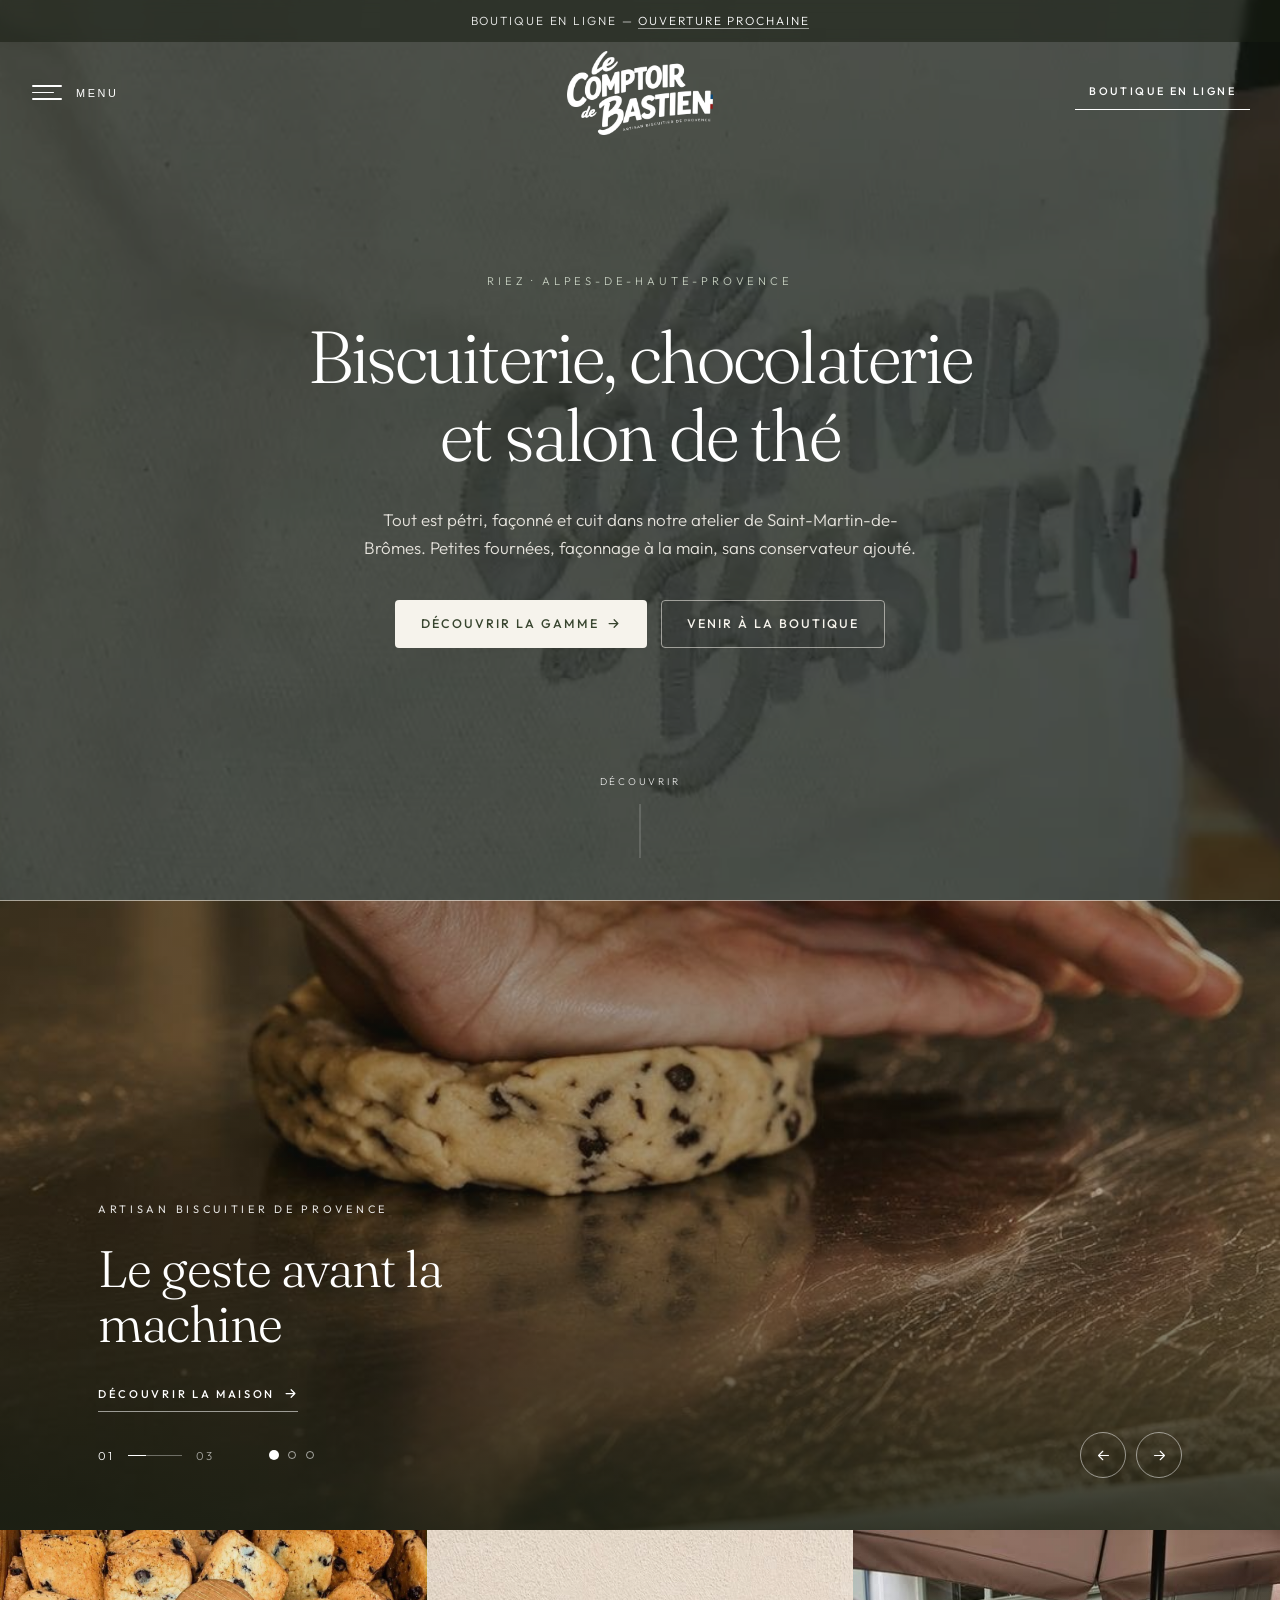
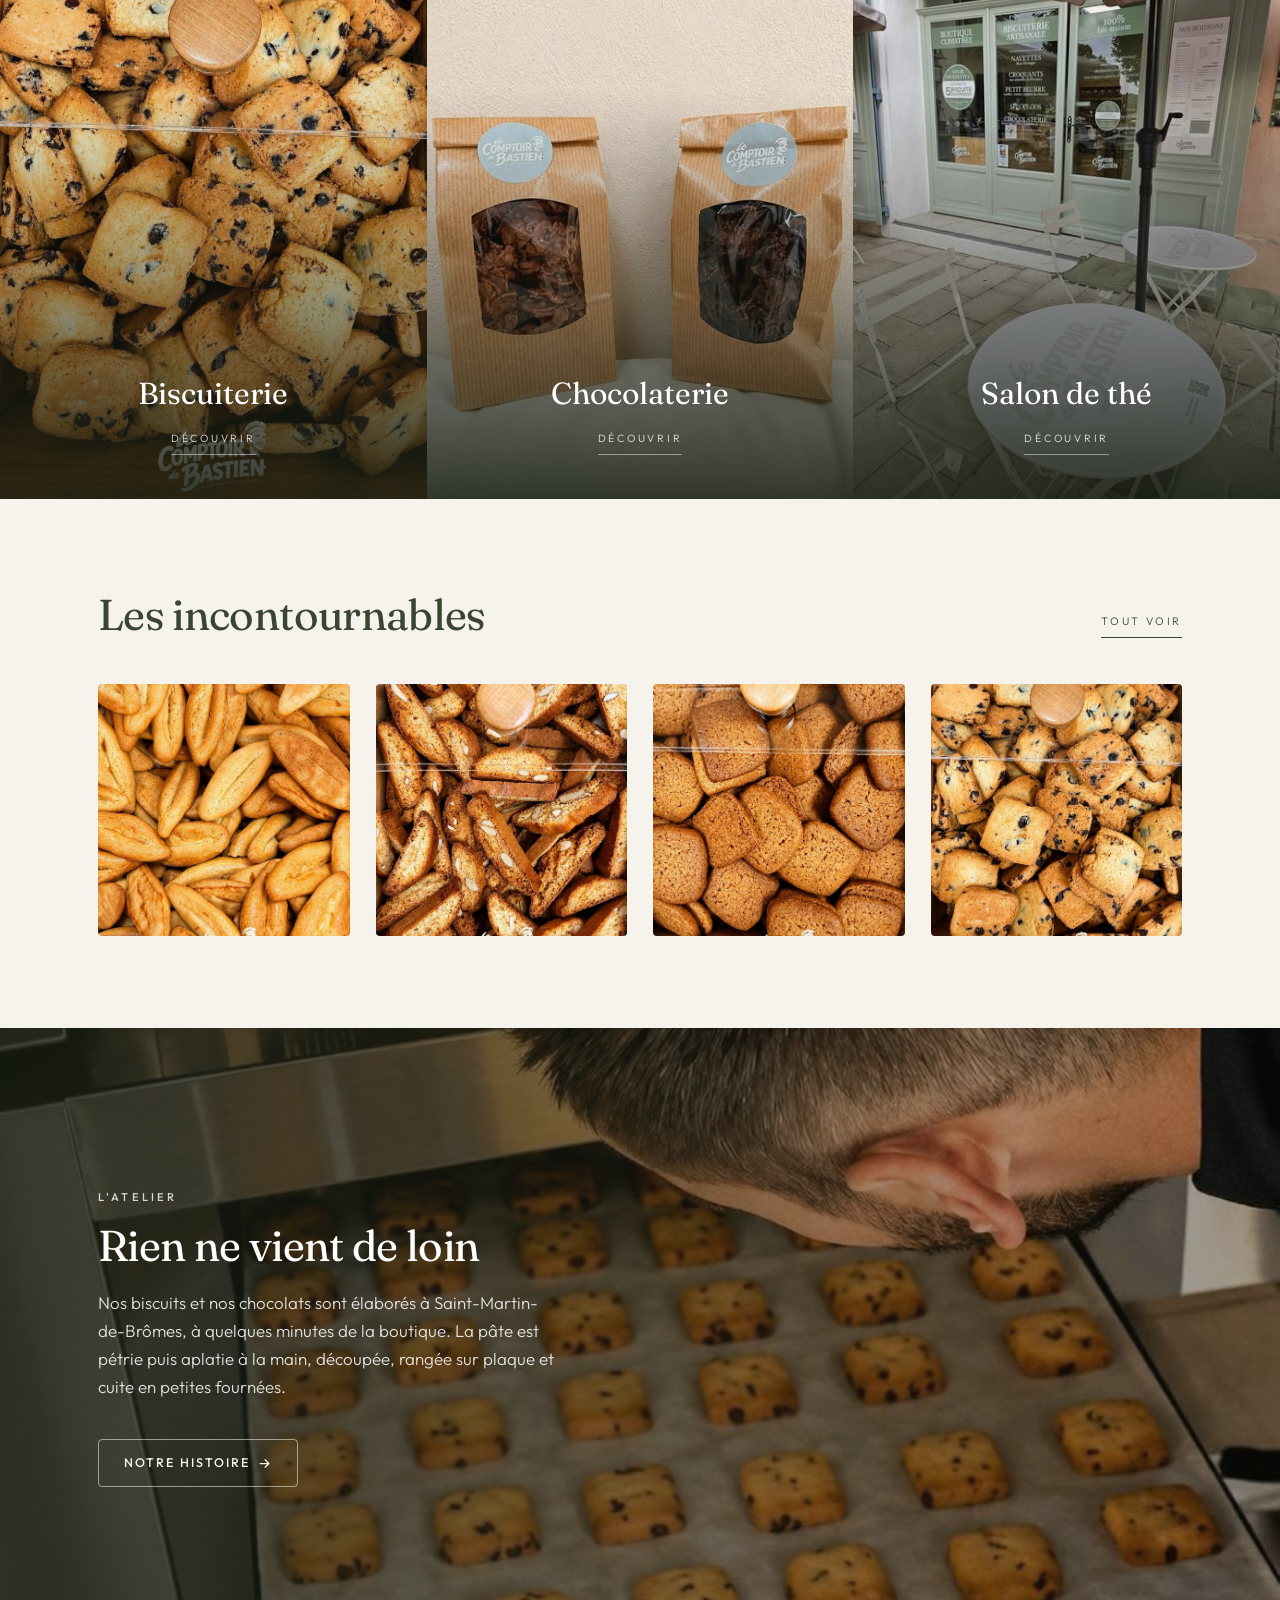
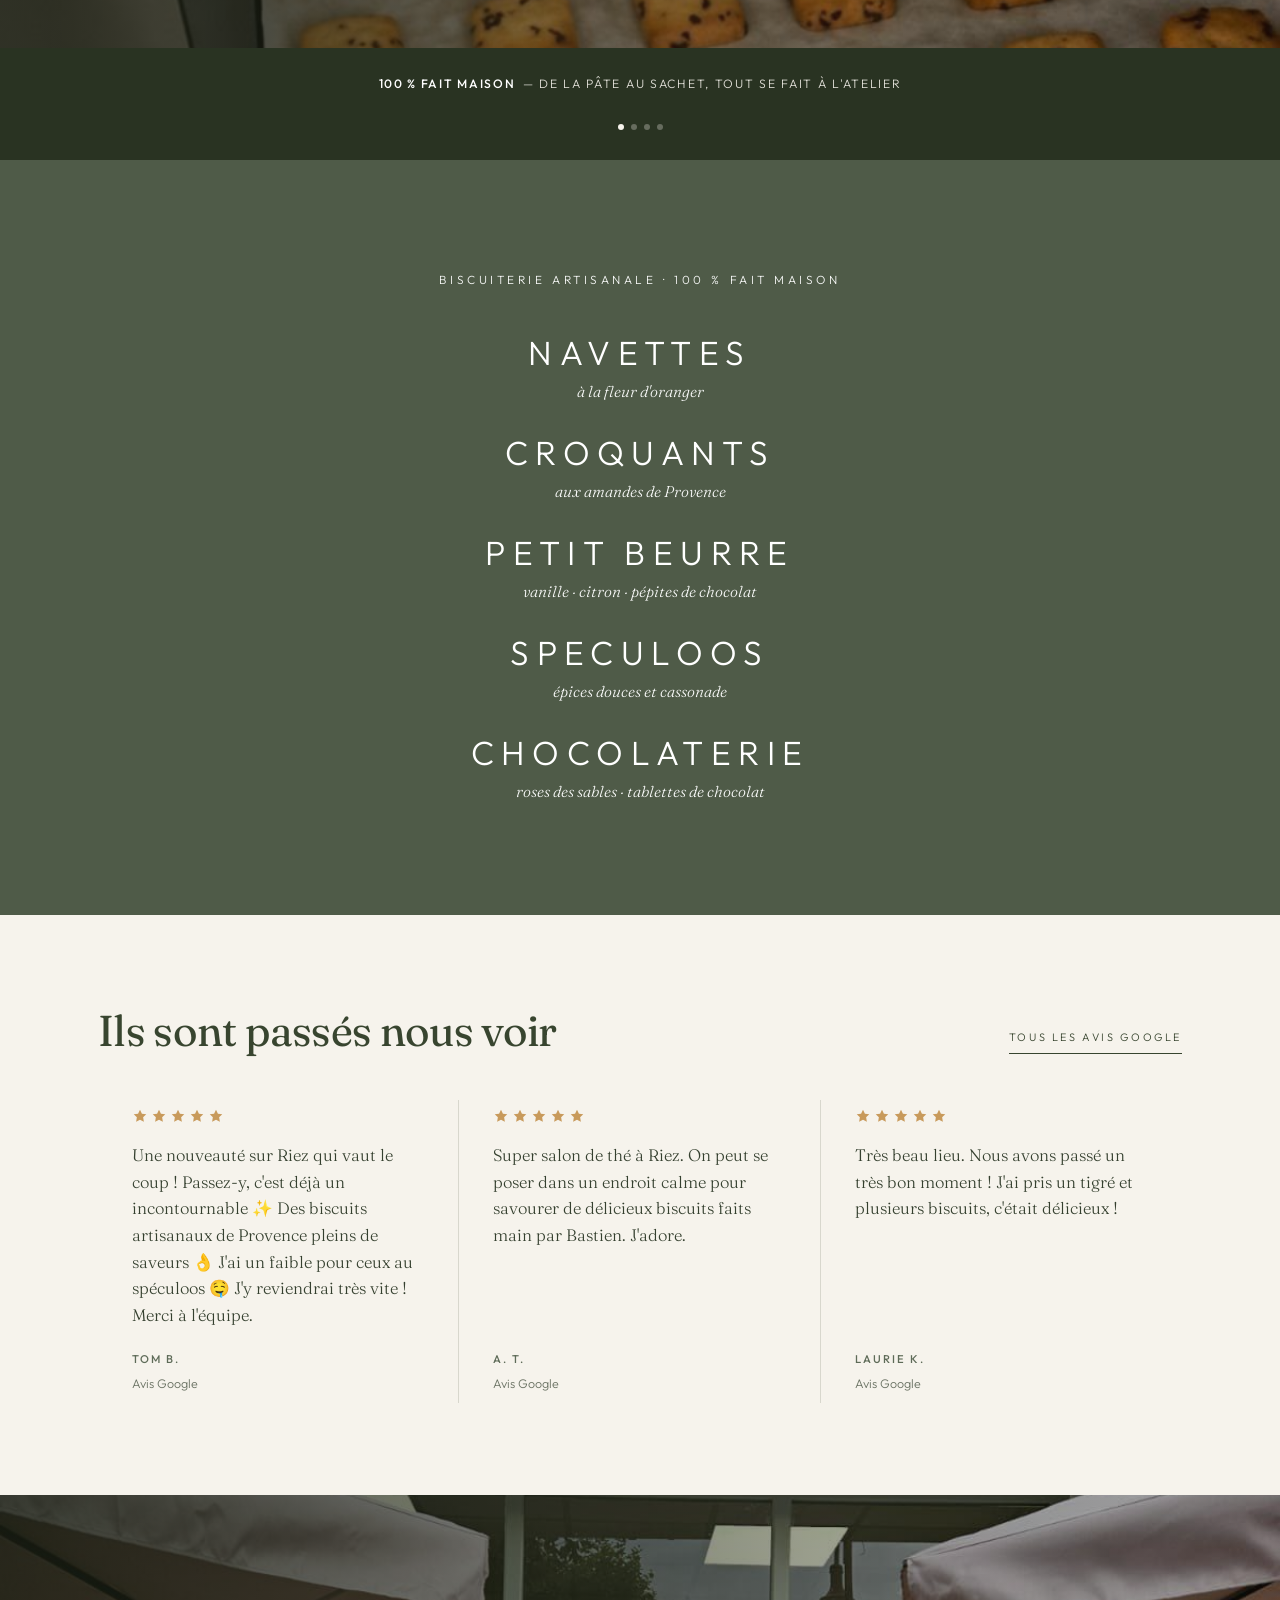
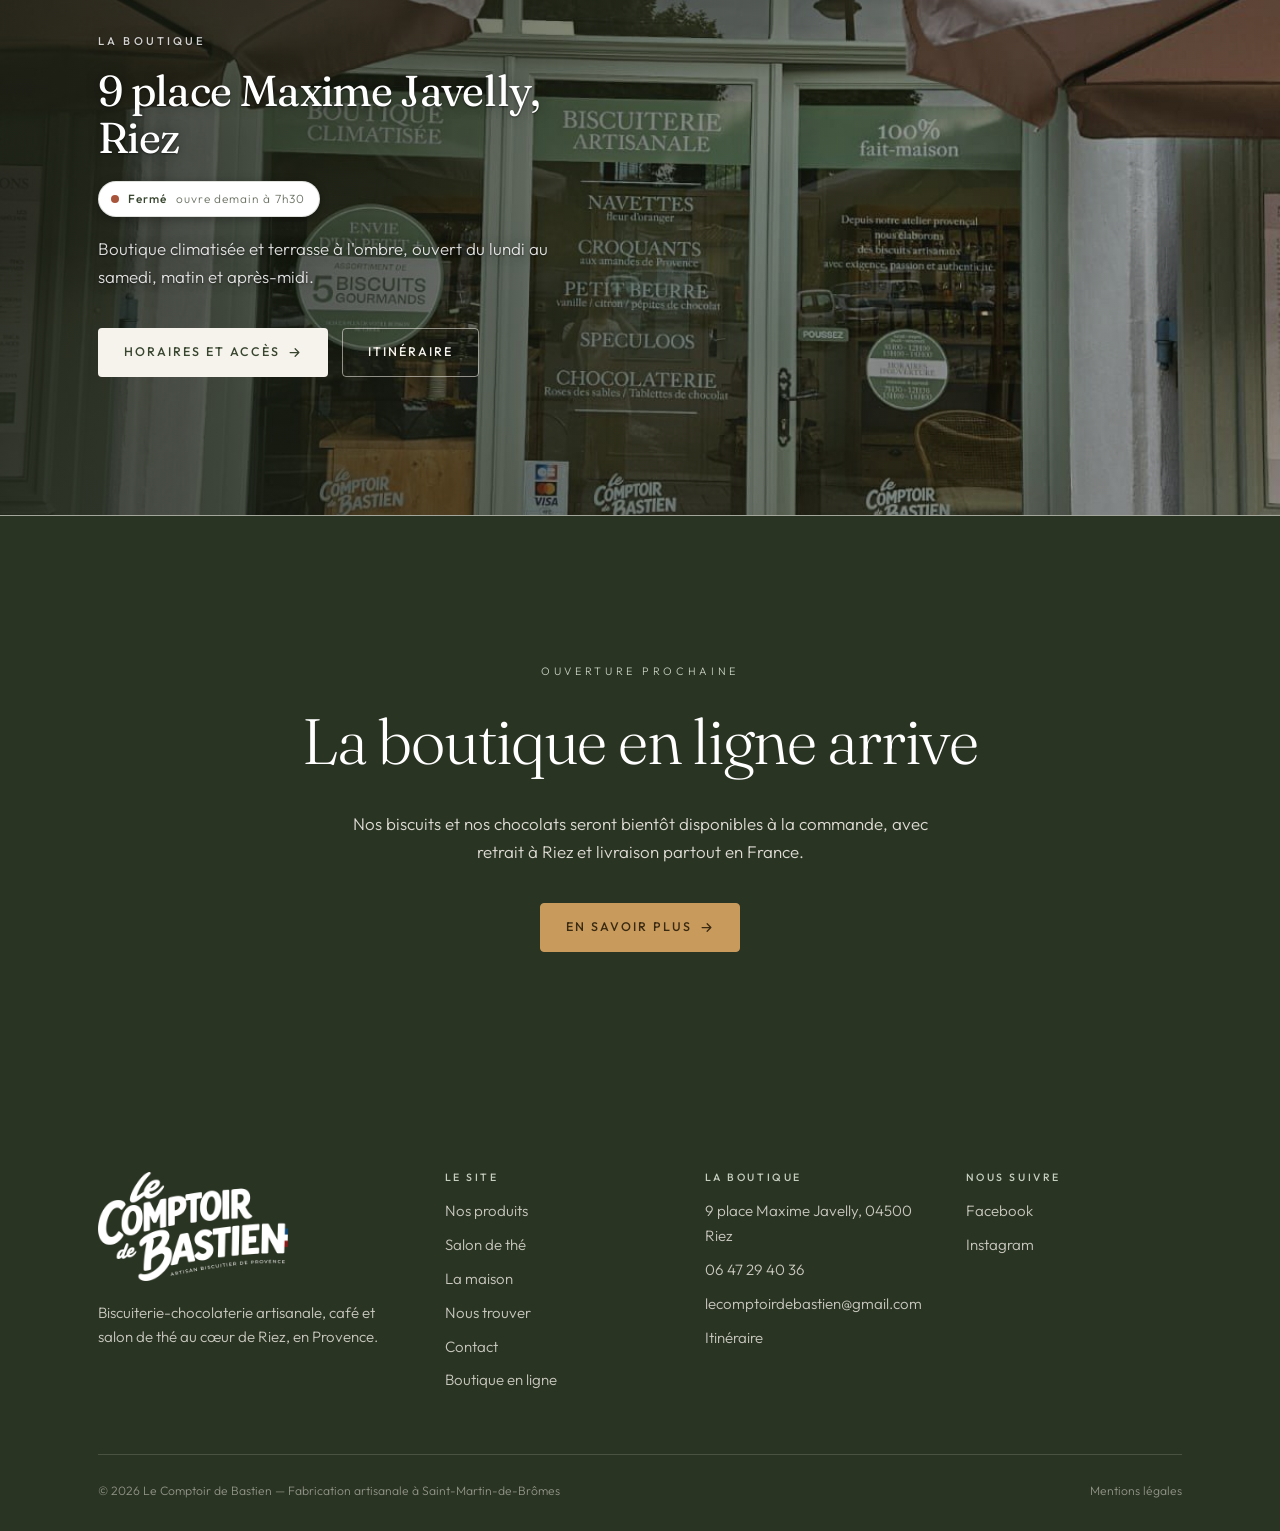
<file: index.html>
<!DOCTYPE html>
<html lang="fr">
<head>
<meta charset="utf-8">
<meta name="viewport" content="width=device-width, initial-scale=1">
<title>Le Comptoir de Bastien — Artisan biscuitier de Provence à Riez</title>
<meta name="description" content="Biscuiterie-chocolaterie artisanale, café et salon de thé à Riez. Navettes, croquants aux amandes, petits beurre, speculoos et chocolats faits maison en Provence.">
<meta name="author" content="Le Comptoir de Bastien">
<meta name="theme-color" content="#ADB8A7">

<!-- Partage sur les réseaux sociaux -->
<meta property="og:type" content="website">
<meta property="og:site_name" content="Le Comptoir de Bastien">
<meta property="og:title" content="Le Comptoir de Bastien — Artisan biscuitier de Provence à Riez">
<meta property="og:description" content="Biscuiterie-chocolaterie artisanale, café et salon de thé à Riez. Navettes, croquants aux amandes, petits beurre, speculoos et chocolats faits maison en Provence.">
<meta property="og:image" content="img/banniere-atelier.jpg">
<meta property="og:locale" content="fr_FR">
<meta name="twitter:card" content="summary_large_image">

<link rel="canonical" href="https://www.lecomptoirdebastien.fr/">
<meta name="robots" content="index, follow, max-image-preview:large, max-snippet:-1">
<meta property="og:url" content="https://www.lecomptoirdebastien.fr/">
<meta name="geo.region" content="FR-04">
<meta name="geo.placename" content="Riez">
<meta name="geo.position" content="43.8158;6.0928">
<meta name="ICBM" content="43.8158, 6.0928">
<script type="application/ld+json">{"@context": "https://schema.org", "@type": "Bakery", "@id": "https://www.lecomptoirdebastien.fr/#boutique", "name": "Le Comptoir de Bastien", "alternateName": "Le Comptoir de Bastien — Artisan biscuitier de Provence", "description": "Biscuiterie et chocolaterie artisanale, café et salon de thé à Riez, dans les Alpes-de-Haute-Provence. Navettes à la fleur d'oranger, croquants aux amandes, petits beurre, speculoos, roses des sables et pâtes à tartiner, fabriqués à la main dans l'atelier de Saint-Martin-de-Brômes.", "url": "https://www.lecomptoirdebastien.fr/", "logo": "https://www.lecomptoirdebastien.fr/img/logo-blanc.png", "image": ["https://www.lecomptoirdebastien.fr/img/devanture.jpg", "https://www.lecomptoirdebastien.fr/img/faconnage-pate.jpg", "https://www.lecomptoirdebastien.fr/img/navettes.jpg"], "telephone": "+33647294036", "email": "lecomptoirdebastien@gmail.com", "founder": {"@type": "Person", "name": "Bastien Burle", "jobTitle": "Artisan biscuitier-chocolatier"}, "foundingDate": "2026-04-01", "vatID": "FR88103855565", "address": {"@type": "PostalAddress", "streetAddress": "9 place Maxime Javelly", "addressLocality": "Riez", "postalCode": "04500", "addressRegion": "Provence-Alpes-Côte d'Azur", "addressCountry": "FR"}, "geo": {"@type": "GeoCoordinates", "latitude": 43.8158, "longitude": 6.0928}, "areaServed": [{"@type": "City", "name": "Riez"}, {"@type": "City", "name": "Moustiers-Sainte-Marie"}, {"@type": "City", "name": "Gréoux-les-Bains"}, {"@type": "City", "name": "Valensole"}, {"@type": "City", "name": "Manosque"}], "servesCuisine": "Biscuiterie, chocolaterie, salon de thé", "priceRange": "€", "currenciesAccepted": "EUR", "paymentAccepted": "Espèces, Carte bancaire", "amenityFeature": [{"@type": "LocationFeatureSpecification", "name": "Boutique climatisée", "value": true}, {"@type": "LocationFeatureSpecification", "name": "Terrasse", "value": true}], "sameAs": ["https://www.facebook.com/people/Le-Comptoir-de-Bastien/61591417957600/", "https://www.instagram.com/le_comptoir_de_bastien/"], "openingHoursSpecification": [{"@type": "OpeningHoursSpecification", "dayOfWeek": ["Monday", "Tuesday", "Thursday", "Friday"], "opens": "08:00", "closes": "12:00"}, {"@type": "OpeningHoursSpecification", "dayOfWeek": ["Monday", "Tuesday", "Thursday", "Friday"], "opens": "15:00", "closes": "18:00"}, {"@type": "OpeningHoursSpecification", "dayOfWeek": ["Wednesday", "Saturday"], "opens": "07:30", "closes": "12:30"}, {"@type": "OpeningHoursSpecification", "dayOfWeek": ["Wednesday", "Saturday"], "opens": "15:00", "closes": "18:00"}, {"@type": "OpeningHoursSpecification", "dayOfWeek": "Sunday", "opens": "00:00", "closes": "00:00"}], "aggregateRating": {"@type": "AggregateRating", "ratingValue": "5", "reviewCount": "9", "bestRating": "5", "worstRating": "1"}, "parentOrganization": {"@type": "Organization", "name": "LE COMPTOIR DE BASTIEN", "legalName": "LE COMPTOIR DE BASTIEN SARL", "taxID": "10385556500018", "vatID": "FR88103855565", "address": {"@type": "PostalAddress", "streetAddress": "15 chemin de la Combe", "addressLocality": "Saint-Martin-de-Brômes", "postalCode": "04800", "addressCountry": "FR"}}}</script>
<script type="application/ld+json">{"@context": "https://schema.org", "@type": "BreadcrumbList", "itemListElement": [{"@type": "ListItem", "position": 1, "name": "Accueil", "item": "https://www.lecomptoirdebastien.fr/"}]}</script>
<script type="application/ld+json">{"@context": "https://schema.org", "@type": "FAQPage", "mainEntity": [{"@type": "Question", "name": "Où se trouve Le Comptoir de Bastien ?", "acceptedAnswer": {"@type": "Answer", "text": "La boutique se trouve 9 place Maxime Javelly, 04500 Riez, dans les Alpes-de-Haute-Provence. Les biscuits et les chocolats sont fabriqués dans l'atelier de Saint-Martin-de-Brômes, qui n'est pas ouvert au public."}}, {"@type": "Question", "name": "Quels sont les horaires d'ouverture ?", "acceptedAnswer": {"@type": "Answer", "text": "La boutique est ouverte du lundi au samedi. Les lundi, mardi, jeudi et vendredi de 8h00 à 12h00 et de 15h00 à 18h00 ; les mercredi et samedi de 7h30 à 12h30 et de 15h00 à 18h00. Fermé le dimanche."}}, {"@type": "Question", "name": "Quels biscuits propose Le Comptoir de Bastien ?", "acceptedAnswer": {"@type": "Answer", "text": "Des navettes à la fleur d'oranger, des croquants aux amandes et au miel de Provence, des petits beurre vanille, citron ou pépites de chocolat, et des speculoos. Côté chocolaterie : roses des sables, amandes caramélisées et pâtes à tartiner aux noisettes."}}, {"@type": "Question", "name": "Peut-on s'asseoir pour consommer sur place ?", "acceptedAnswer": {"@type": "Answer", "text": "Oui. Le Comptoir de Bastien est aussi un café et salon de thé, avec une boutique climatisée et une terrasse à l'ombre. La carte propose des cafés, des thés, des infusions, des jus de fruits et des kombuchas, à accompagner des gourmandises préparées le matin même."}}, {"@type": "Question", "name": "Les biscuits sont-ils faits maison ?", "acceptedAnswer": {"@type": "Answer", "text": "Oui, tout est fabriqué artisanalement dans l'atelier de Saint-Martin-de-Brômes par Bastien Burle : pâte pétrie, découpée, rangée sur plaque et cuite en petites fournées, sans conservateur ajouté."}}, {"@type": "Question", "name": "Peut-on commander en ligne ?", "acceptedAnswer": {"@type": "Answer", "text": "La boutique en ligne n'est pas encore ouverte. En attendant, les commandes se font par téléphone au 06 47 29 40 36 ou par e-mail à lecomptoirdebastien@gmail.com, avec retrait à la boutique de Riez. Pour un coffret ou une grande quantité, prévenir quelques jours à l'avance."}}, {"@type": "Question", "name": "Proposez-vous des coffrets cadeaux ?", "acceptedAnswer": {"@type": "Answer", "text": "Oui. Des boîtes métal collector illustrées Provence, Riez et Pétanque, garnies de biscuits, ainsi qu'un assortiment de cinq biscuits gourmands. Des coffrets sur mesure sont réalisables pour les entreprises et les événements."}}]}</script>

<link rel="icon" href="img/favicon.png" type="image/png">
<link rel="apple-touch-icon" href="img/favicon.png">

<link rel="preconnect" href="https://fonts.googleapis.com">
<link rel="preconnect" href="https://fonts.gstatic.com" crossorigin>
<link href="https://fonts.googleapis.com/css2?family=Fraunces:ital,opsz,wght@0,9..144,400..700;1,9..144,400..600&family=Outfit:wght@200;300;400;500;700&display=swap" rel="stylesheet">
<link rel="stylesheet" href="css/style.css?v=20260925c">
</head>
<body class="has-overlay-header">

<!-- Vidéo d'atelier, fixée derrière tout le site -->
<div class="site-video" aria-hidden="true">
  <img class="poster" src="media/atelier-poster.jpg" alt="" width="1280" height="722">
  <video autoplay muted loop playsinline preload="auto" poster="media/atelier-poster.jpg">
    <source src="media/atelier.mp4" type="video/mp4">
  </video>
</div>
<div class="site-veil" aria-hidden="true"></div>

<div class="topbar is-overlay">
<div class="announce">
  Boutique en ligne — <a href="boutique-en-ligne.html">ouverture prochaine</a>
</div>

<header class="site-header is-overlay">
  <div class="nav-wrap">

    <div class="nav-lead">
      <button class="nav-toggle" type="button" aria-expanded="false" aria-controls="nav-drawer" aria-label="Ouvrir le menu">
        <span class="burger" aria-hidden="true"><span></span><span></span><span></span></span>
        <span class="toggle-word">Menu</span>
      </button>
    </div>

    <a class="brand" href="index.html" aria-label="Le Comptoir de Bastien — retour à l'accueil">
      <img src="img/logo-blanc.png" alt="Le Comptoir de Bastien, Artisan biscuitier de Provence" width="900" height="516">
    </a>

    <div class="nav-right">
      <a class="nav-cta" href="boutique-en-ligne.html">Boutique en ligne</a>
    </div>

  </div>
</header>
</div>

<!-- Tiroir de navigation -->
<div class="drawer-veil" hidden></div>

<aside class="drawer" id="nav-drawer" aria-label="Navigation principale" aria-hidden="true">
  <div class="drawer-inner">

    <button class="drawer-close" type="button" aria-label="Fermer le menu">
      <span class="x" aria-hidden="true"><span></span><span></span></span>
      <span class="word">Fermer</span>
    </button>

    <nav class="drawer-main" aria-label="Rubriques principales">
      <ul>
          <li><a href="produits.html">Nos produits</a></li>
          <li><a href="salon-de-the.html">Salon de thé</a></li>
          <li><a href="boutique-en-ligne.html">Boutique en ligne</a></li>
          <li><a href="la-maison.html">La maison</a></li>
      </ul>
    </nav>

    <nav class="drawer-second" aria-label="Liens secondaires">
      <ul>
          <li><a href="index.html" aria-current="page">Accueil</a></li>
          <li><a href="nous-trouver.html">Nous trouver</a></li>
          <li><a href="contact.html">Contact</a></li>
          <li><a href="mentions-legales.html">Mentions légales</a></li>
      </ul>
      <div class="drawer-social">
        <a href="https://www.instagram.com/le_comptoir_de_bastien/" target="_blank" rel="noopener">Instagram</a>
        <a href="https://www.facebook.com/people/Le-Comptoir-de-Bastien/61591417957600/" target="_blank" rel="noopener">Facebook</a>
      </div>
    </nav>

  </div>
</aside>

<main id="contenu">

<!-- Première zone : la vidéo de l'atelier, plein écran -->
<section class="hero-video on-video">
  <div class="container">
    <span class="s-kicker">Riez · Alpes-de-Haute-Provence</span>
    <h1 class="s-title">Biscuiterie, chocolaterie<br>et salon de thé</h1>
    <p class="s-text">Tout est pétri, façonné et cuit dans notre atelier de Saint-Martin-de-Brômes.
    Petites fournées, façonnage à la main, sans conservateur ajouté.</p>
    <div class="btn-row hero-actions">
      <a class="btn btn-light" href="produits.html">Découvrir la gamme <svg viewBox="0 0 24 24" fill="none" stroke="currentColor" stroke-width="2" stroke-linecap="round" stroke-linejoin="round" aria-hidden="true"><path d="M5 12h14M13 6l6 6-6 6"/></svg></a>
      <a class="btn btn-outline-light" href="nous-trouver.html">Venir à la boutique</a>
    </div>
  </div>
  <a class="scroll-cue" href="#suite" aria-label="Faire défiler vers la suite">
    <span class="cue-word">Découvrir</span>
    <span class="cue-line" aria-hidden="true"></span>
  </a>
</section>

<!-- Deuxième zone : le carrousel -->
<section class="slider is-second" id="suite" tabindex="0" aria-roledescription="carrousel" aria-label="Mises en avant">

  <article class="slide is-active" aria-hidden="false">
    <div class="slide-media">
      <img src="img/faconnage-pate.jpg" alt="Façonnage à la main d'une pâte à biscuits aux pépites de chocolat" width="1068" height="1472" fetchpriority="high">
    </div>
    <div class="slide-content">
      <div class="container">
        <span class="slide-kicker">Artisan biscuitier de Provence</span>
        <p class="slide-title">Le geste avant la machine</p>
        <a class="slide-link" href="la-maison.html">Découvrir la maison <svg viewBox="0 0 24 24" fill="none" stroke="currentColor" stroke-width="2" stroke-linecap="round" stroke-linejoin="round" aria-hidden="true"><path d="M5 12h14M13 6l6 6-6 6"/></svg></a>
      </div>
    </div>
  </article>

  <article class="slide" aria-hidden="true">
    <div class="slide-media">
      <img src="img/croquants-amandes.jpg" alt="Croquants aux amandes de Provence dans un plateau en bois" width="1100" height="1466" loading="lazy">
    </div>
    <div class="slide-content">
      <div class="container">
        <span class="slide-kicker">Navettes &amp; croquants</span>
        <p class="slide-title">Les recettes d'ici, sans raccourci</p>
        <a class="slide-link" href="produits.html">Voir la gamme <svg viewBox="0 0 24 24" fill="none" stroke="currentColor" stroke-width="2" stroke-linecap="round" stroke-linejoin="round" aria-hidden="true"><path d="M5 12h14M13 6l6 6-6 6"/></svg></a>
      </div>
    </div>
  </article>

  <article class="slide" aria-hidden="true">
    <div class="slide-media">
      <img src="img/cafe-rose-des-sables.jpg" alt="Un expresso et une assiette de roses des sables sur une table du salon de thé" width="526" height="715" loading="lazy">
    </div>
    <div class="slide-content">
      <div class="container">
        <span class="slide-kicker">Café &amp; salon de thé</span>
        <p class="slide-title">S'asseoir, place Maxime Javelly</p>
        <a class="slide-link" href="salon-de-the.html">Consulter la carte <svg viewBox="0 0 24 24" fill="none" stroke="currentColor" stroke-width="2" stroke-linecap="round" stroke-linejoin="round" aria-hidden="true"><path d="M5 12h14M13 6l6 6-6 6"/></svg></a>
      </div>
    </div>
  </article>

  <div class="slider-nav">
    <div class="container">
      <div class="slider-count">
        <span class="cur">01</span>
        <span class="bar"><span></span></span>
        <span class="tot">03</span>
      </div>
      <div class="slider-dots" role="tablist" aria-label="Choisir un visuel">
        <button type="button" role="tab" aria-label="Visuel 1" aria-selected="true"></button>
        <button type="button" role="tab" aria-label="Visuel 2" aria-selected="false"></button>
        <button type="button" role="tab" aria-label="Visuel 3" aria-selected="false"></button>
      </div>
      <div class="slider-btns">
        <button class="slider-btn prev" type="button" aria-label="Visuel précédent"><svg viewBox="0 0 24 24" fill="none" stroke="currentColor" stroke-width="1.6" stroke-linecap="round" stroke-linejoin="round" aria-hidden="true"><path d="M19 12H5M11 6l-6 6 6 6"/></svg></button>
        <button class="slider-btn next" type="button" aria-label="Visuel suivant"><svg viewBox="0 0 24 24" fill="none" stroke="currentColor" stroke-width="1.6" stroke-linecap="round" stroke-linejoin="round" aria-hidden="true"><path d="M5 12h14M13 6l6 6-6 6"/></svg></button>
      </div>
    </div>
  </div>

</section>

<!-- Trois collections, images pleine largeur -->
<section style="padding:0">
  <div class="collections">

    <a class="collection" href="produits.html">
      <img src="img/biscuit-pepites.jpg" alt="Petits beurre aux pépites de chocolat en vrac" width="1086" height="1448" loading="lazy">
      <span class="collection-label">
        <span class="c-name">Biscuiterie</span>
        <span class="c-more">Découvrir</span>
      </span>
    </a>

    <a class="collection" href="produits.html">
      <img src="img/sachets-chocolat.jpg" alt="Sachets de chocolats maison à fenêtre transparente" width="526" height="701" loading="lazy">
      <span class="collection-label">
        <span class="c-name">Chocolaterie</span>
        <span class="c-more">Découvrir</span>
      </span>
    </a>

    <a class="collection" href="salon-de-the.html">
      <img src="img/terrasse.jpg" alt="Tables et chaises en terrasse devant la boutique" width="443" height="590" loading="lazy">
      <span class="collection-label">
        <span class="c-name">Salon de thé</span>
        <span class="c-more">Découvrir</span>
      </span>
    </a>

  </div>
</section>

<!-- Sélection de produits -->
<section>
  <div class="container">
    <div class="section-head">
      <h2>Les incontournables</h2>
      <a class="see-all" href="produits.html">Tout voir</a>
    </div>
    <div class="shop-grid planche reveal">

      <a class="shop-item" href="produits.html">
        <span class="thumb"><img src="img/navettes.jpg" alt="Navettes à la fleur d'oranger" width="1086" height="1448" loading="lazy">
          <span class="s-overlay"><span class="s-name">Navettes</span><span class="s-meta">Fleur d'oranger</span></span>
        </span>
      </a>

      <a class="shop-item" href="produits.html">
        <span class="thumb"><img src="img/croquants-boite.jpg" alt="Croquants aux amandes de Provence" width="1086" height="1448" loading="lazy">
          <span class="s-overlay"><span class="s-name">Croquants aux amandes</span><span class="s-meta">Amandes de Provence</span></span>
        </span>
      </a>

      <a class="shop-item" href="produits.html">
        <span class="thumb"><img src="img/biscuit-speculoos.jpg" alt="Biscuits speculoos" width="1086" height="1448" loading="lazy">
          <span class="s-overlay"><span class="s-name">Speculoos</span><span class="s-meta">Cassonade et épices</span></span>
        </span>
      </a>

      <a class="shop-item" href="produits.html">
        <span class="thumb"><img src="img/biscuit-pepites.jpg" alt="Petits beurre aux pépites de chocolat" width="1086" height="1448" loading="lazy">
          <span class="s-overlay"><span class="s-name">Petit beurre pépites</span><span class="s-meta">Chocolat noir</span></span>
        </span>
      </a>

    </div>
  </div>
</section>

<!-- Bande image pleine largeur : l'atelier -->
<section class="fullbleed" style="padding:0">
  <div class="fullbleed-media">
    <img src="img/cuisson-four.jpg" alt="Sortie du four d'une plaque de petits beurre aux pépites de chocolat" width="998" height="1575" loading="lazy">
  </div>
  <div class="container">
    <div class="fullbleed-text">
      <span class="eyebrow">L'atelier</span>
      <h2>Rien ne vient de loin</h2>
      <p>Nos biscuits et nos chocolats sont élaborés à Saint-Martin-de-Brômes, à quelques minutes
      de la boutique. La pâte est pétrie puis aplatie à la main, découpée, rangée sur plaque
      et cuite en petites fournées.</p>
      <div class="btn-row">
        <a class="btn btn-outline-light" href="la-maison.html">Notre histoire <svg viewBox="0 0 24 24" fill="none" stroke="currentColor" stroke-width="2" stroke-linecap="round" stroke-linejoin="round" aria-hidden="true"><path d="M5 12h14M13 6l6 6-6 6"/></svg></a>
      </div>
    </div>
  </div>
</section>

<!-- Bandeau de réassurance rotatif -->
<section class="reassure" style="padding:30px 0" aria-label="Nos engagements">
  <div class="container">
    <div class="reassure-track">
      <p class="reassure-item is-active"><strong>100 % fait maison</strong> — de la pâte au sachet, tout se fait à l'atelier</p>
      <p class="reassure-item"><strong>Cuit en petites fournées</strong> — des quantités volontairement limitées</p>
      <p class="reassure-item"><strong>Boutique climatisée</strong> — et terrasse à l'ombre, place Maxime Javelly</p>
      <p class="reassure-item"><strong>Recettes de Provence</strong> — navettes, croquants et spécialités d'ici</p>
    </div>
    <div class="reassure-dots">
      <button type="button" class="is-active" aria-label="Engagement 1"></button>
      <button type="button" aria-label="Engagement 2"></button>
      <button type="button" aria-label="Engagement 3"></button>
      <button type="button" aria-label="Engagement 4"></button>
    </div>
  </div>
</section>

<!-- Bandeau vitrine : la typographie de la boutique -->
<section class="vitrine">
  <div class="container vitrine-inner">
    <p class="vitrine-title">Biscuiterie artisanale · 100 % fait maison</p>
    <ul class="vitrine-list reveal">
      <li><span class="name">Navettes</span><span class="sub">à la fleur d'oranger</span></li>
      <li><span class="name">Croquants</span><span class="sub">aux amandes de Provence</span></li>
      <li><span class="name">Petit beurre</span><span class="sub">vanille · citron · pépites de chocolat</span></li>
      <li><span class="name">Speculoos</span><span class="sub">épices douces et cassonade</span></li>
      <li><span class="name">Chocolaterie</span><span class="sub">roses des sables · tablettes de chocolat</span></li>
    </ul>
  </div>
</section>

<!-- ============================================================
     AVIS CLIENTS — repris des avis Google publiés par les clients.
     Seuls le prénom et l'initiale du nom sont affichés.
     Pour en ajouter un : dupliquez un bloc <article class="review">.
     ============================================================ -->
<section>
  <div class="container">
    <div class="section-head">
      <h2>Ils sont passés nous voir</h2>
      <a class="see-all" href="https://maps.app.goo.gl/71JwFmcoFoeho4XAA" target="_blank" rel="noopener">Tous les avis Google</a>
    </div>
    <div class="reviews reveal">

      <article class="review">
        <div class="stars" aria-label="Note de 5 sur 5"><svg viewBox="0 0 24 24" fill="currentColor" aria-hidden="true"><path d="m12 2.6 2.9 5.9 6.5.95-4.7 4.58 1.1 6.47L12 17.45 6.2 20.5l1.1-6.47L2.6 9.45l6.5-.95L12 2.6Z"/></svg><svg viewBox="0 0 24 24" fill="currentColor" aria-hidden="true"><path d="m12 2.6 2.9 5.9 6.5.95-4.7 4.58 1.1 6.47L12 17.45 6.2 20.5l1.1-6.47L2.6 9.45l6.5-.95L12 2.6Z"/></svg><svg viewBox="0 0 24 24" fill="currentColor" aria-hidden="true"><path d="m12 2.6 2.9 5.9 6.5.95-4.7 4.58 1.1 6.47L12 17.45 6.2 20.5l1.1-6.47L2.6 9.45l6.5-.95L12 2.6Z"/></svg><svg viewBox="0 0 24 24" fill="currentColor" aria-hidden="true"><path d="m12 2.6 2.9 5.9 6.5.95-4.7 4.58 1.1 6.47L12 17.45 6.2 20.5l1.1-6.47L2.6 9.45l6.5-.95L12 2.6Z"/></svg><svg viewBox="0 0 24 24" fill="currentColor" aria-hidden="true"><path d="m12 2.6 2.9 5.9 6.5.95-4.7 4.58 1.1 6.47L12 17.45 6.2 20.5l1.1-6.47L2.6 9.45l6.5-.95L12 2.6Z"/></svg></div>
        <blockquote>Une nouveauté sur Riez qui vaut le coup ! Passez-y, c'est déjà un incontournable ✨
        Des biscuits artisanaux de Provence pleins de saveurs 👌 J'ai un faible pour ceux au spéculoos 🤤
        J'y reviendrai très vite ! Merci à l'équipe.</blockquote>
        <p class="who">Tom B.<span class="source">Avis Google</span></p>
      </article>

      <article class="review">
        <div class="stars" aria-label="Note de 5 sur 5"><svg viewBox="0 0 24 24" fill="currentColor" aria-hidden="true"><path d="m12 2.6 2.9 5.9 6.5.95-4.7 4.58 1.1 6.47L12 17.45 6.2 20.5l1.1-6.47L2.6 9.45l6.5-.95L12 2.6Z"/></svg><svg viewBox="0 0 24 24" fill="currentColor" aria-hidden="true"><path d="m12 2.6 2.9 5.9 6.5.95-4.7 4.58 1.1 6.47L12 17.45 6.2 20.5l1.1-6.47L2.6 9.45l6.5-.95L12 2.6Z"/></svg><svg viewBox="0 0 24 24" fill="currentColor" aria-hidden="true"><path d="m12 2.6 2.9 5.9 6.5.95-4.7 4.58 1.1 6.47L12 17.45 6.2 20.5l1.1-6.47L2.6 9.45l6.5-.95L12 2.6Z"/></svg><svg viewBox="0 0 24 24" fill="currentColor" aria-hidden="true"><path d="m12 2.6 2.9 5.9 6.5.95-4.7 4.58 1.1 6.47L12 17.45 6.2 20.5l1.1-6.47L2.6 9.45l6.5-.95L12 2.6Z"/></svg><svg viewBox="0 0 24 24" fill="currentColor" aria-hidden="true"><path d="m12 2.6 2.9 5.9 6.5.95-4.7 4.58 1.1 6.47L12 17.45 6.2 20.5l1.1-6.47L2.6 9.45l6.5-.95L12 2.6Z"/></svg></div>
        <blockquote>Super salon de thé à Riez. On peut se poser dans un endroit calme pour savourer
        de délicieux biscuits faits main par Bastien. J'adore.</blockquote>
        <p class="who">A. T.<span class="source">Avis Google</span></p>
      </article>

      <article class="review">
        <div class="stars" aria-label="Note de 5 sur 5"><svg viewBox="0 0 24 24" fill="currentColor" aria-hidden="true"><path d="m12 2.6 2.9 5.9 6.5.95-4.7 4.58 1.1 6.47L12 17.45 6.2 20.5l1.1-6.47L2.6 9.45l6.5-.95L12 2.6Z"/></svg><svg viewBox="0 0 24 24" fill="currentColor" aria-hidden="true"><path d="m12 2.6 2.9 5.9 6.5.95-4.7 4.58 1.1 6.47L12 17.45 6.2 20.5l1.1-6.47L2.6 9.45l6.5-.95L12 2.6Z"/></svg><svg viewBox="0 0 24 24" fill="currentColor" aria-hidden="true"><path d="m12 2.6 2.9 5.9 6.5.95-4.7 4.58 1.1 6.47L12 17.45 6.2 20.5l1.1-6.47L2.6 9.45l6.5-.95L12 2.6Z"/></svg><svg viewBox="0 0 24 24" fill="currentColor" aria-hidden="true"><path d="m12 2.6 2.9 5.9 6.5.95-4.7 4.58 1.1 6.47L12 17.45 6.2 20.5l1.1-6.47L2.6 9.45l6.5-.95L12 2.6Z"/></svg><svg viewBox="0 0 24 24" fill="currentColor" aria-hidden="true"><path d="m12 2.6 2.9 5.9 6.5.95-4.7 4.58 1.1 6.47L12 17.45 6.2 20.5l1.1-6.47L2.6 9.45l6.5-.95L12 2.6Z"/></svg></div>
        <blockquote>Très beau lieu. Nous avons passé un très bon moment ! J'ai pris un tigré
        et plusieurs biscuits, c'était délicieux !</blockquote>
        <p class="who">Laurie K.<span class="source">Avis Google</span></p>
      </article>

    </div>
  </div>
</section>

<!-- Bande image : la boutique -->
<section class="fullbleed shop-spot" style="padding:0">
  <div class="fullbleed-media">
    <img src="img/devanture.jpg" alt="La devanture vert sauge de la boutique du Comptoir de Bastien à Riez" width="1200" height="1600" loading="lazy">
  </div>
  <div class="container">
    <div class="fullbleed-text">
      <span class="eyebrow">La boutique</span>
      <h2>9 place Maxime Javelly, Riez</h2>
      <span class="open-state" aria-live="polite"><span class="dot" aria-hidden="true"></span><span class="label">Ouvert</span><span class="detail"></span></span>
      <p>Boutique climatisée et terrasse à l'ombre, ouvert du lundi au samedi,
      matin et après-midi.</p>
      <div class="btn-row">
        <a class="btn btn-light" href="nous-trouver.html">Horaires et accès <svg viewBox="0 0 24 24" fill="none" stroke="currentColor" stroke-width="2" stroke-linecap="round" stroke-linejoin="round" aria-hidden="true"><path d="M5 12h14M13 6l6 6-6 6"/></svg></a>
        <a class="btn btn-outline-light" href="https://maps.app.goo.gl/71JwFmcoFoeho4XAA" target="_blank" rel="noopener">Itinéraire</a>
      </div>
    </div>
  </div>
</section>

<!-- Boutique en ligne -->
<section class="statement on-video">
  <div class="container">
    <span class="s-kicker">Ouverture prochaine</span>
    <p class="s-title">La boutique en ligne arrive</p>
    <p class="s-text">Nos biscuits et nos chocolats seront bientôt disponibles à la commande,
    avec retrait à Riez et livraison partout en France.</p>
    <div class="btn-row" style="justify-content:center">
      <a class="btn btn-cta" href="boutique-en-ligne.html">En savoir plus <svg viewBox="0 0 24 24" fill="none" stroke="currentColor" stroke-width="2" stroke-linecap="round" stroke-linejoin="round" aria-hidden="true"><path d="M5 12h14M13 6l6 6-6 6"/></svg></a>
    </div>
  </div>
</section>

</main>

<button class="to-top" type="button" aria-label="Revenir en haut de la page">
  <svg viewBox="0 0 24 24" fill="none" stroke="currentColor" stroke-width="1.6" stroke-linecap="round" stroke-linejoin="round" aria-hidden="true">
    <path d="M12 19V5M6 11l6-6 6 6"/>
  </svg>
</button>

<nav class="action-bar" aria-label="Actions rapides">
  <a href="tel:+33647294036"><svg viewBox="0 0 24 24" fill="none" stroke="currentColor" stroke-width="1.6" stroke-linecap="round" stroke-linejoin="round" aria-hidden="true"><path d="M22 16.9v3a2 2 0 0 1-2.2 2 19.8 19.8 0 0 1-8.6-3.1 19.5 19.5 0 0 1-6-6A19.8 19.8 0 0 1 2.1 4.2 2 2 0 0 1 4.1 2h3a2 2 0 0 1 2 1.7c.1 1 .4 1.9.7 2.8a2 2 0 0 1-.5 2.1L8.1 9.9a16 16 0 0 0 6 6l1.3-1.3a2 2 0 0 1 2.1-.4c.9.3 1.8.6 2.8.7a2 2 0 0 1 1.7 2Z"/></svg> Appeler</a>
  <a href="https://maps.app.goo.gl/71JwFmcoFoeho4XAA" target="_blank" rel="noopener"><svg viewBox="0 0 24 24" fill="none" stroke="currentColor" stroke-width="1.6" stroke-linecap="round" stroke-linejoin="round" aria-hidden="true"><path d="M12 22s7-7.6 7-12.5A7 7 0 0 0 5 9.5C5 14.4 12 22 12 22z"/><circle cx="12" cy="9.5" r="2.5"/></svg> Itinéraire</a>
</nav>

<footer class="site-footer">
  <div class="container">
    <div class="footer-grid">

      <div class="footer-logo">
        <img src="img/logo-blanc.png" alt="Le Comptoir de Bastien" width="900" height="516" loading="lazy">
        <p>Biscuiterie-chocolaterie artisanale, café et salon de thé au cœur de Riez, en Provence.</p>
      </div>

      <div class="footer-col">
        <h4>Le site</h4>
        <ul>
          <li><a href="produits.html">Nos produits</a></li>
        <li><a href="salon-de-the.html">Salon de thé</a></li>
        <li><a href="la-maison.html">La maison</a></li>
        <li><a href="nous-trouver.html">Nous trouver</a></li>
        <li><a href="contact.html">Contact</a></li>
          <li><a href="boutique-en-ligne.html">Boutique en ligne</a></li>
        </ul>
      </div>

      <div class="footer-col">
        <h4>La boutique</h4>
        <ul>
          <li>9 place Maxime Javelly, 04500 Riez</li>
          <li><a href="tel:+33647294036">06 47 29 40 36</a></li>
          <li><a href="mailto:lecomptoirdebastien@gmail.com">lecomptoirdebastien@gmail.com</a></li>
          <li><a href="https://maps.app.goo.gl/71JwFmcoFoeho4XAA" target="_blank" rel="noopener">Itinéraire</a></li>
        </ul>
      </div>

      <div class="footer-col">
        <h4>Nous suivre</h4>
        <ul>
          <li><a href="https://www.facebook.com/people/Le-Comptoir-de-Bastien/61591417957600/" target="_blank" rel="noopener">Facebook</a></li>
          <li><a href="https://www.instagram.com/le_comptoir_de_bastien/" target="_blank" rel="noopener">Instagram</a></li>
        </ul>
      </div>

    </div>

    <div class="footer-bottom">
      <span>© <span id="year">2026</span> Le Comptoir de Bastien — Fabrication artisanale à Saint-Martin-de-Brômes</span>
      <span><a href="mentions-legales.html">Mentions légales</a></span>
    </div>
  </div>
</footer>

<script src="js/main.js?v=20260925c"></script>
</body>
</html>
</file>
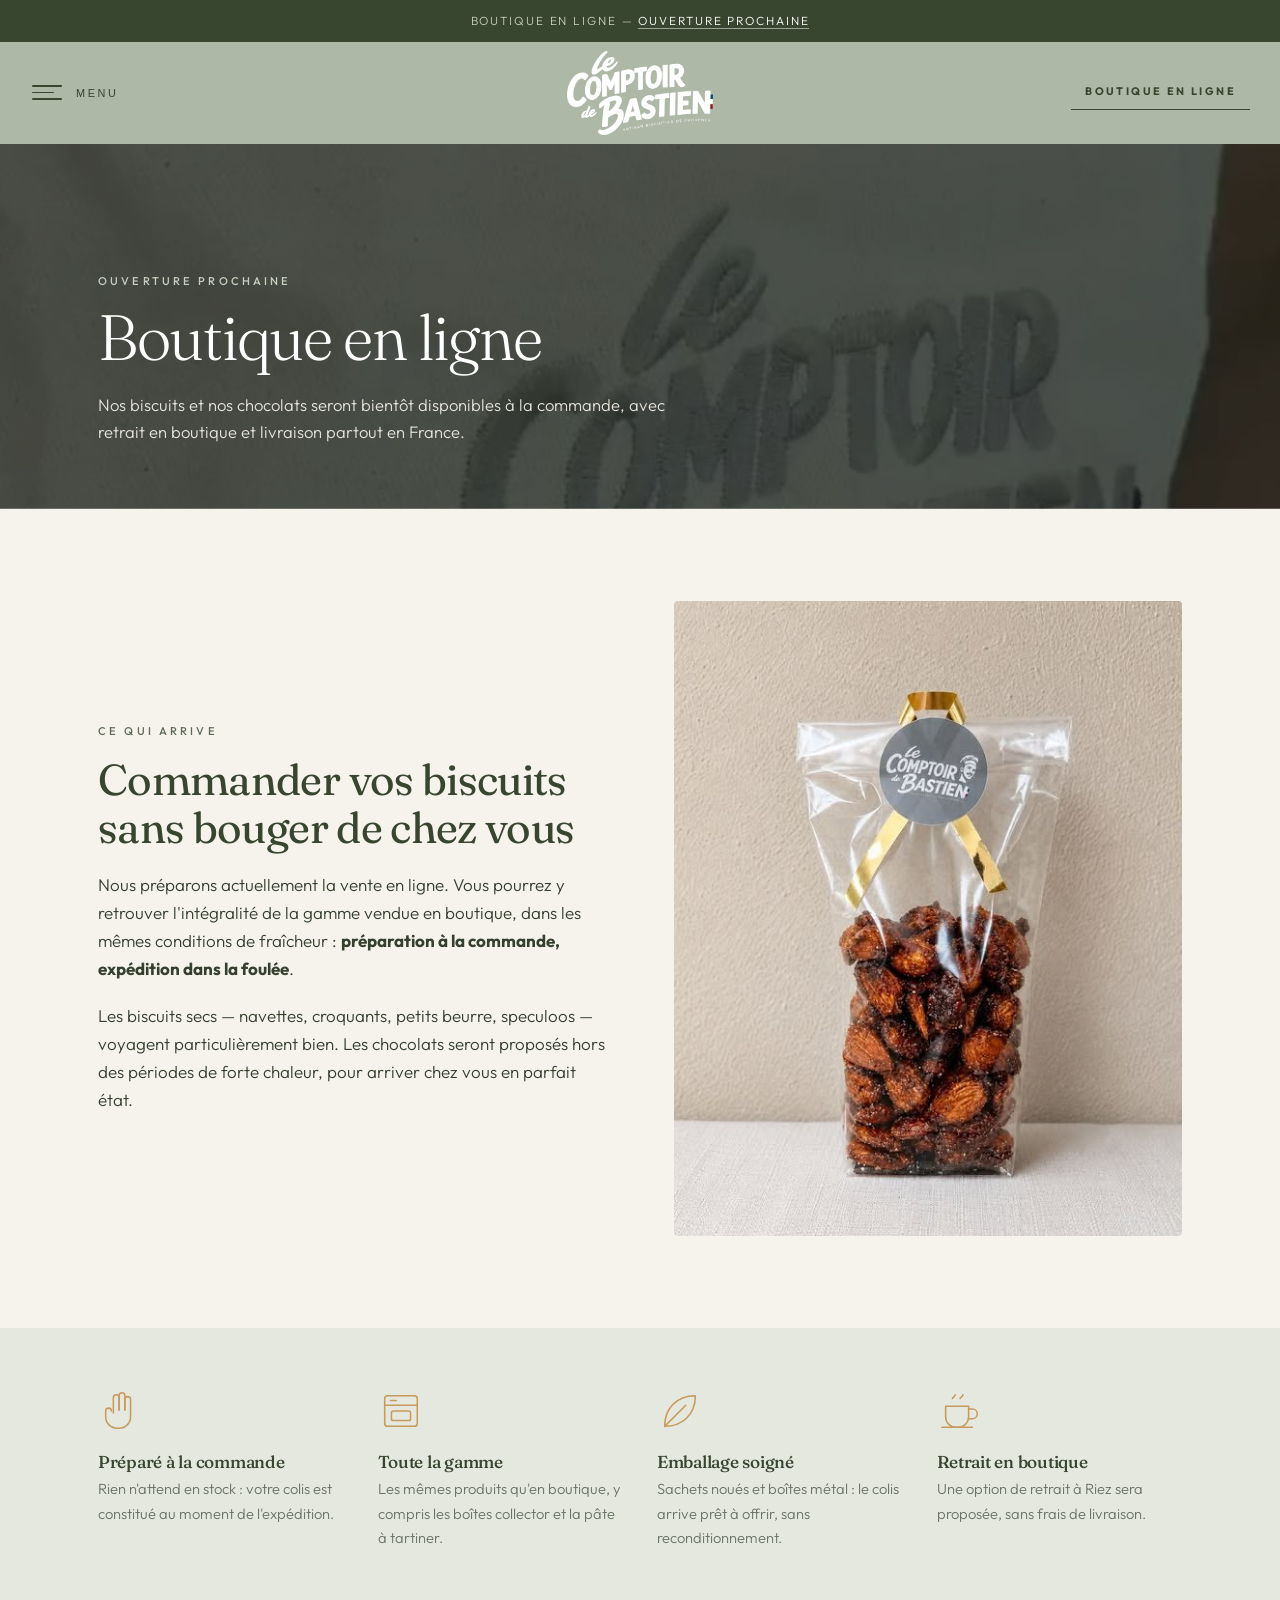
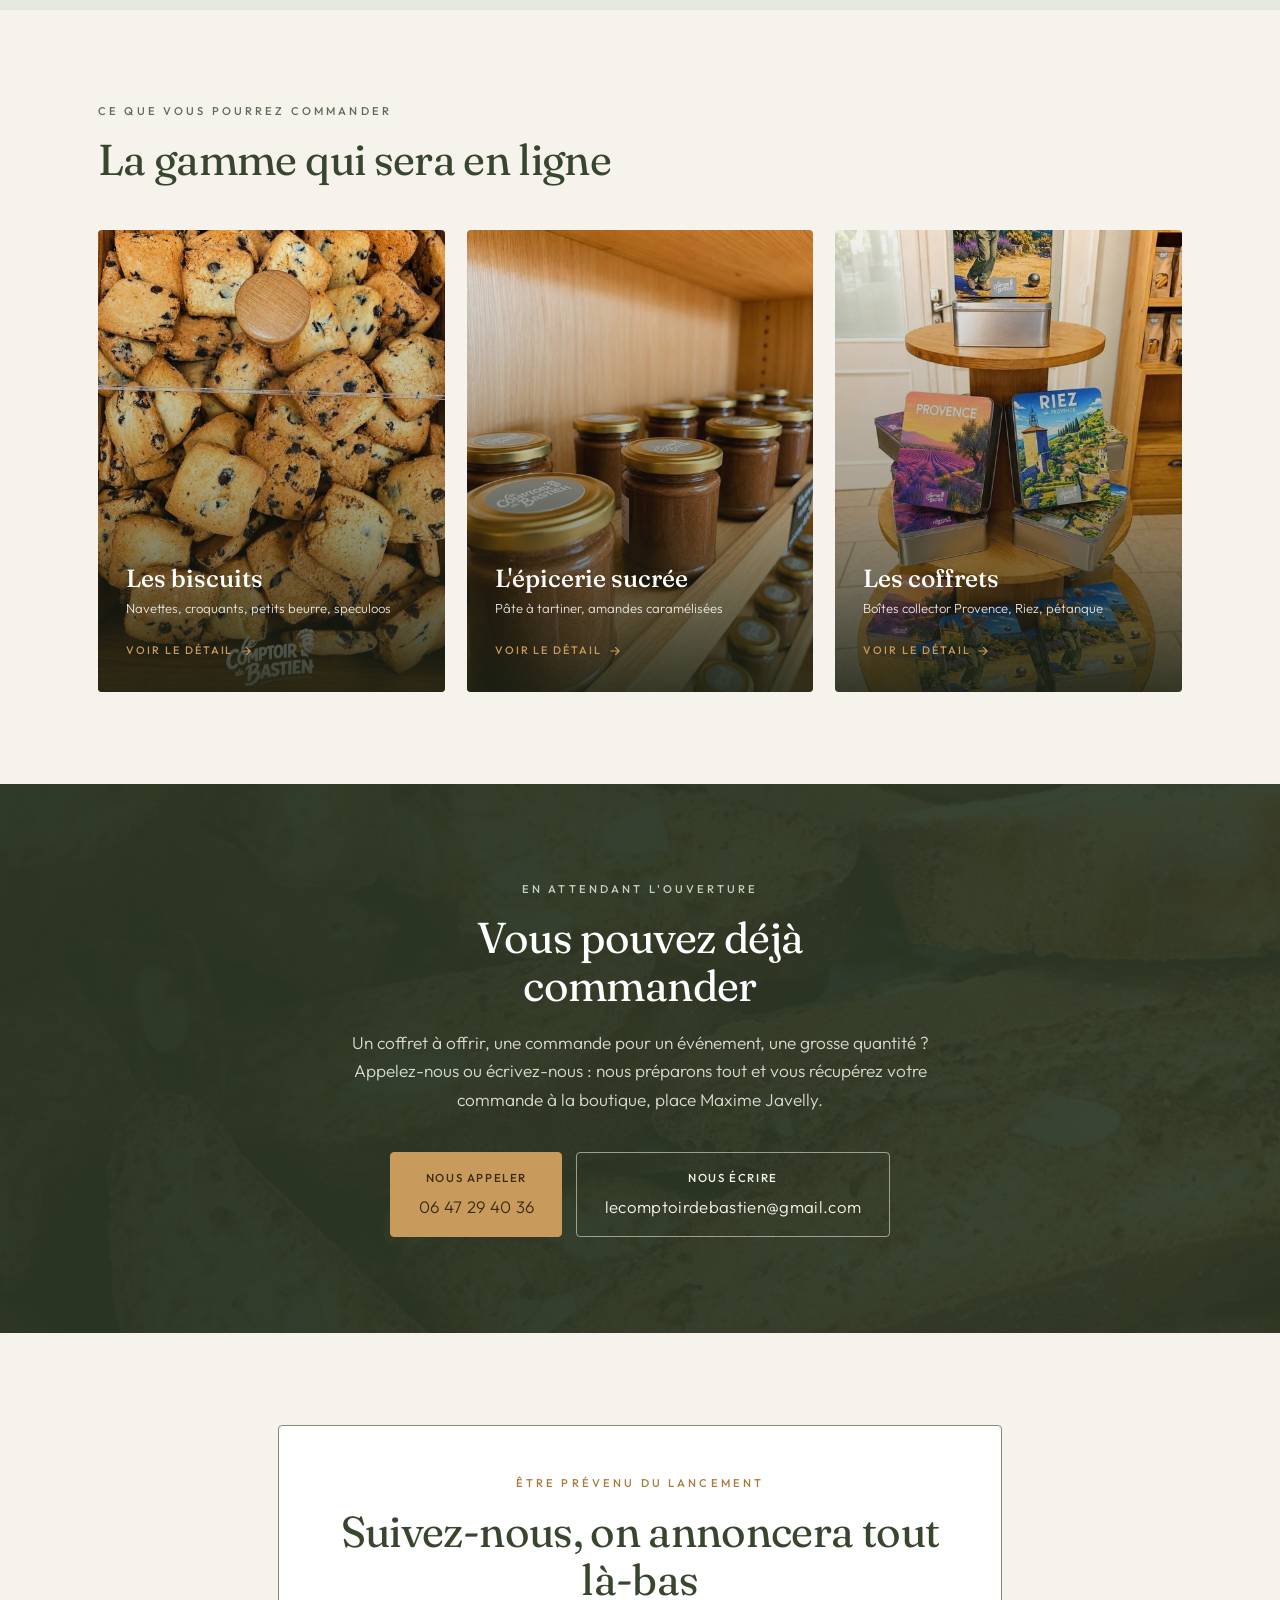
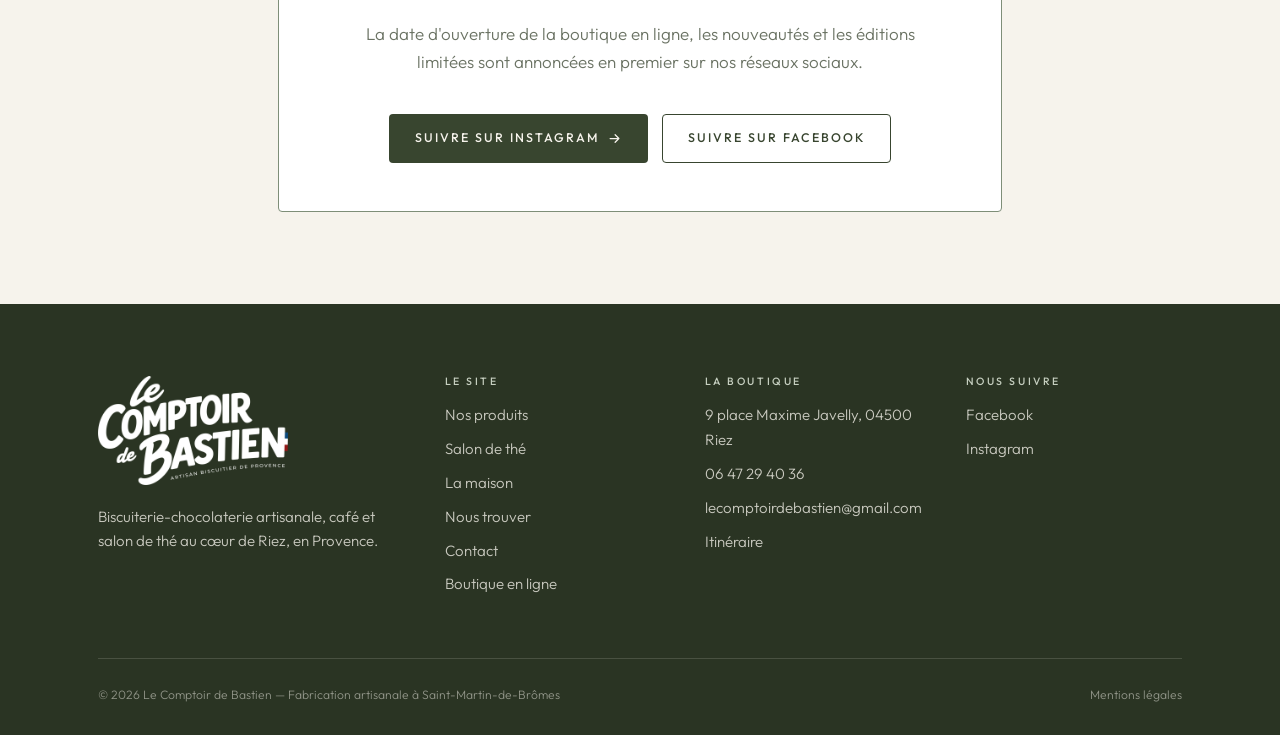
<file: boutique-en-ligne.html>
<!DOCTYPE html>
<html lang="fr">
<head>
<meta charset="utf-8">
<meta name="viewport" content="width=device-width, initial-scale=1">
<title>Boutique en ligne — Le Comptoir de Bastien</title>
<meta name="description" content="La vente en ligne du Comptoir de Bastien ouvre prochainement. En attendant, commandez par téléphone ou par e-mail et retirez à la boutique de Riez.">
<meta name="author" content="Le Comptoir de Bastien">
<meta name="theme-color" content="#ADB8A7">

<!-- Partage sur les réseaux sociaux -->
<meta property="og:type" content="website">
<meta property="og:site_name" content="Le Comptoir de Bastien">
<meta property="og:title" content="Boutique en ligne — Le Comptoir de Bastien">
<meta property="og:description" content="La vente en ligne du Comptoir de Bastien ouvre prochainement. En attendant, commandez par téléphone ou par e-mail et retirez à la boutique de Riez.">
<meta property="og:image" content="img/banniere-atelier.jpg">
<meta property="og:locale" content="fr_FR">
<meta name="twitter:card" content="summary_large_image">

<link rel="canonical" href="https://www.lecomptoirdebastien.fr/boutique-en-ligne.html">
<meta name="robots" content="index, follow, max-image-preview:large, max-snippet:-1">
<meta property="og:url" content="https://www.lecomptoirdebastien.fr/boutique-en-ligne.html">
<meta name="geo.region" content="FR-04">
<meta name="geo.placename" content="Riez">
<meta name="geo.position" content="43.8158;6.0928">
<meta name="ICBM" content="43.8158, 6.0928">
<script type="application/ld+json">{"@context": "https://schema.org", "@type": "Bakery", "@id": "https://www.lecomptoirdebastien.fr/#boutique", "name": "Le Comptoir de Bastien", "url": "https://www.lecomptoirdebastien.fr/"}</script>
<script type="application/ld+json">{"@context": "https://schema.org", "@type": "BreadcrumbList", "itemListElement": [{"@type": "ListItem", "position": 1, "name": "Accueil", "item": "https://www.lecomptoirdebastien.fr/"}, {"@type": "ListItem", "position": 2, "name": "Boutique en ligne", "item": "https://www.lecomptoirdebastien.fr/boutique-en-ligne.html"}]}</script>

<link rel="icon" href="img/favicon.png" type="image/png">
<link rel="apple-touch-icon" href="img/favicon.png">

<link rel="preconnect" href="https://fonts.googleapis.com">
<link rel="preconnect" href="https://fonts.gstatic.com" crossorigin>
<link href="https://fonts.googleapis.com/css2?family=Fraunces:ital,opsz,wght@0,9..144,400..700;1,9..144,400..600&family=Outfit:wght@200;300;400;500;700&display=swap" rel="stylesheet">
<link rel="stylesheet" href="css/style.css?v=20260925c">
</head>
<body>

<!-- Vidéo d'atelier, fixée derrière tout le site -->
<div class="site-video" aria-hidden="true">
  <img class="poster" src="media/atelier-poster.jpg" alt="" width="1280" height="722">
  <video autoplay muted loop playsinline preload="auto" poster="media/atelier-poster.jpg">
    <source src="media/atelier.mp4" type="video/mp4">
  </video>
</div>
<div class="site-veil" aria-hidden="true"></div>

<div class="topbar">
<div class="announce">
  Boutique en ligne — <a href="boutique-en-ligne.html">ouverture prochaine</a>
</div>

<header class="site-header">
  <div class="nav-wrap">

    <div class="nav-lead">
      <button class="nav-toggle" type="button" aria-expanded="false" aria-controls="nav-drawer" aria-label="Ouvrir le menu">
        <span class="burger" aria-hidden="true"><span></span><span></span><span></span></span>
        <span class="toggle-word">Menu</span>
      </button>
    </div>

    <a class="brand" href="index.html" aria-label="Le Comptoir de Bastien — retour à l'accueil">
      <img src="img/logo-blanc.png" alt="Le Comptoir de Bastien, Artisan biscuitier de Provence" width="900" height="516">
    </a>

    <div class="nav-right">
      <a class="nav-cta" href="boutique-en-ligne.html" aria-current="page">Boutique en ligne</a>
    </div>

  </div>
</header>
</div>

<!-- Tiroir de navigation -->
<div class="drawer-veil" hidden></div>

<aside class="drawer" id="nav-drawer" aria-label="Navigation principale" aria-hidden="true">
  <div class="drawer-inner">

    <button class="drawer-close" type="button" aria-label="Fermer le menu">
      <span class="x" aria-hidden="true"><span></span><span></span></span>
      <span class="word">Fermer</span>
    </button>

    <nav class="drawer-main" aria-label="Rubriques principales">
      <ul>
          <li><a href="produits.html">Nos produits</a></li>
          <li><a href="salon-de-the.html">Salon de thé</a></li>
          <li><a href="boutique-en-ligne.html" aria-current="page">Boutique en ligne</a></li>
          <li><a href="la-maison.html">La maison</a></li>
      </ul>
    </nav>

    <nav class="drawer-second" aria-label="Liens secondaires">
      <ul>
          <li><a href="index.html">Accueil</a></li>
          <li><a href="nous-trouver.html">Nous trouver</a></li>
          <li><a href="contact.html">Contact</a></li>
          <li><a href="mentions-legales.html">Mentions légales</a></li>
      </ul>
      <div class="drawer-social">
        <a href="https://www.instagram.com/le_comptoir_de_bastien/" target="_blank" rel="noopener">Instagram</a>
        <a href="https://www.facebook.com/people/Le-Comptoir-de-Bastien/61591417957600/" target="_blank" rel="noopener">Facebook</a>
      </div>
    </nav>

  </div>
</aside>

<main id="contenu">

<section class="page-head on-video">
  <div class="container">
    <span class="eyebrow">Ouverture prochaine</span>
    <h1>Boutique en ligne</h1>
    <p>Nos biscuits et nos chocolats seront bientôt disponibles à la commande,
    avec retrait en boutique et livraison partout en France.</p>
  </div>
</section>

<section>
  <div class="container">
    <div class="split media-right">
      <div class="split-text reveal">
        <span class="eyebrow">Ce qui arrive</span>
        <h2>Commander vos biscuits sans bouger de chez vous</h2>
        <p>Nous préparons actuellement la vente en ligne. Vous pourrez y retrouver
        l'intégralité de la gamme vendue en boutique, dans les mêmes conditions de fraîcheur :
        <strong>préparation à la commande, expédition dans la foulée</strong>.</p>
        <p>Les biscuits secs — navettes, croquants, petits beurre, speculoos — voyagent
        particulièrement bien. Les chocolats seront proposés hors des périodes de forte chaleur,
        pour arriver chez vous en parfait état.</p>
      </div>
      <figure class="split-media reveal">
        <img src="img/amandes-caramelisees.jpg" alt="Sachet d'amandes caramélisées noué d'un ruban doré, prêt à offrir" width="526" height="701" loading="lazy">
      </figure>
    </div>
  </div>
</section>

<section class="band-sage tight">
  <div class="container">
    <div class="promise">
      <div class="promise-item reveal">
        <div class="p-icon"><svg viewBox="0 0 48 48" fill="none" stroke="currentColor" stroke-width="1.6" stroke-linecap="round" stroke-linejoin="round" aria-hidden="true"><path d="M16 26V10a3 3 0 0 1 6 0v13"/><path d="M22 23V8a3 3 0 0 1 6 0v15"/><path d="M28 23V12a3 3 0 0 1 6 0v18a12 12 0 0 1-12 12h-2a12 12 0 0 1-12-12v-6a3 3 0 0 1 6 0"/></svg></div>
        <h3>Préparé à la commande</h3>
        <p>Rien n'attend en stock : votre colis est constitué au moment de l'expédition.</p>
      </div>
      <div class="promise-item reveal">
        <div class="p-icon"><svg viewBox="0 0 48 48" fill="none" stroke="currentColor" stroke-width="1.6" stroke-linecap="round" stroke-linejoin="round" aria-hidden="true"><rect x="7" y="8" width="34" height="32" rx="3"/><path d="M7 18h34"/><path d="M13 13h6"/><rect x="14" y="24" width="20" height="10" rx="2"/></svg></div>
        <h3>Toute la gamme</h3>
        <p>Les mêmes produits qu'en boutique, y compris les boîtes collector et la pâte à tartiner.</p>
      </div>
      <div class="promise-item reveal">
        <div class="p-icon"><svg viewBox="0 0 48 48" fill="none" stroke="currentColor" stroke-width="1.6" stroke-linecap="round" stroke-linejoin="round" aria-hidden="true"><path d="M8 40C8 22 20 8 40 8c0 20-14 32-32 32Z"/><path d="M8 40 30 18"/></svg></div>
        <h3>Emballage soigné</h3>
        <p>Sachets noués et boîtes métal : le colis arrive prêt à offrir, sans reconditionnement.</p>
      </div>
      <div class="promise-item reveal">
        <div class="p-icon"><svg viewBox="0 0 48 48" fill="none" stroke="currentColor" stroke-width="1.6" stroke-linecap="round" stroke-linejoin="round" aria-hidden="true"><path d="M9 19h24v11a11 11 0 0 1-11 11h-2A11 11 0 0 1 9 30V19Z"/><path d="M33 22h4a5 5 0 0 1 0 10h-4"/><path d="M5 41h32"/><path d="M16 11c1-2 3-2 3-4M24 11c1-2 3-2 3-4"/></svg></div>
        <h3>Retrait en boutique</h3>
        <p>Une option de retrait à Riez sera proposée, sans frais de livraison.</p>
      </div>
    </div>
  </div>
</section>

<section>
  <div class="container">
    <span class="eyebrow">Ce que vous pourrez commander</span>
    <h2>La gamme qui sera en ligne</h2>
    <div class="tiles reveal" style="margin-top:46px">

      <a class="tile" href="produits.html">
        <img src="img/petits-beurre.jpg" alt="Petits beurre artisanaux aux pépites de chocolat" width="1086" height="1448" loading="lazy">
        <span class="tile-label">
          <span class="t-name">Les biscuits</span>
          <span class="t-sub">Navettes, croquants, petits beurre, speculoos</span>
          <span class="t-link">Voir le détail <svg viewBox="0 0 24 24" fill="none" stroke="currentColor" stroke-width="2" stroke-linecap="round" stroke-linejoin="round" aria-hidden="true"><path d="M5 12h14M13 6l6 6-6 6"/></svg></span>
        </span>
      </a>

      <a class="tile" href="produits.html">
        <img src="img/pate-a-tartiner.jpg" alt="Pots de pâte à tartiner maison alignés en rayon" width="526" height="701" loading="lazy">
        <span class="tile-label">
          <span class="t-name">L'épicerie sucrée</span>
          <span class="t-sub">Pâte à tartiner, amandes caramélisées</span>
          <span class="t-link">Voir le détail <svg viewBox="0 0 24 24" fill="none" stroke="currentColor" stroke-width="2" stroke-linecap="round" stroke-linejoin="round" aria-hidden="true"><path d="M5 12h14M13 6l6 6-6 6"/></svg></span>
        </span>
      </a>

      <a class="tile" href="produits.html">
        <img src="img/boites-collector.jpg" alt="Boîtes métal collector Provence, Riez et pétanque" width="526" height="942" loading="lazy">
        <span class="tile-label">
          <span class="t-name">Les coffrets</span>
          <span class="t-sub">Boîtes collector Provence, Riez, pétanque</span>
          <span class="t-link">Voir le détail <svg viewBox="0 0 24 24" fill="none" stroke="currentColor" stroke-width="2" stroke-linecap="round" stroke-linejoin="round" aria-hidden="true"><path d="M5 12h14M13 6l6 6-6 6"/></svg></span>
        </span>
      </a>

    </div>
  </div>
</section>

<section class="cta-band">
  <div class="cta-bg">
    <img src="img/croquants-amandes.jpg" alt="" aria-hidden="true" width="1100" height="1466" loading="lazy">
  </div>
  <div class="container">
    <span class="eyebrow">En attendant l'ouverture</span>
    <h2>Vous pouvez déjà commander</h2>
    <p>Un coffret à offrir, une commande pour un événement, une grosse quantité ?
    Appelez-nous ou écrivez-nous : nous préparons tout et vous récupérez votre commande
    à la boutique, place Maxime Javelly.</p>
    <div class="btn-row">
      <div class="contact-chip contact-chip-cta"><span class="contact-chip-label">Nous appeler</span><span class="contact-chip-value">06 47 29 40 36</span></div>
      <div class="contact-chip"><span class="contact-chip-label">Nous écrire</span><span class="contact-chip-value">lecomptoirdebastien@gmail.com</span></div>
    </div>
  </div>
</section>

<section>
  <div class="container container-narrow">
    <div class="soon reveal">
      <span class="eyebrow">Être prévenu du lancement</span>
      <h2>Suivez-nous, on annoncera tout là-bas</h2>
      <p>La date d'ouverture de la boutique en ligne, les nouveautés et les éditions limitées
      sont annoncées en premier sur nos réseaux sociaux.</p>
      <div class="btn-row" style="justify-content:center">
        <a class="btn btn-primary" href="https://www.instagram.com/le_comptoir_de_bastien/" target="_blank" rel="noopener">Suivre sur Instagram <svg viewBox="0 0 24 24" fill="none" stroke="currentColor" stroke-width="2" stroke-linecap="round" stroke-linejoin="round" aria-hidden="true"><path d="M5 12h14M13 6l6 6-6 6"/></svg></a>
        <a class="btn btn-outline" href="https://www.facebook.com/people/Le-Comptoir-de-Bastien/61591417957600/" target="_blank" rel="noopener">Suivre sur Facebook</a>
      </div>
    </div>
  </div>
</section>

</main>

<button class="to-top" type="button" aria-label="Revenir en haut de la page">
  <svg viewBox="0 0 24 24" fill="none" stroke="currentColor" stroke-width="1.6" stroke-linecap="round" stroke-linejoin="round" aria-hidden="true">
    <path d="M12 19V5M6 11l6-6 6 6"/>
  </svg>
</button>

<nav class="action-bar" aria-label="Actions rapides">
  <a href="tel:+33647294036"><svg viewBox="0 0 24 24" fill="none" stroke="currentColor" stroke-width="1.6" stroke-linecap="round" stroke-linejoin="round" aria-hidden="true"><path d="M22 16.9v3a2 2 0 0 1-2.2 2 19.8 19.8 0 0 1-8.6-3.1 19.5 19.5 0 0 1-6-6A19.8 19.8 0 0 1 2.1 4.2 2 2 0 0 1 4.1 2h3a2 2 0 0 1 2 1.7c.1 1 .4 1.9.7 2.8a2 2 0 0 1-.5 2.1L8.1 9.9a16 16 0 0 0 6 6l1.3-1.3a2 2 0 0 1 2.1-.4c.9.3 1.8.6 2.8.7a2 2 0 0 1 1.7 2Z"/></svg> Appeler</a>
  <a href="https://maps.app.goo.gl/71JwFmcoFoeho4XAA" target="_blank" rel="noopener"><svg viewBox="0 0 24 24" fill="none" stroke="currentColor" stroke-width="1.6" stroke-linecap="round" stroke-linejoin="round" aria-hidden="true"><path d="M12 22s7-7.6 7-12.5A7 7 0 0 0 5 9.5C5 14.4 12 22 12 22z"/><circle cx="12" cy="9.5" r="2.5"/></svg> Itinéraire</a>
</nav>

<footer class="site-footer">
  <div class="container">
    <div class="footer-grid">

      <div class="footer-logo">
        <img src="img/logo-blanc.png" alt="Le Comptoir de Bastien" width="900" height="516" loading="lazy">
        <p>Biscuiterie-chocolaterie artisanale, café et salon de thé au cœur de Riez, en Provence.</p>
      </div>

      <div class="footer-col">
        <h4>Le site</h4>
        <ul>
          <li><a href="produits.html">Nos produits</a></li>
        <li><a href="salon-de-the.html">Salon de thé</a></li>
        <li><a href="la-maison.html">La maison</a></li>
        <li><a href="nous-trouver.html">Nous trouver</a></li>
        <li><a href="contact.html">Contact</a></li>
          <li><a href="boutique-en-ligne.html">Boutique en ligne</a></li>
        </ul>
      </div>

      <div class="footer-col">
        <h4>La boutique</h4>
        <ul>
          <li>9 place Maxime Javelly, 04500 Riez</li>
          <li><a href="tel:+33647294036">06 47 29 40 36</a></li>
          <li><a href="mailto:lecomptoirdebastien@gmail.com">lecomptoirdebastien@gmail.com</a></li>
          <li><a href="https://maps.app.goo.gl/71JwFmcoFoeho4XAA" target="_blank" rel="noopener">Itinéraire</a></li>
        </ul>
      </div>

      <div class="footer-col">
        <h4>Nous suivre</h4>
        <ul>
          <li><a href="https://www.facebook.com/people/Le-Comptoir-de-Bastien/61591417957600/" target="_blank" rel="noopener">Facebook</a></li>
          <li><a href="https://www.instagram.com/le_comptoir_de_bastien/" target="_blank" rel="noopener">Instagram</a></li>
        </ul>
      </div>

    </div>

    <div class="footer-bottom">
      <span>© <span id="year">2026</span> Le Comptoir de Bastien — Fabrication artisanale à Saint-Martin-de-Brômes</span>
      <span><a href="mentions-legales.html">Mentions légales</a></span>
    </div>
  </div>
</footer>

<script src="js/main.js?v=20260925c"></script>
</body>
</html>
</file>
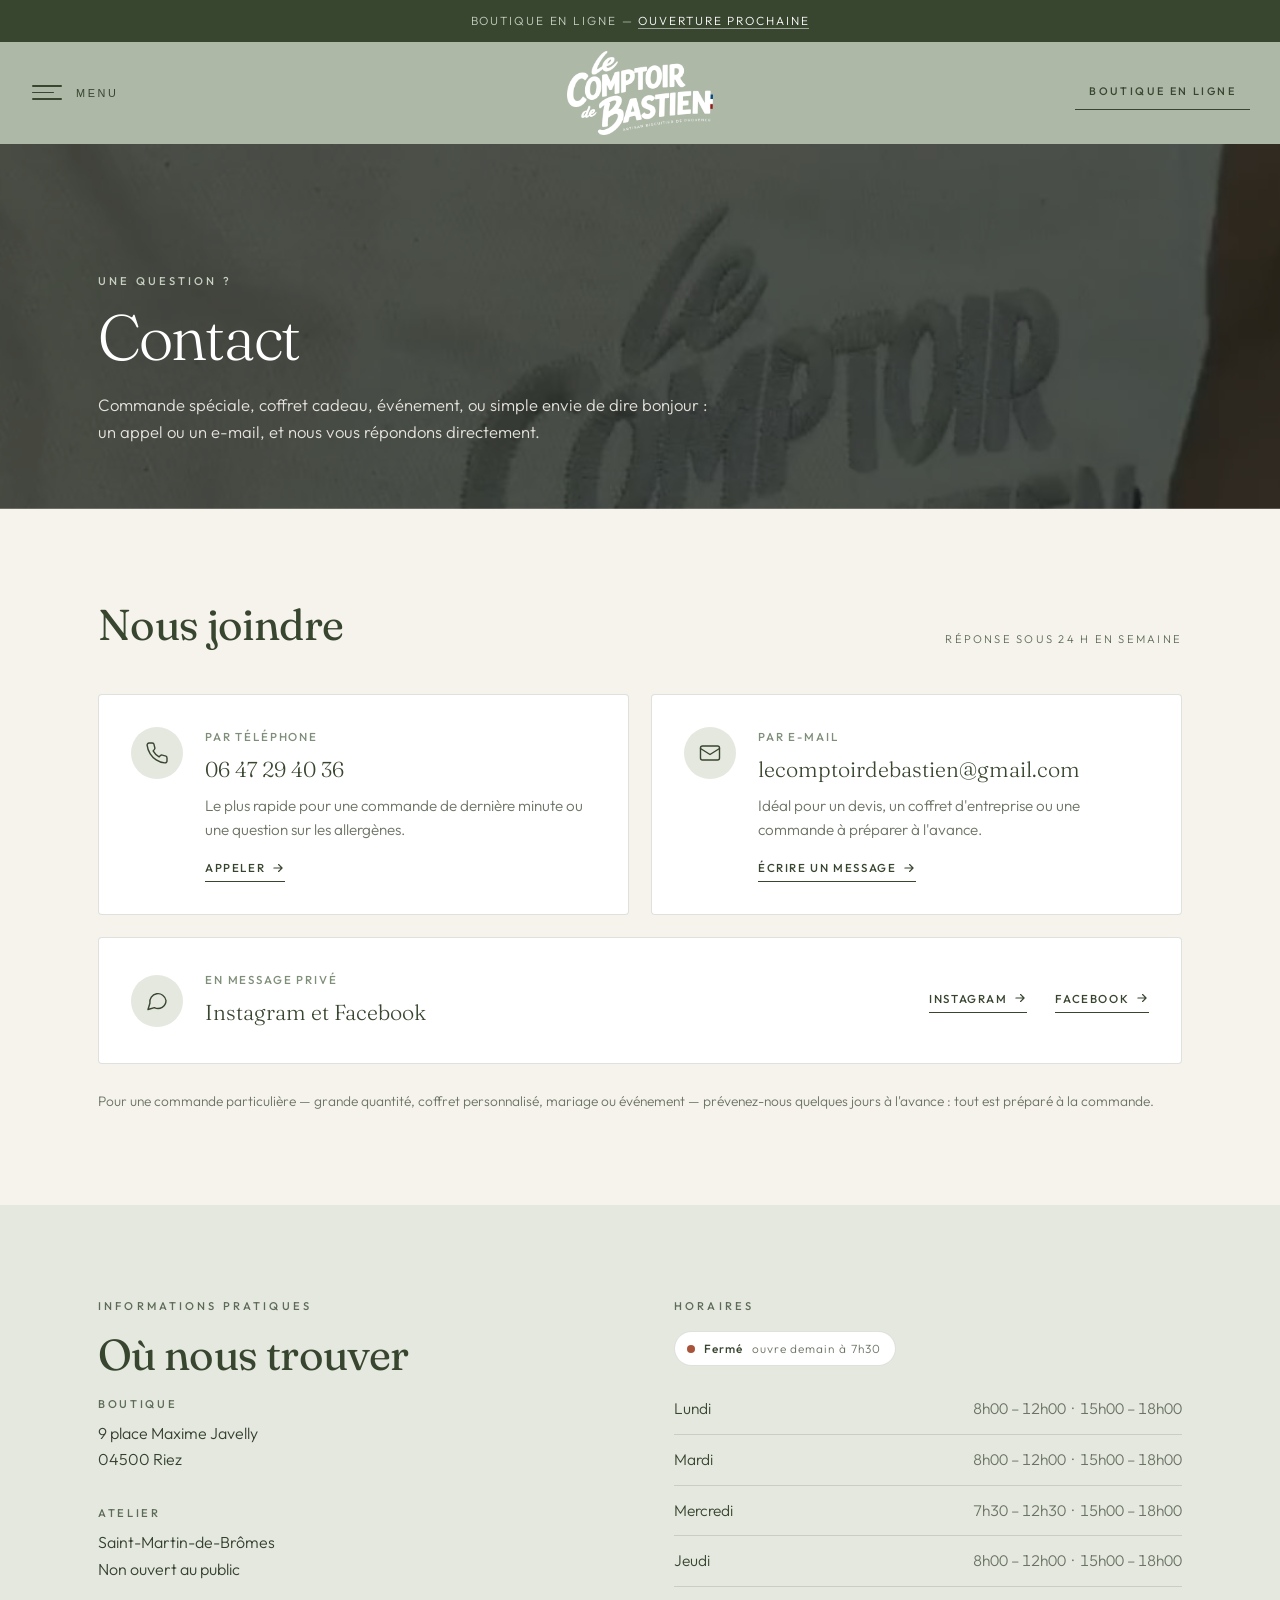
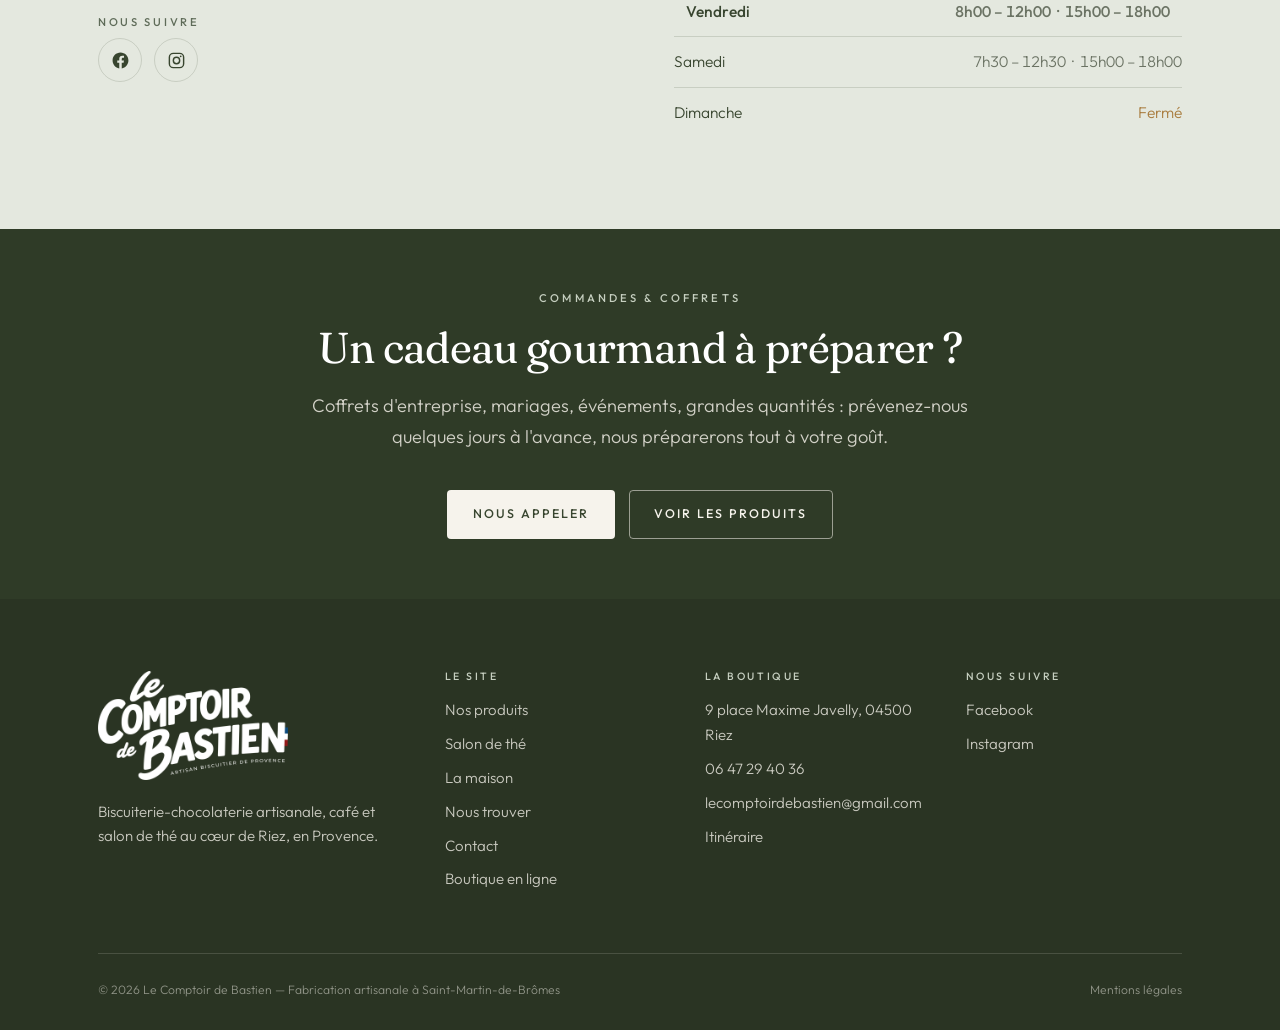
<file: contact.html>
<!DOCTYPE html>
<html lang="fr">
<head>
<meta charset="utf-8">
<meta name="viewport" content="width=device-width, initial-scale=1">
<title>Contact — Le Comptoir de Bastien</title>
<meta name="description" content="Contactez Le Comptoir de Bastien à Riez : 06 47 29 40 36, lecomptoirdebastien@gmail.com, ou par le formulaire pour vos commandes et coffrets cadeaux.">
<meta name="author" content="Le Comptoir de Bastien">
<meta name="theme-color" content="#ADB8A7">

<!-- Partage sur les réseaux sociaux -->
<meta property="og:type" content="website">
<meta property="og:site_name" content="Le Comptoir de Bastien">
<meta property="og:title" content="Contact — Le Comptoir de Bastien">
<meta property="og:description" content="Contactez Le Comptoir de Bastien à Riez : 06 47 29 40 36, lecomptoirdebastien@gmail.com, ou par le formulaire pour vos commandes et coffrets cadeaux.">
<meta property="og:image" content="img/banniere-atelier.jpg">
<meta property="og:locale" content="fr_FR">
<meta name="twitter:card" content="summary_large_image">

<link rel="canonical" href="https://www.lecomptoirdebastien.fr/contact.html">
<meta name="robots" content="index, follow, max-image-preview:large, max-snippet:-1">
<meta property="og:url" content="https://www.lecomptoirdebastien.fr/contact.html">
<meta name="geo.region" content="FR-04">
<meta name="geo.placename" content="Riez">
<meta name="geo.position" content="43.8158;6.0928">
<meta name="ICBM" content="43.8158, 6.0928">
<script type="application/ld+json">{"@context": "https://schema.org", "@type": "Bakery", "@id": "https://www.lecomptoirdebastien.fr/#boutique", "name": "Le Comptoir de Bastien", "url": "https://www.lecomptoirdebastien.fr/"}</script>
<script type="application/ld+json">{"@context": "https://schema.org", "@type": "BreadcrumbList", "itemListElement": [{"@type": "ListItem", "position": 1, "name": "Accueil", "item": "https://www.lecomptoirdebastien.fr/"}, {"@type": "ListItem", "position": 2, "name": "Contact", "item": "https://www.lecomptoirdebastien.fr/contact.html"}]}</script>

<link rel="icon" href="img/favicon.png" type="image/png">
<link rel="apple-touch-icon" href="img/favicon.png">

<link rel="preconnect" href="https://fonts.googleapis.com">
<link rel="preconnect" href="https://fonts.gstatic.com" crossorigin>
<link href="https://fonts.googleapis.com/css2?family=Fraunces:ital,opsz,wght@0,9..144,400..700;1,9..144,400..600&family=Outfit:wght@200;300;400;500;700&display=swap" rel="stylesheet">
<link rel="stylesheet" href="css/style.css?v=20260925c">
</head>
<body>

<!-- Vidéo d'atelier, fixée derrière tout le site -->
<div class="site-video" aria-hidden="true">
  <img class="poster" src="media/atelier-poster.jpg" alt="" width="1280" height="722">
  <video autoplay muted loop playsinline preload="auto" poster="media/atelier-poster.jpg">
    <source src="media/atelier.mp4" type="video/mp4">
  </video>
</div>
<div class="site-veil" aria-hidden="true"></div>

<div class="topbar">
<div class="announce">
  Boutique en ligne — <a href="boutique-en-ligne.html">ouverture prochaine</a>
</div>

<header class="site-header">
  <div class="nav-wrap">

    <div class="nav-lead">
      <button class="nav-toggle" type="button" aria-expanded="false" aria-controls="nav-drawer" aria-label="Ouvrir le menu">
        <span class="burger" aria-hidden="true"><span></span><span></span><span></span></span>
        <span class="toggle-word">Menu</span>
      </button>
    </div>

    <a class="brand" href="index.html" aria-label="Le Comptoir de Bastien — retour à l'accueil">
      <img src="img/logo-blanc.png" alt="Le Comptoir de Bastien, Artisan biscuitier de Provence" width="900" height="516">
    </a>

    <div class="nav-right">
      <a class="nav-cta" href="boutique-en-ligne.html">Boutique en ligne</a>
    </div>

  </div>
</header>
</div>

<!-- Tiroir de navigation -->
<div class="drawer-veil" hidden></div>

<aside class="drawer" id="nav-drawer" aria-label="Navigation principale" aria-hidden="true">
  <div class="drawer-inner">

    <button class="drawer-close" type="button" aria-label="Fermer le menu">
      <span class="x" aria-hidden="true"><span></span><span></span></span>
      <span class="word">Fermer</span>
    </button>

    <nav class="drawer-main" aria-label="Rubriques principales">
      <ul>
          <li><a href="produits.html">Nos produits</a></li>
          <li><a href="salon-de-the.html">Salon de thé</a></li>
          <li><a href="boutique-en-ligne.html">Boutique en ligne</a></li>
          <li><a href="la-maison.html">La maison</a></li>
      </ul>
    </nav>

    <nav class="drawer-second" aria-label="Liens secondaires">
      <ul>
          <li><a href="index.html">Accueil</a></li>
          <li><a href="nous-trouver.html">Nous trouver</a></li>
          <li><a href="contact.html" aria-current="page">Contact</a></li>
          <li><a href="mentions-legales.html">Mentions légales</a></li>
      </ul>
      <div class="drawer-social">
        <a href="https://www.instagram.com/le_comptoir_de_bastien/" target="_blank" rel="noopener">Instagram</a>
        <a href="https://www.facebook.com/people/Le-Comptoir-de-Bastien/61591417957600/" target="_blank" rel="noopener">Facebook</a>
      </div>
    </nav>

  </div>
</aside>

<main id="contenu">

<section class="page-head on-video">
  <div class="container">
    <span class="eyebrow">Une question ?</span>
    <h1>Contact</h1>
    <p>Commande spéciale, coffret cadeau, événement, ou simple envie de dire bonjour :
    un appel ou un e-mail, et nous vous répondons directement.</p>
  </div>
</section>

<section>
  <div class="container">

    <div class="section-head">
      <h2>Nous joindre</h2>
      <span class="note">Réponse sous 24 h en semaine</span>
    </div>

    <div class="contact-choices reveal">

      <a class="choice" href="tel:+33647294036">
        <span class="c-icon"><svg viewBox="0 0 24 24" fill="none" stroke="currentColor" stroke-width="1.4" stroke-linecap="round" stroke-linejoin="round" aria-hidden="true"><path d="M22 16.9v3a2 2 0 0 1-2.2 2 19.8 19.8 0 0 1-8.6-3.1 19.5 19.5 0 0 1-6-6A19.8 19.8 0 0 1 2.1 4.2 2 2 0 0 1 4.1 2h3a2 2 0 0 1 2 1.7c.1 1 .4 1.9.7 2.8a2 2 0 0 1-.5 2.1L8.1 9.9a16 16 0 0 0 6 6l1.3-1.3a2 2 0 0 1 2.1-.4c.9.3 1.8.6 2.8.7a2 2 0 0 1 1.7 2Z"/></svg></span>
        <span class="c-body">
          <span class="c-label">Par téléphone</span>
          <span class="c-value">06 47 29 40 36</span>
          <span class="c-note">Le plus rapide pour une commande de dernière minute
          ou une question sur les allergènes.</span>
          <span class="c-go">Appeler <svg viewBox="0 0 24 24" fill="none" stroke="currentColor" stroke-width="2" stroke-linecap="round" stroke-linejoin="round" aria-hidden="true"><path d="M5 12h14M13 6l6 6-6 6"/></svg></span>
        </span>
      </a>

      <a class="choice" href="mailto:lecomptoirdebastien@gmail.com">
        <span class="c-icon"><svg viewBox="0 0 24 24" fill="none" stroke="currentColor" stroke-width="1.4" stroke-linecap="round" stroke-linejoin="round" aria-hidden="true"><rect x="2.5" y="5" width="19" height="14" rx="2"/><path d="M2.5 7.5 12 13.5l9.5-6"/></svg></span>
        <span class="c-body">
          <span class="c-label">Par e-mail</span>
          <span class="c-value">lecomptoirdebastien@gmail.com</span>
          <span class="c-note">Idéal pour un devis, un coffret d'entreprise
          ou une commande à préparer à l'avance.</span>
          <span class="c-go">Écrire un message <svg viewBox="0 0 24 24" fill="none" stroke="currentColor" stroke-width="2" stroke-linecap="round" stroke-linejoin="round" aria-hidden="true"><path d="M5 12h14M13 6l6 6-6 6"/></svg></span>
        </span>
      </a>

      <div class="choice choice-wide">
        <span class="c-icon"><svg viewBox="0 0 24 24" fill="none" stroke="currentColor" stroke-width="1.4" stroke-linecap="round" stroke-linejoin="round" aria-hidden="true"><path d="M21 11.5a8 8 0 0 1-11.6 7.1L3 20.5l1.9-6.3A8 8 0 1 1 21 11.5Z"/></svg></span>
        <span class="c-body">
          <span class="c-label">En message privé</span>
          <span class="c-value">Instagram et Facebook</span>
        </span>
        <span class="c-links">
          <a class="c-go" href="https://www.instagram.com/le_comptoir_de_bastien/" target="_blank" rel="noopener">Instagram <svg viewBox="0 0 24 24" fill="none" stroke="currentColor" stroke-width="2" stroke-linecap="round" stroke-linejoin="round" aria-hidden="true"><path d="M5 12h14M13 6l6 6-6 6"/></svg></a>
          <a class="c-go" href="https://www.facebook.com/people/Le-Comptoir-de-Bastien/61591417957600/" target="_blank" rel="noopener">Facebook <svg viewBox="0 0 24 24" fill="none" stroke="currentColor" stroke-width="2" stroke-linecap="round" stroke-linejoin="round" aria-hidden="true"><path d="M5 12h14M13 6l6 6-6 6"/></svg></a>
        </span>
      </div>

    </div>

    <p class="form-note" style="margin-top:26px">Pour une commande particulière — grande quantité,
    coffret personnalisé, mariage ou événement — prévenez-nous quelques jours à l'avance :
    tout est préparé à la commande.</p>

  </div>
</section>

<section class="band-sage">
  <div class="container">
    <div class="split media-right" style="align-items:start">

      <div class="split-text reveal">
        <span class="eyebrow">Informations pratiques</span>
        <h2>Où nous trouver</h2>
        <div class="info-block">
          <h4>Boutique</h4>
          <p>9 place Maxime Javelly<br>04500 Riez</p>
        </div>
        <div class="info-block">
          <h4>Atelier</h4>
          <p>Saint-Martin-de-Brômes<br>Non ouvert au public</p>
        </div>
        <div class="info-block">
          <h4>Nous suivre</h4>
          <div class="social">
  <a href="https://www.facebook.com/people/Le-Comptoir-de-Bastien/61591417957600/" target="_blank" rel="noopener" aria-label="Facebook"><svg viewBox="0 0 24 24" fill="currentColor" aria-hidden="true"><path d="M22 12.06C22 6.5 17.52 2 12 2S2 6.5 2 12.06c0 5.02 3.66 9.18 8.44 9.94v-7.03H7.9v-2.91h2.54V9.85c0-2.52 1.5-3.92 3.77-3.92 1.09 0 2.24.2 2.24.2v2.46h-1.26c-1.24 0-1.63.78-1.63 1.57v1.9h2.78l-.45 2.91h-2.33V22c4.78-.76 8.44-4.92 8.44-9.94Z"/></svg></a>
  <a href="https://www.instagram.com/le_comptoir_de_bastien/" target="_blank" rel="noopener" aria-label="Instagram"><svg viewBox="0 0 24 24" fill="none" stroke="currentColor" stroke-width="1.8" aria-hidden="true"><rect x="3" y="3" width="18" height="18" rx="5"/><circle cx="12" cy="12" r="4"/><circle cx="17.3" cy="6.7" r="1.1" fill="currentColor" stroke="none"/></svg></a>
</div>
        </div>
      </div>

      <div class="split-media reveal">
        <span class="eyebrow">Horaires</span>
        <span class="open-state" aria-live="polite"><span class="dot" aria-hidden="true"></span><span class="label">Ouvert</span><span class="detail"></span></span>
        <table class="hours">
  <tbody>
      <tr data-day="1"><td>Lundi</td><td>8h00 – 12h00 &nbsp;·&nbsp; 15h00 – 18h00</td></tr>
      <tr data-day="2"><td>Mardi</td><td>8h00 – 12h00 &nbsp;·&nbsp; 15h00 – 18h00</td></tr>
      <tr data-day="3"><td>Mercredi</td><td>7h30 – 12h30 &nbsp;·&nbsp; 15h00 – 18h00</td></tr>
      <tr data-day="4"><td>Jeudi</td><td>8h00 – 12h00 &nbsp;·&nbsp; 15h00 – 18h00</td></tr>
      <tr data-day="5"><td>Vendredi</td><td>8h00 – 12h00 &nbsp;·&nbsp; 15h00 – 18h00</td></tr>
      <tr data-day="6"><td>Samedi</td><td>7h30 – 12h30 &nbsp;·&nbsp; 15h00 – 18h00</td></tr>
      <tr data-day="0" class="closed"><td>Dimanche</td><td>Fermé</td></tr>
  </tbody>
</table>
      </div>

    </div>
  </div>
</section>

<section class="band-forest tight">
  <div class="container container-narrow" style="text-align:center">
    <span class="eyebrow">Commandes &amp; coffrets</span>
    <h2>Un cadeau gourmand à préparer ?</h2>
    <p class="lede" style="margin:0 auto 8px">Coffrets d'entreprise, mariages, événements, grandes quantités :
    prévenez-nous quelques jours à l'avance, nous préparerons tout à votre goût.</p>
    <div class="btn-row" style="justify-content:center">
      <a class="btn btn-light" href="tel:+33647294036">Nous appeler</a>
      <a class="btn btn-outline-light" href="produits.html">Voir les produits</a>
    </div>
  </div>
</section>

</main>

<button class="to-top" type="button" aria-label="Revenir en haut de la page">
  <svg viewBox="0 0 24 24" fill="none" stroke="currentColor" stroke-width="1.6" stroke-linecap="round" stroke-linejoin="round" aria-hidden="true">
    <path d="M12 19V5M6 11l6-6 6 6"/>
  </svg>
</button>

<nav class="action-bar" aria-label="Actions rapides">
  <a href="tel:+33647294036"><svg viewBox="0 0 24 24" fill="none" stroke="currentColor" stroke-width="1.6" stroke-linecap="round" stroke-linejoin="round" aria-hidden="true"><path d="M22 16.9v3a2 2 0 0 1-2.2 2 19.8 19.8 0 0 1-8.6-3.1 19.5 19.5 0 0 1-6-6A19.8 19.8 0 0 1 2.1 4.2 2 2 0 0 1 4.1 2h3a2 2 0 0 1 2 1.7c.1 1 .4 1.9.7 2.8a2 2 0 0 1-.5 2.1L8.1 9.9a16 16 0 0 0 6 6l1.3-1.3a2 2 0 0 1 2.1-.4c.9.3 1.8.6 2.8.7a2 2 0 0 1 1.7 2Z"/></svg> Appeler</a>
  <a href="https://maps.app.goo.gl/71JwFmcoFoeho4XAA" target="_blank" rel="noopener"><svg viewBox="0 0 24 24" fill="none" stroke="currentColor" stroke-width="1.6" stroke-linecap="round" stroke-linejoin="round" aria-hidden="true"><path d="M12 22s7-7.6 7-12.5A7 7 0 0 0 5 9.5C5 14.4 12 22 12 22z"/><circle cx="12" cy="9.5" r="2.5"/></svg> Itinéraire</a>
</nav>

<footer class="site-footer">
  <div class="container">
    <div class="footer-grid">

      <div class="footer-logo">
        <img src="img/logo-blanc.png" alt="Le Comptoir de Bastien" width="900" height="516" loading="lazy">
        <p>Biscuiterie-chocolaterie artisanale, café et salon de thé au cœur de Riez, en Provence.</p>
      </div>

      <div class="footer-col">
        <h4>Le site</h4>
        <ul>
          <li><a href="produits.html">Nos produits</a></li>
        <li><a href="salon-de-the.html">Salon de thé</a></li>
        <li><a href="la-maison.html">La maison</a></li>
        <li><a href="nous-trouver.html">Nous trouver</a></li>
        <li><a href="contact.html">Contact</a></li>
          <li><a href="boutique-en-ligne.html">Boutique en ligne</a></li>
        </ul>
      </div>

      <div class="footer-col">
        <h4>La boutique</h4>
        <ul>
          <li>9 place Maxime Javelly, 04500 Riez</li>
          <li><a href="tel:+33647294036">06 47 29 40 36</a></li>
          <li><a href="mailto:lecomptoirdebastien@gmail.com">lecomptoirdebastien@gmail.com</a></li>
          <li><a href="https://maps.app.goo.gl/71JwFmcoFoeho4XAA" target="_blank" rel="noopener">Itinéraire</a></li>
        </ul>
      </div>

      <div class="footer-col">
        <h4>Nous suivre</h4>
        <ul>
          <li><a href="https://www.facebook.com/people/Le-Comptoir-de-Bastien/61591417957600/" target="_blank" rel="noopener">Facebook</a></li>
          <li><a href="https://www.instagram.com/le_comptoir_de_bastien/" target="_blank" rel="noopener">Instagram</a></li>
        </ul>
      </div>

    </div>

    <div class="footer-bottom">
      <span>© <span id="year">2026</span> Le Comptoir de Bastien — Fabrication artisanale à Saint-Martin-de-Brômes</span>
      <span><a href="mentions-legales.html">Mentions légales</a></span>
    </div>
  </div>
</footer>

<script src="js/main.js?v=20260925c"></script>
</body>
</html>
</file>
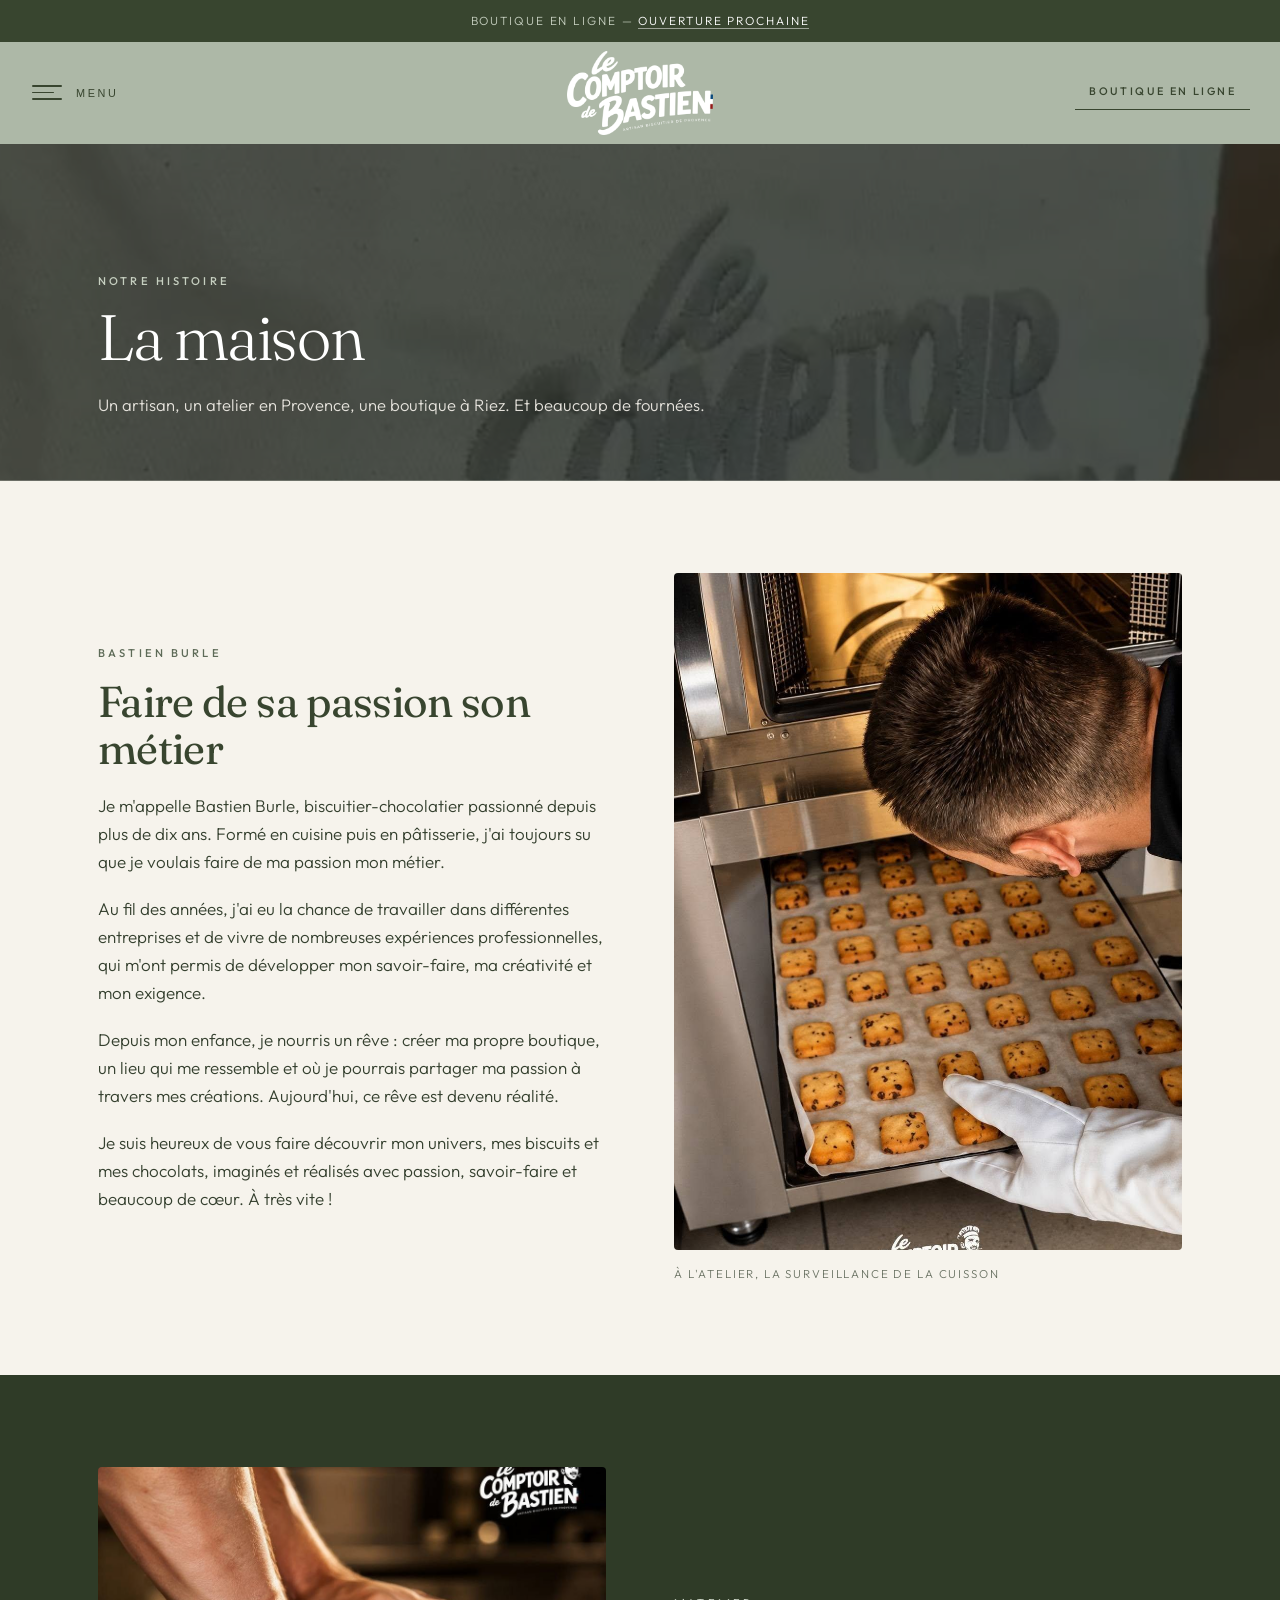
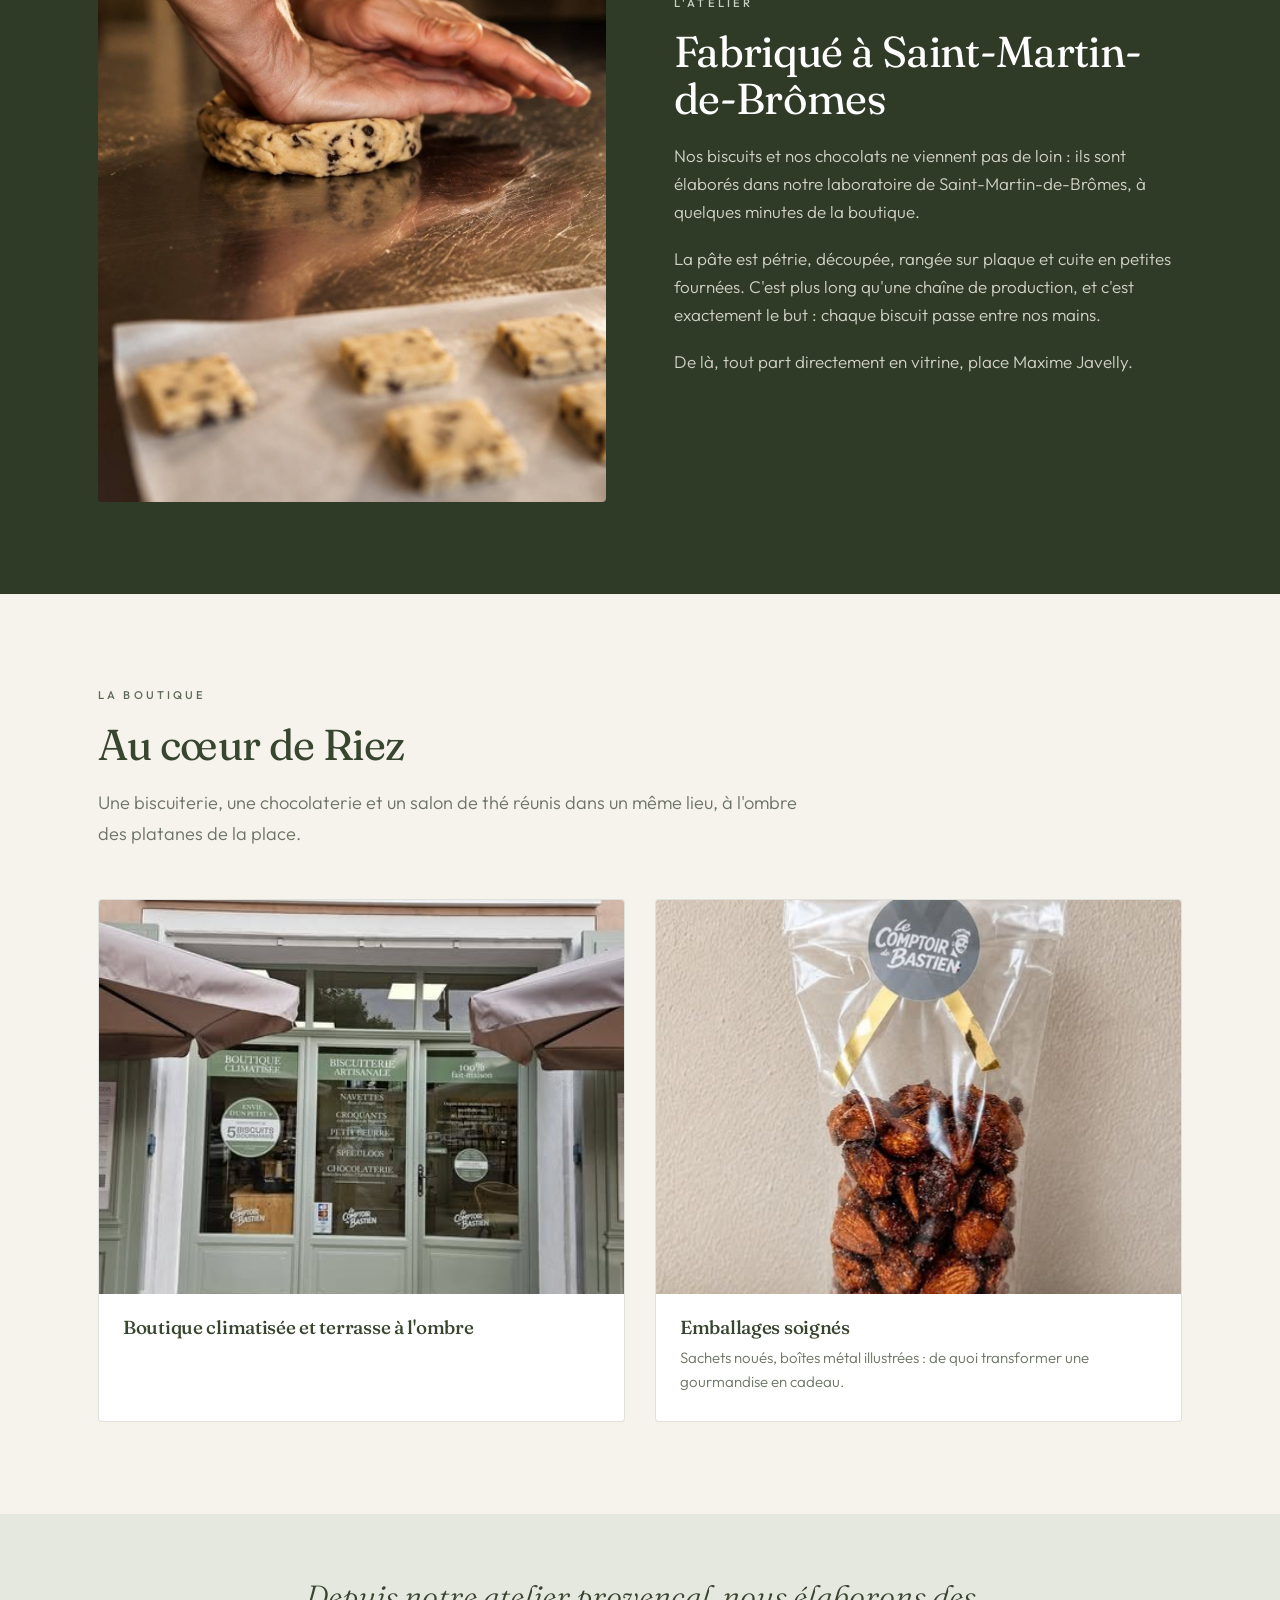
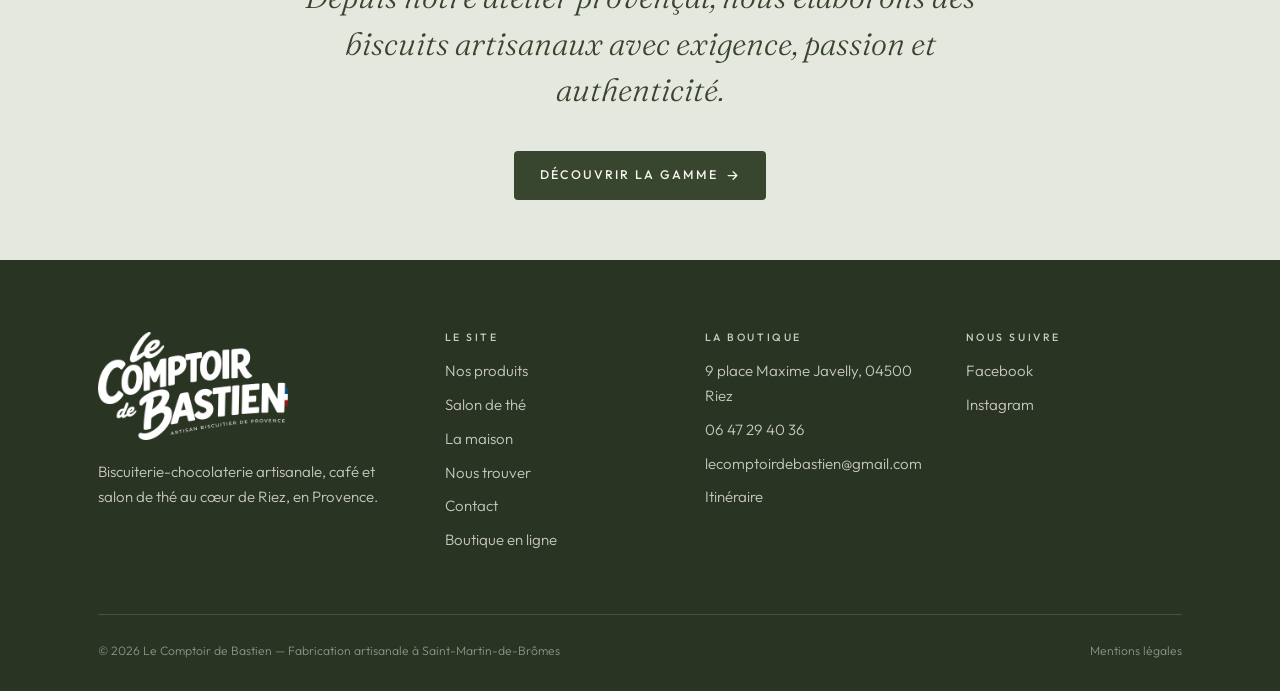
<file: la-maison.html>
<!DOCTYPE html>
<html lang="fr">
<head>
<meta charset="utf-8">
<meta name="viewport" content="width=device-width, initial-scale=1">
<title>La maison — Le Comptoir de Bastien</title>
<meta name="description" content="L'histoire de Bastien Burle, artisan biscuitier-chocolatier en Provence, et de son atelier de Saint-Martin-de-Brômes.">
<meta name="author" content="Le Comptoir de Bastien">
<meta name="theme-color" content="#ADB8A7">

<!-- Partage sur les réseaux sociaux -->
<meta property="og:type" content="website">
<meta property="og:site_name" content="Le Comptoir de Bastien">
<meta property="og:title" content="La maison — Le Comptoir de Bastien">
<meta property="og:description" content="L'histoire de Bastien Burle, artisan biscuitier-chocolatier en Provence, et de son atelier de Saint-Martin-de-Brômes.">
<meta property="og:image" content="img/banniere-atelier.jpg">
<meta property="og:locale" content="fr_FR">
<meta name="twitter:card" content="summary_large_image">

<link rel="canonical" href="https://www.lecomptoirdebastien.fr/la-maison.html">
<meta name="robots" content="index, follow, max-image-preview:large, max-snippet:-1">
<meta property="og:url" content="https://www.lecomptoirdebastien.fr/la-maison.html">
<meta name="geo.region" content="FR-04">
<meta name="geo.placename" content="Riez">
<meta name="geo.position" content="43.8158;6.0928">
<meta name="ICBM" content="43.8158, 6.0928">
<script type="application/ld+json">{"@context": "https://schema.org", "@type": "Bakery", "@id": "https://www.lecomptoirdebastien.fr/#boutique", "name": "Le Comptoir de Bastien", "url": "https://www.lecomptoirdebastien.fr/"}</script>
<script type="application/ld+json">{"@context": "https://schema.org", "@type": "BreadcrumbList", "itemListElement": [{"@type": "ListItem", "position": 1, "name": "Accueil", "item": "https://www.lecomptoirdebastien.fr/"}, {"@type": "ListItem", "position": 2, "name": "La maison", "item": "https://www.lecomptoirdebastien.fr/la-maison.html"}]}</script>

<link rel="icon" href="img/favicon.png" type="image/png">
<link rel="apple-touch-icon" href="img/favicon.png">

<link rel="preconnect" href="https://fonts.googleapis.com">
<link rel="preconnect" href="https://fonts.gstatic.com" crossorigin>
<link href="https://fonts.googleapis.com/css2?family=Fraunces:ital,opsz,wght@0,9..144,400..700;1,9..144,400..600&family=Outfit:wght@200;300;400;500;700&display=swap" rel="stylesheet">
<link rel="stylesheet" href="css/style.css?v=20260925c">
</head>
<body>

<!-- Vidéo d'atelier, fixée derrière tout le site -->
<div class="site-video" aria-hidden="true">
  <img class="poster" src="media/atelier-poster.jpg" alt="" width="1280" height="722">
  <video autoplay muted loop playsinline preload="auto" poster="media/atelier-poster.jpg">
    <source src="media/atelier.mp4" type="video/mp4">
  </video>
</div>
<div class="site-veil" aria-hidden="true"></div>

<div class="topbar">
<div class="announce">
  Boutique en ligne — <a href="boutique-en-ligne.html">ouverture prochaine</a>
</div>

<header class="site-header">
  <div class="nav-wrap">

    <div class="nav-lead">
      <button class="nav-toggle" type="button" aria-expanded="false" aria-controls="nav-drawer" aria-label="Ouvrir le menu">
        <span class="burger" aria-hidden="true"><span></span><span></span><span></span></span>
        <span class="toggle-word">Menu</span>
      </button>
    </div>

    <a class="brand" href="index.html" aria-label="Le Comptoir de Bastien — retour à l'accueil">
      <img src="img/logo-blanc.png" alt="Le Comptoir de Bastien, Artisan biscuitier de Provence" width="900" height="516">
    </a>

    <div class="nav-right">
      <a class="nav-cta" href="boutique-en-ligne.html">Boutique en ligne</a>
    </div>

  </div>
</header>
</div>

<!-- Tiroir de navigation -->
<div class="drawer-veil" hidden></div>

<aside class="drawer" id="nav-drawer" aria-label="Navigation principale" aria-hidden="true">
  <div class="drawer-inner">

    <button class="drawer-close" type="button" aria-label="Fermer le menu">
      <span class="x" aria-hidden="true"><span></span><span></span></span>
      <span class="word">Fermer</span>
    </button>

    <nav class="drawer-main" aria-label="Rubriques principales">
      <ul>
          <li><a href="produits.html">Nos produits</a></li>
          <li><a href="salon-de-the.html">Salon de thé</a></li>
          <li><a href="boutique-en-ligne.html">Boutique en ligne</a></li>
          <li><a href="la-maison.html" aria-current="page">La maison</a></li>
      </ul>
    </nav>

    <nav class="drawer-second" aria-label="Liens secondaires">
      <ul>
          <li><a href="index.html">Accueil</a></li>
          <li><a href="nous-trouver.html">Nous trouver</a></li>
          <li><a href="contact.html">Contact</a></li>
          <li><a href="mentions-legales.html">Mentions légales</a></li>
      </ul>
      <div class="drawer-social">
        <a href="https://www.instagram.com/le_comptoir_de_bastien/" target="_blank" rel="noopener">Instagram</a>
        <a href="https://www.facebook.com/people/Le-Comptoir-de-Bastien/61591417957600/" target="_blank" rel="noopener">Facebook</a>
      </div>
    </nav>

  </div>
</aside>

<main id="contenu">

<section class="page-head on-video">
  <div class="container">
    <span class="eyebrow">Notre histoire</span>
    <h1>La maison</h1>
    <p>Un artisan, un atelier en Provence, une boutique à Riez. Et beaucoup de fournées.</p>
  </div>
</section>

<section>
  <div class="container">
    <div class="split media-right">
      <div class="split-text reveal">
        <span class="eyebrow">Bastien Burle</span>
        <h2>Faire de sa passion son métier</h2>
        <p>Je m'appelle Bastien Burle, biscuitier-chocolatier passionné depuis plus de dix ans.
        Formé en cuisine puis en pâtisserie, j'ai toujours su que je voulais faire de ma passion mon métier.</p>
        <p>Au fil des années, j'ai eu la chance de travailler dans différentes entreprises et de vivre
        de nombreuses expériences professionnelles, qui m'ont permis de développer mon savoir-faire,
        ma créativité et mon exigence.</p>
        <p>Depuis mon enfance, je nourris un rêve : créer ma propre boutique, un lieu qui me ressemble
        et où je pourrais partager ma passion à travers mes créations. Aujourd'hui, ce rêve est devenu réalité.</p>
        <p>Je suis heureux de vous faire découvrir mon univers, mes biscuits et mes chocolats,
        imaginés et réalisés avec passion, savoir-faire et beaucoup de cœur. À très vite !</p>
      </div>
      <figure class="split-media tall reveal">
        <img src="img/cuisson-four.jpg" alt="Bastien surveille la cuisson d'une plaque de biscuits à la sortie du four" width="998" height="1575" loading="lazy">
        <figcaption>À l'atelier, la surveillance de la cuisson</figcaption>
      </figure>
    </div>
  </div>
</section>

<section class="band-forest">
  <div class="container">
    <div class="split media-left">
      <figure class="split-media reveal">
        <img src="img/faconnage-pate.jpg" alt="La pâte à biscuits aplatie à la main sur le plan de travail de l'atelier" width="1068" height="1472" loading="lazy">
      </figure>
      <div class="split-text reveal">
        <span class="eyebrow">L'atelier</span>
        <h2>Fabriqué à Saint-Martin-de-Brômes</h2>
        <p>Nos biscuits et nos chocolats ne viennent pas de loin : ils sont élaborés
        dans notre laboratoire de Saint-Martin-de-Brômes, à quelques minutes de la boutique.</p>
        <p>La pâte est pétrie, découpée, rangée sur plaque et cuite
        en petites fournées. C'est plus long qu'une chaîne de production, et c'est exactement le but :
        chaque biscuit passe entre nos mains.</p>
        <p>De là, tout part directement en vitrine, place Maxime Javelly.</p>
      </div>
    </div>
  </div>
</section>

<section>
  <div class="container">
    <span class="eyebrow">La boutique</span>
    <h2>Au cœur de Riez</h2>
    <p class="lede" style="margin-bottom:50px">Une biscuiterie, une chocolaterie et un salon de thé
    réunis dans un même lieu, à l'ombre des platanes de la place.</p>
    <div class="grid grid-2">

      <article class="card reveal">
        <img src="img/devanture-petite.jpg" alt="La devanture vert sauge et sa terrasse" width="443" height="590" loading="lazy">
        <div class="card-body">
          <h3>Boutique climatisée et terrasse à l'ombre</h3>
        </div>
      </article>

            <article class="card reveal">
        <img src="img/amandes-caramelisees.jpg" alt="Sachet d'amandes caramélisées fermé par un ruban doré" width="526" height="701" loading="lazy">
        <div class="card-body">
          <h3>Emballages soignés</h3>
          <p>Sachets noués, boîtes métal illustrées : de quoi transformer une gourmandise en cadeau.</p>
        </div>
      </article>

    </div>
  </div>
</section>

<section class="band-sage tight">
  <div class="container container-narrow" style="text-align:center">
    <p class="pull-quote reveal">Depuis notre atelier provençal, nous élaborons des biscuits artisanaux
    avec exigence, passion et authenticité.</p>
    <div class="btn-row" style="justify-content:center">
      <a class="btn btn-primary" href="produits.html">Découvrir la gamme <svg viewBox="0 0 24 24" fill="none" stroke="currentColor" stroke-width="2" stroke-linecap="round" stroke-linejoin="round" aria-hidden="true"><path d="M5 12h14M13 6l6 6-6 6"/></svg></a>
    </div>
  </div>
</section>

</main>

<button class="to-top" type="button" aria-label="Revenir en haut de la page">
  <svg viewBox="0 0 24 24" fill="none" stroke="currentColor" stroke-width="1.6" stroke-linecap="round" stroke-linejoin="round" aria-hidden="true">
    <path d="M12 19V5M6 11l6-6 6 6"/>
  </svg>
</button>

<nav class="action-bar" aria-label="Actions rapides">
  <a href="tel:+33647294036"><svg viewBox="0 0 24 24" fill="none" stroke="currentColor" stroke-width="1.6" stroke-linecap="round" stroke-linejoin="round" aria-hidden="true"><path d="M22 16.9v3a2 2 0 0 1-2.2 2 19.8 19.8 0 0 1-8.6-3.1 19.5 19.5 0 0 1-6-6A19.8 19.8 0 0 1 2.1 4.2 2 2 0 0 1 4.1 2h3a2 2 0 0 1 2 1.7c.1 1 .4 1.9.7 2.8a2 2 0 0 1-.5 2.1L8.1 9.9a16 16 0 0 0 6 6l1.3-1.3a2 2 0 0 1 2.1-.4c.9.3 1.8.6 2.8.7a2 2 0 0 1 1.7 2Z"/></svg> Appeler</a>
  <a href="https://maps.app.goo.gl/71JwFmcoFoeho4XAA" target="_blank" rel="noopener"><svg viewBox="0 0 24 24" fill="none" stroke="currentColor" stroke-width="1.6" stroke-linecap="round" stroke-linejoin="round" aria-hidden="true"><path d="M12 22s7-7.6 7-12.5A7 7 0 0 0 5 9.5C5 14.4 12 22 12 22z"/><circle cx="12" cy="9.5" r="2.5"/></svg> Itinéraire</a>
</nav>

<footer class="site-footer">
  <div class="container">
    <div class="footer-grid">

      <div class="footer-logo">
        <img src="img/logo-blanc.png" alt="Le Comptoir de Bastien" width="900" height="516" loading="lazy">
        <p>Biscuiterie-chocolaterie artisanale, café et salon de thé au cœur de Riez, en Provence.</p>
      </div>

      <div class="footer-col">
        <h4>Le site</h4>
        <ul>
          <li><a href="produits.html">Nos produits</a></li>
        <li><a href="salon-de-the.html">Salon de thé</a></li>
        <li><a href="la-maison.html">La maison</a></li>
        <li><a href="nous-trouver.html">Nous trouver</a></li>
        <li><a href="contact.html">Contact</a></li>
          <li><a href="boutique-en-ligne.html">Boutique en ligne</a></li>
        </ul>
      </div>

      <div class="footer-col">
        <h4>La boutique</h4>
        <ul>
          <li>9 place Maxime Javelly, 04500 Riez</li>
          <li><a href="tel:+33647294036">06 47 29 40 36</a></li>
          <li><a href="mailto:lecomptoirdebastien@gmail.com">lecomptoirdebastien@gmail.com</a></li>
          <li><a href="https://maps.app.goo.gl/71JwFmcoFoeho4XAA" target="_blank" rel="noopener">Itinéraire</a></li>
        </ul>
      </div>

      <div class="footer-col">
        <h4>Nous suivre</h4>
        <ul>
          <li><a href="https://www.facebook.com/people/Le-Comptoir-de-Bastien/61591417957600/" target="_blank" rel="noopener">Facebook</a></li>
          <li><a href="https://www.instagram.com/le_comptoir_de_bastien/" target="_blank" rel="noopener">Instagram</a></li>
        </ul>
      </div>

    </div>

    <div class="footer-bottom">
      <span>© <span id="year">2026</span> Le Comptoir de Bastien — Fabrication artisanale à Saint-Martin-de-Brômes</span>
      <span><a href="mentions-legales.html">Mentions légales</a></span>
    </div>
  </div>
</footer>

<script src="js/main.js?v=20260925c"></script>
</body>
</html>
</file>
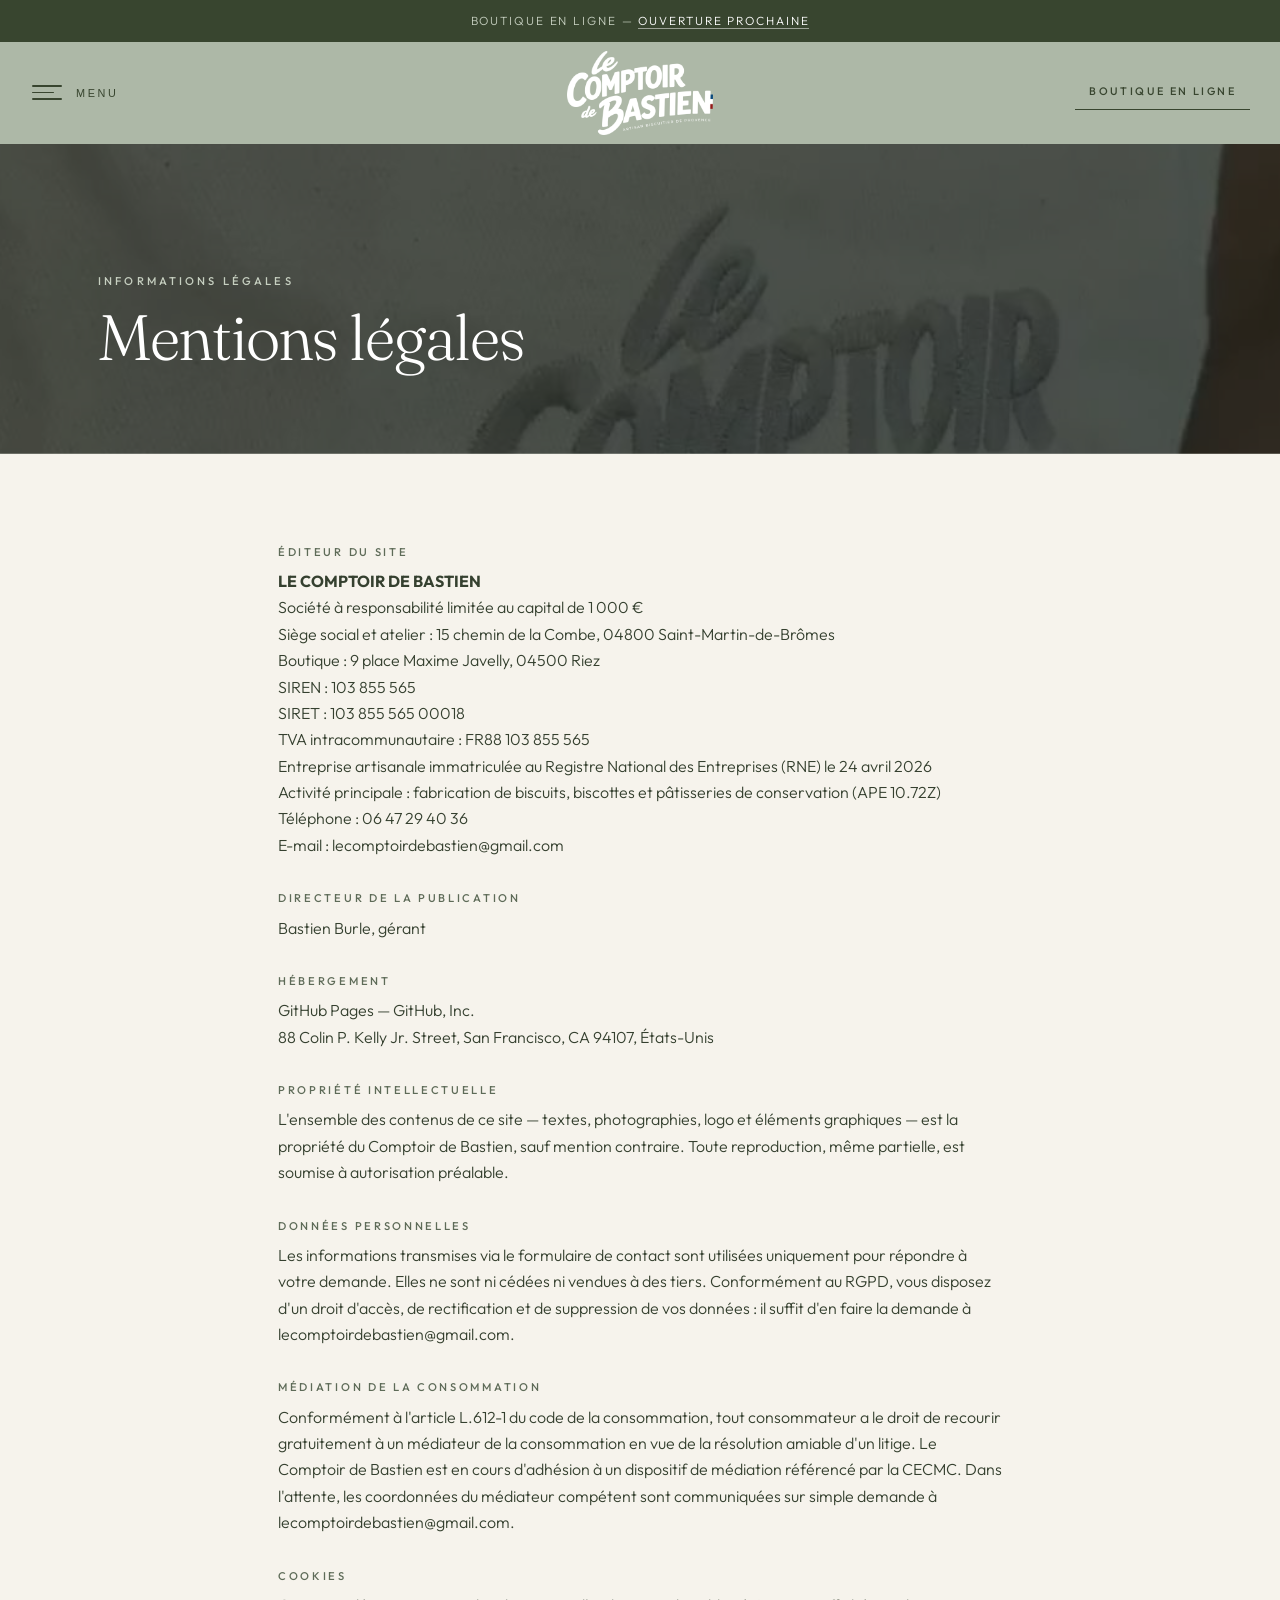
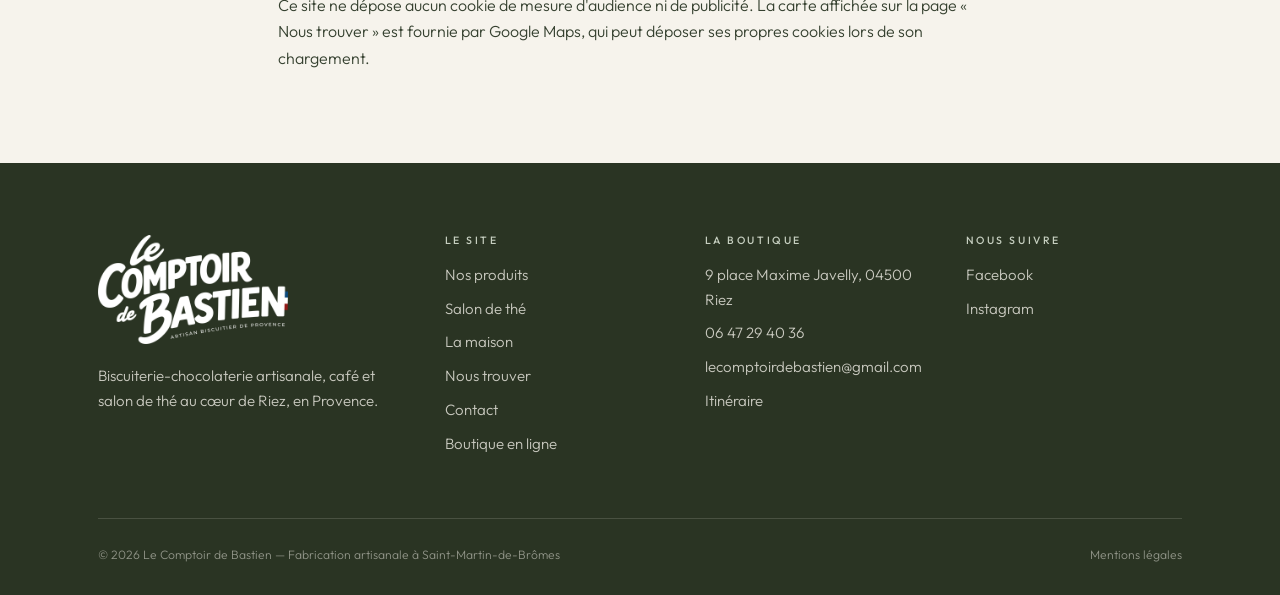
<file: mentions-legales.html>
<!DOCTYPE html>
<html lang="fr">
<head>
<meta charset="utf-8">
<meta name="viewport" content="width=device-width, initial-scale=1">
<title>Mentions légales — Le Comptoir de Bastien</title>
<meta name="description" content="Mentions légales du site du Comptoir de Bastien, biscuiterie et chocolaterie artisanale à Riez, dans les Alpes-de-Haute-Provence.">
<meta name="author" content="Le Comptoir de Bastien">
<meta name="theme-color" content="#ADB8A7">

<!-- Partage sur les réseaux sociaux -->
<meta property="og:type" content="website">
<meta property="og:site_name" content="Le Comptoir de Bastien">
<meta property="og:title" content="Mentions légales — Le Comptoir de Bastien">
<meta property="og:description" content="Mentions légales du site du Comptoir de Bastien, biscuiterie artisanale à Riez.">
<meta property="og:image" content="img/banniere-atelier.jpg">
<meta property="og:locale" content="fr_FR">
<meta name="twitter:card" content="summary_large_image">

<link rel="canonical" href="https://www.lecomptoirdebastien.fr/mentions-legales.html">
<meta name="robots" content="index, follow, max-image-preview:large, max-snippet:-1">
<meta property="og:url" content="https://www.lecomptoirdebastien.fr/mentions-legales.html">
<meta name="geo.region" content="FR-04">
<meta name="geo.placename" content="Riez">
<meta name="geo.position" content="43.8158;6.0928">
<meta name="ICBM" content="43.8158, 6.0928">
<script type="application/ld+json">{"@context": "https://schema.org", "@type": "Bakery", "@id": "https://www.lecomptoirdebastien.fr/#boutique", "name": "Le Comptoir de Bastien", "url": "https://www.lecomptoirdebastien.fr/"}</script>
<script type="application/ld+json">{"@context": "https://schema.org", "@type": "BreadcrumbList", "itemListElement": [{"@type": "ListItem", "position": 1, "name": "Accueil", "item": "https://www.lecomptoirdebastien.fr/"}, {"@type": "ListItem", "position": 2, "name": "Mentions légales", "item": "https://www.lecomptoirdebastien.fr/mentions-legales.html"}]}</script>

<link rel="icon" href="img/favicon.png" type="image/png">
<link rel="apple-touch-icon" href="img/favicon.png">

<link rel="preconnect" href="https://fonts.googleapis.com">
<link rel="preconnect" href="https://fonts.gstatic.com" crossorigin>
<link href="https://fonts.googleapis.com/css2?family=Fraunces:ital,opsz,wght@0,9..144,400..700;1,9..144,400..600&family=Outfit:wght@200;300;400;500;700&display=swap" rel="stylesheet">
<link rel="stylesheet" href="css/style.css?v=20260925c">
</head>
<body>

<!-- Vidéo d'atelier, fixée derrière tout le site -->
<div class="site-video" aria-hidden="true">
  <img class="poster" src="media/atelier-poster.jpg" alt="" width="1280" height="722">
  <video autoplay muted loop playsinline preload="auto" poster="media/atelier-poster.jpg">
    <source src="media/atelier.mp4" type="video/mp4">
  </video>
</div>
<div class="site-veil" aria-hidden="true"></div>

<div class="topbar">
<div class="announce">
  Boutique en ligne — <a href="boutique-en-ligne.html">ouverture prochaine</a>
</div>

<header class="site-header">
  <div class="nav-wrap">

    <div class="nav-lead">
      <button class="nav-toggle" type="button" aria-expanded="false" aria-controls="nav-drawer" aria-label="Ouvrir le menu">
        <span class="burger" aria-hidden="true"><span></span><span></span><span></span></span>
        <span class="toggle-word">Menu</span>
      </button>
    </div>

    <a class="brand" href="index.html" aria-label="Le Comptoir de Bastien — retour à l'accueil">
      <img src="img/logo-blanc.png" alt="Le Comptoir de Bastien, Artisan biscuitier de Provence" width="900" height="516">
    </a>

    <div class="nav-right">
      <a class="nav-cta" href="boutique-en-ligne.html">Boutique en ligne</a>
    </div>

  </div>
</header>
</div>

<!-- Tiroir de navigation -->
<div class="drawer-veil" hidden></div>

<aside class="drawer" id="nav-drawer" aria-label="Navigation principale" aria-hidden="true">
  <div class="drawer-inner">

    <button class="drawer-close" type="button" aria-label="Fermer le menu">
      <span class="x" aria-hidden="true"><span></span><span></span></span>
      <span class="word">Fermer</span>
    </button>

    <nav class="drawer-main" aria-label="Rubriques principales">
      <ul>
          <li><a href="produits.html">Nos produits</a></li>
          <li><a href="salon-de-the.html">Salon de thé</a></li>
          <li><a href="boutique-en-ligne.html">Boutique en ligne</a></li>
          <li><a href="la-maison.html">La maison</a></li>
      </ul>
    </nav>

    <nav class="drawer-second" aria-label="Liens secondaires">
      <ul>
          <li><a href="index.html">Accueil</a></li>
          <li><a href="nous-trouver.html">Nous trouver</a></li>
          <li><a href="contact.html">Contact</a></li>
          <li><a href="mentions-legales.html" aria-current="page">Mentions légales</a></li>
      </ul>
      <div class="drawer-social">
        <a href="https://www.instagram.com/le_comptoir_de_bastien/" target="_blank" rel="noopener">Instagram</a>
        <a href="https://www.facebook.com/people/Le-Comptoir-de-Bastien/61591417957600/" target="_blank" rel="noopener">Facebook</a>
      </div>
    </nav>

  </div>
</aside>

<main id="contenu">

<section class="page-head on-video">
  <div class="container">
    <span class="eyebrow">Informations légales</span>
    <h1>Mentions légales</h1>
  </div>
</section>

<section>
  <div class="container container-narrow">

    <!-- À COMPLÉTER : les champs entre crochets doivent être renseignés
         avec les informations officielles de l'entreprise. -->

    <div class="info-block">
      <h4>Éditeur du site</h4>
      <p><strong>LE COMPTOIR DE BASTIEN</strong><br>
      Société à responsabilité limitée au capital de 1 000 €<br>
      Siège social et atelier : 15 chemin de la Combe, 04800 Saint-Martin-de-Brômes<br>
      Boutique : 9 place Maxime Javelly, 04500 Riez<br>
      SIREN : 103 855 565<br>
      SIRET : 103 855 565 00018<br>
      TVA intracommunautaire : FR88 103 855 565<br>
      Entreprise artisanale immatriculée au Registre National des Entreprises (RNE)
      le 24 avril 2026<br>
      Activité principale : fabrication de biscuits, biscottes et pâtisseries de
      conservation (APE 10.72Z)<br>
      Téléphone : 06 47 29 40 36<br>
      E-mail : lecomptoirdebastien@gmail.com</p>
    </div>

    <div class="info-block">
      <h4>Directeur de la publication</h4>
      <p>Bastien Burle, gérant</p>
    </div>

    <div class="info-block">
      <h4>Hébergement</h4>
      <p>GitHub Pages — GitHub, Inc.<br>
      88 Colin P. Kelly Jr. Street, San Francisco, CA 94107, États-Unis</p>
    </div>

    <div class="info-block">
      <h4>Propriété intellectuelle</h4>
      <p>L'ensemble des contenus de ce site — textes, photographies, logo et éléments graphiques —
      est la propriété du Comptoir de Bastien, sauf mention contraire. Toute reproduction,
      même partielle, est soumise à autorisation préalable.</p>
    </div>

    <div class="info-block">
      <h4>Données personnelles</h4>
      <p>Les informations transmises via le formulaire de contact sont utilisées uniquement
      pour répondre à votre demande. Elles ne sont ni cédées ni vendues à des tiers.
      Conformément au RGPD, vous disposez d'un droit d'accès, de rectification et de suppression
      de vos données : il suffit d'en faire la demande à <a href="mailto:lecomptoirdebastien@gmail.com">lecomptoirdebastien@gmail.com</a>.</p>
    </div>

    <div class="info-block">
      <h4>Médiation de la consommation</h4>
      <p>Conformément à l'article L.612-1 du code de la consommation, tout consommateur
      a le droit de recourir gratuitement à un médiateur de la consommation en vue de la
      résolution amiable d'un litige. Le Comptoir de Bastien est en cours d'adhésion à un dispositif de médiation référencé par la CECMC. Dans l'attente, les coordonnées du médiateur compétent sont communiquées sur simple demande à <a href="mailto:lecomptoirdebastien@gmail.com">lecomptoirdebastien@gmail.com</a>.</p>
      <!-- À REMPLACER dès l'adhésion : nom de l'organisme, adresse postale et site web. -->
    </div>

    <div class="info-block">
      <h4>Cookies</h4>
      <p>Ce site ne dépose aucun cookie de mesure d'audience ni de publicité.
      La carte affichée sur la page « Nous trouver » est fournie par Google Maps,
      qui peut déposer ses propres cookies lors de son chargement.</p>
    </div>

  </div>
</section>

</main>

<button class="to-top" type="button" aria-label="Revenir en haut de la page">
  <svg viewBox="0 0 24 24" fill="none" stroke="currentColor" stroke-width="1.6" stroke-linecap="round" stroke-linejoin="round" aria-hidden="true">
    <path d="M12 19V5M6 11l6-6 6 6"/>
  </svg>
</button>

<nav class="action-bar" aria-label="Actions rapides">
  <a href="tel:+33647294036"><svg viewBox="0 0 24 24" fill="none" stroke="currentColor" stroke-width="1.6" stroke-linecap="round" stroke-linejoin="round" aria-hidden="true"><path d="M22 16.9v3a2 2 0 0 1-2.2 2 19.8 19.8 0 0 1-8.6-3.1 19.5 19.5 0 0 1-6-6A19.8 19.8 0 0 1 2.1 4.2 2 2 0 0 1 4.1 2h3a2 2 0 0 1 2 1.7c.1 1 .4 1.9.7 2.8a2 2 0 0 1-.5 2.1L8.1 9.9a16 16 0 0 0 6 6l1.3-1.3a2 2 0 0 1 2.1-.4c.9.3 1.8.6 2.8.7a2 2 0 0 1 1.7 2Z"/></svg> Appeler</a>
  <a href="https://maps.app.goo.gl/71JwFmcoFoeho4XAA" target="_blank" rel="noopener"><svg viewBox="0 0 24 24" fill="none" stroke="currentColor" stroke-width="1.6" stroke-linecap="round" stroke-linejoin="round" aria-hidden="true"><path d="M12 22s7-7.6 7-12.5A7 7 0 0 0 5 9.5C5 14.4 12 22 12 22z"/><circle cx="12" cy="9.5" r="2.5"/></svg> Itinéraire</a>
</nav>

<footer class="site-footer">
  <div class="container">
    <div class="footer-grid">

      <div class="footer-logo">
        <img src="img/logo-blanc.png" alt="Le Comptoir de Bastien" width="900" height="516" loading="lazy">
        <p>Biscuiterie-chocolaterie artisanale, café et salon de thé au cœur de Riez, en Provence.</p>
      </div>

      <div class="footer-col">
        <h4>Le site</h4>
        <ul>
          <li><a href="produits.html">Nos produits</a></li>
        <li><a href="salon-de-the.html">Salon de thé</a></li>
        <li><a href="la-maison.html">La maison</a></li>
        <li><a href="nous-trouver.html">Nous trouver</a></li>
        <li><a href="contact.html">Contact</a></li>
          <li><a href="boutique-en-ligne.html">Boutique en ligne</a></li>
        </ul>
      </div>

      <div class="footer-col">
        <h4>La boutique</h4>
        <ul>
          <li>9 place Maxime Javelly, 04500 Riez</li>
          <li><a href="tel:+33647294036">06 47 29 40 36</a></li>
          <li><a href="mailto:lecomptoirdebastien@gmail.com">lecomptoirdebastien@gmail.com</a></li>
          <li><a href="https://maps.app.goo.gl/71JwFmcoFoeho4XAA" target="_blank" rel="noopener">Itinéraire</a></li>
        </ul>
      </div>

      <div class="footer-col">
        <h4>Nous suivre</h4>
        <ul>
          <li><a href="https://www.facebook.com/people/Le-Comptoir-de-Bastien/61591417957600/" target="_blank" rel="noopener">Facebook</a></li>
          <li><a href="https://www.instagram.com/le_comptoir_de_bastien/" target="_blank" rel="noopener">Instagram</a></li>
        </ul>
      </div>

    </div>

    <div class="footer-bottom">
      <span>© <span id="year">2026</span> Le Comptoir de Bastien — Fabrication artisanale à Saint-Martin-de-Brômes</span>
      <span><a href="mentions-legales.html">Mentions légales</a></span>
    </div>
  </div>
</footer>

<script src="js/main.js?v=20260925c"></script>
</body>
</html>
</file>
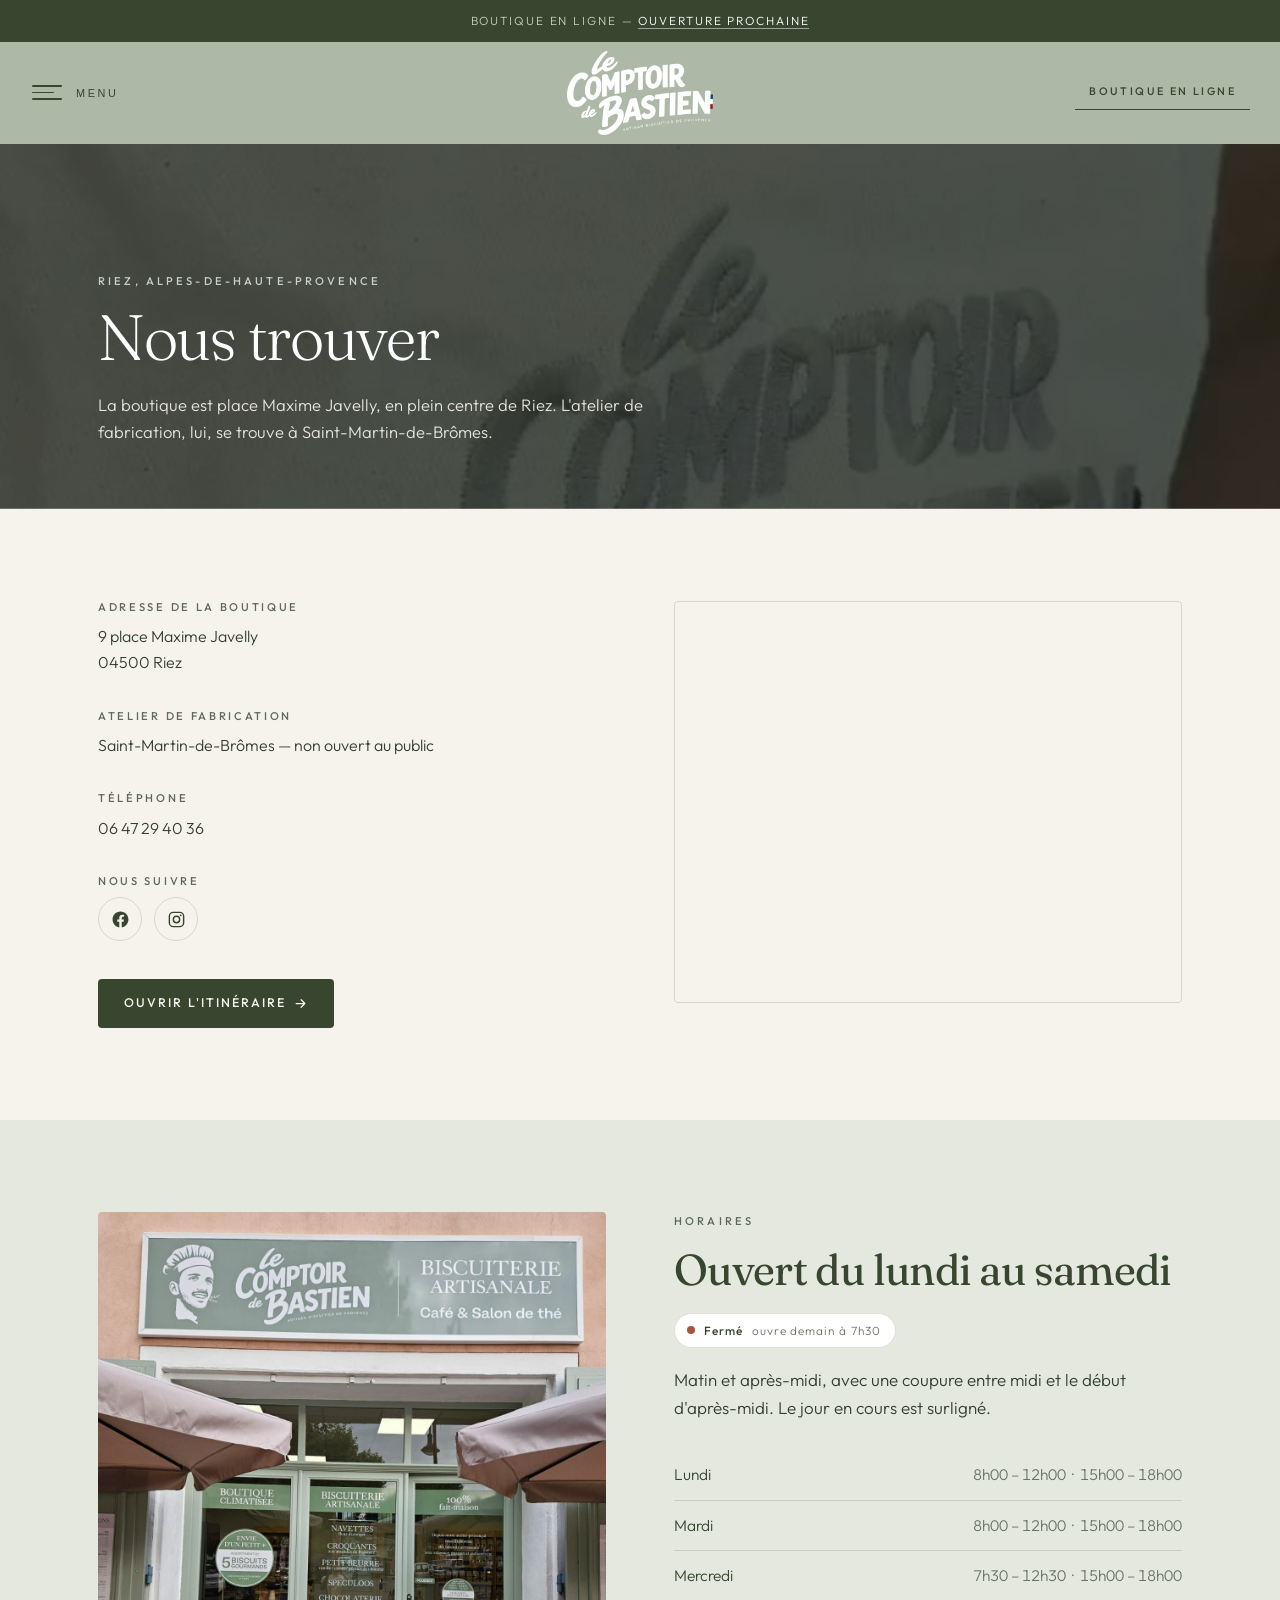
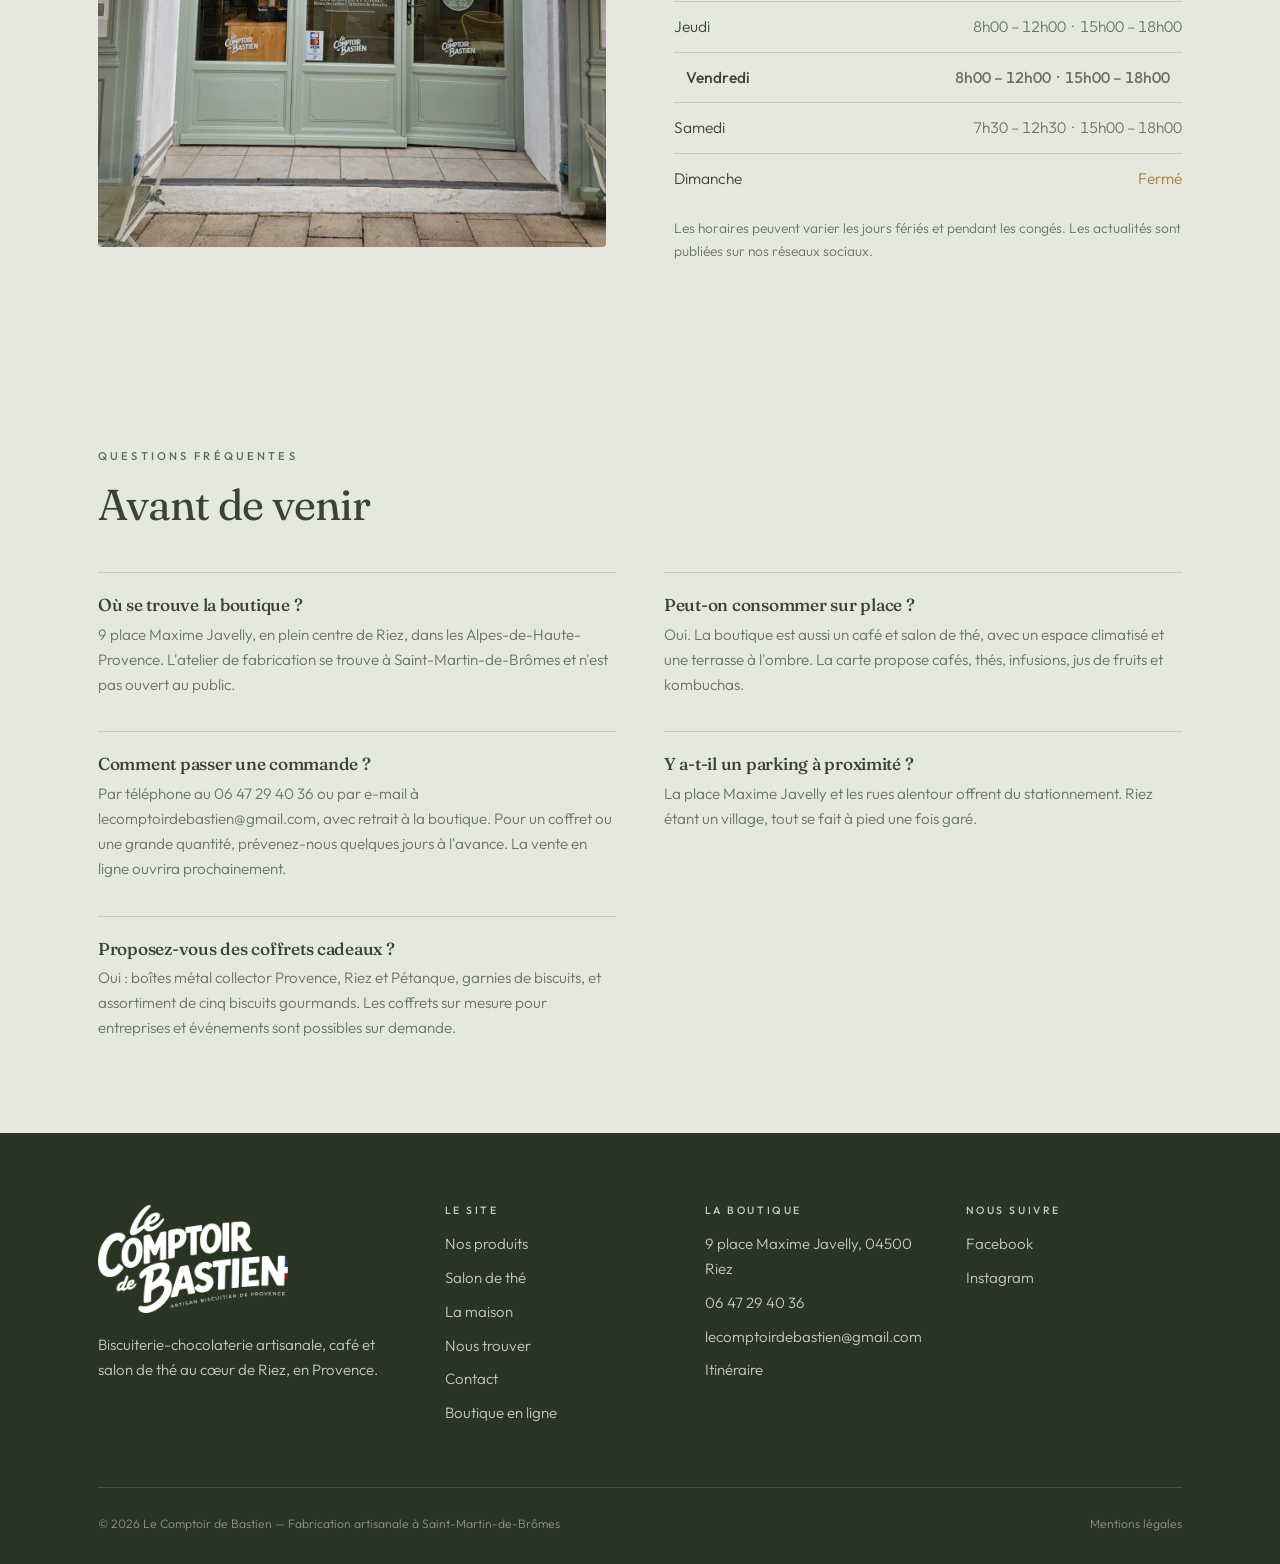
<file: nous-trouver.html>
<!DOCTYPE html>
<html lang="fr">
<head>
<meta charset="utf-8">
<meta name="viewport" content="width=device-width, initial-scale=1">
<title>Nous trouver — Le Comptoir de Bastien</title>
<meta name="description" content="La boutique du Comptoir de Bastien se trouve 9 place Maxime Javelly, 04500 Riez. Horaires d'ouverture, plan d'accès et informations pratiques.">
<meta name="author" content="Le Comptoir de Bastien">
<meta name="theme-color" content="#ADB8A7">

<!-- Partage sur les réseaux sociaux -->
<meta property="og:type" content="website">
<meta property="og:site_name" content="Le Comptoir de Bastien">
<meta property="og:title" content="Nous trouver — Le Comptoir de Bastien">
<meta property="og:description" content="La boutique du Comptoir de Bastien se trouve 9 place Maxime Javelly, 04500 Riez. Horaires d'ouverture, plan d'accès et informations pratiques.">
<meta property="og:image" content="img/banniere-atelier.jpg">
<meta property="og:locale" content="fr_FR">
<meta name="twitter:card" content="summary_large_image">

<link rel="canonical" href="https://www.lecomptoirdebastien.fr/nous-trouver.html">
<meta name="robots" content="index, follow, max-image-preview:large, max-snippet:-1">
<meta property="og:url" content="https://www.lecomptoirdebastien.fr/nous-trouver.html">
<meta name="geo.region" content="FR-04">
<meta name="geo.placename" content="Riez">
<meta name="geo.position" content="43.8158;6.0928">
<meta name="ICBM" content="43.8158, 6.0928">
<script type="application/ld+json">{"@context": "https://schema.org", "@type": "Bakery", "@id": "https://www.lecomptoirdebastien.fr/#boutique", "name": "Le Comptoir de Bastien", "url": "https://www.lecomptoirdebastien.fr/"}</script>
<script type="application/ld+json">{"@context": "https://schema.org", "@type": "BreadcrumbList", "itemListElement": [{"@type": "ListItem", "position": 1, "name": "Accueil", "item": "https://www.lecomptoirdebastien.fr/"}, {"@type": "ListItem", "position": 2, "name": "Nous trouver", "item": "https://www.lecomptoirdebastien.fr/nous-trouver.html"}]}</script>
<script type="application/ld+json">{"@context": "https://schema.org", "@type": "FAQPage", "mainEntity": [{"@type": "Question", "name": "Où se trouve Le Comptoir de Bastien ?", "acceptedAnswer": {"@type": "Answer", "text": "La boutique se trouve 9 place Maxime Javelly, 04500 Riez, dans les Alpes-de-Haute-Provence. Les biscuits et les chocolats sont fabriqués dans l'atelier de Saint-Martin-de-Brômes, qui n'est pas ouvert au public."}}, {"@type": "Question", "name": "Quels sont les horaires d'ouverture ?", "acceptedAnswer": {"@type": "Answer", "text": "La boutique est ouverte du lundi au samedi. Les lundi, mardi, jeudi et vendredi de 8h00 à 12h00 et de 15h00 à 18h00 ; les mercredi et samedi de 7h30 à 12h30 et de 15h00 à 18h00. Fermé le dimanche."}}, {"@type": "Question", "name": "Quels biscuits propose Le Comptoir de Bastien ?", "acceptedAnswer": {"@type": "Answer", "text": "Des navettes à la fleur d'oranger, des croquants aux amandes et au miel de Provence, des petits beurre vanille, citron ou pépites de chocolat, et des speculoos. Côté chocolaterie : roses des sables, amandes caramélisées et pâtes à tartiner aux noisettes."}}, {"@type": "Question", "name": "Peut-on s'asseoir pour consommer sur place ?", "acceptedAnswer": {"@type": "Answer", "text": "Oui. Le Comptoir de Bastien est aussi un café et salon de thé, avec une boutique climatisée et une terrasse à l'ombre. La carte propose des cafés, des thés, des infusions, des jus de fruits et des kombuchas, à accompagner des gourmandises préparées le matin même."}}, {"@type": "Question", "name": "Les biscuits sont-ils faits maison ?", "acceptedAnswer": {"@type": "Answer", "text": "Oui, tout est fabriqué artisanalement dans l'atelier de Saint-Martin-de-Brômes par Bastien Burle : pâte pétrie, découpée, rangée sur plaque et cuite en petites fournées, sans conservateur ajouté."}}, {"@type": "Question", "name": "Peut-on commander en ligne ?", "acceptedAnswer": {"@type": "Answer", "text": "La boutique en ligne n'est pas encore ouverte. En attendant, les commandes se font par téléphone au 06 47 29 40 36 ou par e-mail à lecomptoirdebastien@gmail.com, avec retrait à la boutique de Riez. Pour un coffret ou une grande quantité, prévenir quelques jours à l'avance."}}, {"@type": "Question", "name": "Proposez-vous des coffrets cadeaux ?", "acceptedAnswer": {"@type": "Answer", "text": "Oui. Des boîtes métal collector illustrées Provence, Riez et Pétanque, garnies de biscuits, ainsi qu'un assortiment de cinq biscuits gourmands. Des coffrets sur mesure sont réalisables pour les entreprises et les événements."}}]}</script>

<link rel="icon" href="img/favicon.png" type="image/png">
<link rel="apple-touch-icon" href="img/favicon.png">

<link rel="preconnect" href="https://fonts.googleapis.com">
<link rel="preconnect" href="https://fonts.gstatic.com" crossorigin>
<link href="https://fonts.googleapis.com/css2?family=Fraunces:ital,opsz,wght@0,9..144,400..700;1,9..144,400..600&family=Outfit:wght@200;300;400;500;700&display=swap" rel="stylesheet">
<link rel="stylesheet" href="css/style.css?v=20260925c">
</head>
<body>

<!-- Vidéo d'atelier, fixée derrière tout le site -->
<div class="site-video" aria-hidden="true">
  <img class="poster" src="media/atelier-poster.jpg" alt="" width="1280" height="722">
  <video autoplay muted loop playsinline preload="auto" poster="media/atelier-poster.jpg">
    <source src="media/atelier.mp4" type="video/mp4">
  </video>
</div>
<div class="site-veil" aria-hidden="true"></div>

<div class="topbar">
<div class="announce">
  Boutique en ligne — <a href="boutique-en-ligne.html">ouverture prochaine</a>
</div>

<header class="site-header">
  <div class="nav-wrap">

    <div class="nav-lead">
      <button class="nav-toggle" type="button" aria-expanded="false" aria-controls="nav-drawer" aria-label="Ouvrir le menu">
        <span class="burger" aria-hidden="true"><span></span><span></span><span></span></span>
        <span class="toggle-word">Menu</span>
      </button>
    </div>

    <a class="brand" href="index.html" aria-label="Le Comptoir de Bastien — retour à l'accueil">
      <img src="img/logo-blanc.png" alt="Le Comptoir de Bastien, Artisan biscuitier de Provence" width="900" height="516">
    </a>

    <div class="nav-right">
      <a class="nav-cta" href="boutique-en-ligne.html">Boutique en ligne</a>
    </div>

  </div>
</header>
</div>

<!-- Tiroir de navigation -->
<div class="drawer-veil" hidden></div>

<aside class="drawer" id="nav-drawer" aria-label="Navigation principale" aria-hidden="true">
  <div class="drawer-inner">

    <button class="drawer-close" type="button" aria-label="Fermer le menu">
      <span class="x" aria-hidden="true"><span></span><span></span></span>
      <span class="word">Fermer</span>
    </button>

    <nav class="drawer-main" aria-label="Rubriques principales">
      <ul>
          <li><a href="produits.html">Nos produits</a></li>
          <li><a href="salon-de-the.html">Salon de thé</a></li>
          <li><a href="boutique-en-ligne.html">Boutique en ligne</a></li>
          <li><a href="la-maison.html">La maison</a></li>
      </ul>
    </nav>

    <nav class="drawer-second" aria-label="Liens secondaires">
      <ul>
          <li><a href="index.html">Accueil</a></li>
          <li><a href="nous-trouver.html" aria-current="page">Nous trouver</a></li>
          <li><a href="contact.html">Contact</a></li>
          <li><a href="mentions-legales.html">Mentions légales</a></li>
      </ul>
      <div class="drawer-social">
        <a href="https://www.instagram.com/le_comptoir_de_bastien/" target="_blank" rel="noopener">Instagram</a>
        <a href="https://www.facebook.com/people/Le-Comptoir-de-Bastien/61591417957600/" target="_blank" rel="noopener">Facebook</a>
      </div>
    </nav>

  </div>
</aside>

<main id="contenu">

<section class="page-head on-video">
  <div class="container">
    <span class="eyebrow">Riez, Alpes-de-Haute-Provence</span>
    <h1>Nous trouver</h1>
    <p>La boutique est place Maxime Javelly, en plein centre de Riez.
    L'atelier de fabrication, lui, se trouve à Saint-Martin-de-Brômes.</p>
  </div>
</section>

<section>
  <div class="container">
    <div class="split media-right" style="align-items:start">

      <div class="split-text reveal">
        <div class="info-block">
          <h4>Adresse de la boutique</h4>
          <p>9 place Maxime Javelly<br>04500 Riez</p>
        </div>
        <div class="info-block">
          <h4>Atelier de fabrication</h4>
          <p>Saint-Martin-de-Brômes — non ouvert au public</p>
        </div>
        <div class="info-block">
          <h4>Téléphone</h4>
          <p><a href="tel:+33647294036">06 47 29 40 36</a></p>
        </div>
        <div class="info-block">
          <h4>Nous suivre</h4>
          <div class="social">
  <a href="https://www.facebook.com/people/Le-Comptoir-de-Bastien/61591417957600/" target="_blank" rel="noopener" aria-label="Facebook"><svg viewBox="0 0 24 24" fill="currentColor" aria-hidden="true"><path d="M22 12.06C22 6.5 17.52 2 12 2S2 6.5 2 12.06c0 5.02 3.66 9.18 8.44 9.94v-7.03H7.9v-2.91h2.54V9.85c0-2.52 1.5-3.92 3.77-3.92 1.09 0 2.24.2 2.24.2v2.46h-1.26c-1.24 0-1.63.78-1.63 1.57v1.9h2.78l-.45 2.91h-2.33V22c4.78-.76 8.44-4.92 8.44-9.94Z"/></svg></a>
  <a href="https://www.instagram.com/le_comptoir_de_bastien/" target="_blank" rel="noopener" aria-label="Instagram"><svg viewBox="0 0 24 24" fill="none" stroke="currentColor" stroke-width="1.8" aria-hidden="true"><rect x="3" y="3" width="18" height="18" rx="5"/><circle cx="12" cy="12" r="4"/><circle cx="17.3" cy="6.7" r="1.1" fill="currentColor" stroke="none"/></svg></a>
</div>
        </div>
        <div class="btn-row">
          <a class="btn btn-primary" href="https://maps.app.goo.gl/71JwFmcoFoeho4XAA" target="_blank" rel="noopener">Ouvrir l'itinéraire <svg viewBox="0 0 24 24" fill="none" stroke="currentColor" stroke-width="2" stroke-linecap="round" stroke-linejoin="round" aria-hidden="true"><path d="M5 12h14M13 6l6 6-6 6"/></svg></a>
        </div>
      </div>

      <div class="split-media reveal">
        <div class="map-frame">
          <iframe src="https://www.google.com/maps?q=9+Place+Maxime+Javelly,+04500+Riez,+France&hl=fr&z=17&output=embed"
                  title="Carte : 9 place Maxime Javelly, 04500 Riez"
                  loading="lazy"
                  referrerpolicy="no-referrer-when-downgrade"
                  allowfullscreen></iframe>
        </div>
      </div>

    </div>
  </div>
</section>

<section class="band-sage">
  <div class="container">
    <div class="split media-left" style="align-items:start">
      <figure class="split-media reveal">
        <img src="img/devanture.jpg" alt="Façade de la boutique avec l'enseigne verte du Comptoir de Bastien" width="1200" height="1600" loading="lazy">
      </figure>
      <div class="split-text reveal">
        <span class="eyebrow">Horaires</span>
        <h2>Ouvert du lundi au samedi</h2>
        <span class="open-state" aria-live="polite"><span class="dot" aria-hidden="true"></span><span class="label">Ouvert</span><span class="detail"></span></span>
        <p style="margin-bottom:28px">Matin et après-midi, avec une coupure entre midi et le début d'après-midi.
        Le jour en cours est surligné.</p>
        <table class="hours">
  <caption class="visually-hidden"></caption>
  <tbody>
      <tr data-day="1"><td>Lundi</td><td>8h00 – 12h00 &nbsp;·&nbsp; 15h00 – 18h00</td></tr>
      <tr data-day="2"><td>Mardi</td><td>8h00 – 12h00 &nbsp;·&nbsp; 15h00 – 18h00</td></tr>
      <tr data-day="3"><td>Mercredi</td><td>7h30 – 12h30 &nbsp;·&nbsp; 15h00 – 18h00</td></tr>
      <tr data-day="4"><td>Jeudi</td><td>8h00 – 12h00 &nbsp;·&nbsp; 15h00 – 18h00</td></tr>
      <tr data-day="5"><td>Vendredi</td><td>8h00 – 12h00 &nbsp;·&nbsp; 15h00 – 18h00</td></tr>
      <tr data-day="6"><td>Samedi</td><td>7h30 – 12h30 &nbsp;·&nbsp; 15h00 – 18h00</td></tr>
      <tr data-day="0" class="closed"><td>Dimanche</td><td>Fermé</td></tr>
  </tbody>
</table>
        <p class="form-note">Les horaires peuvent varier les jours fériés et pendant les congés.
        Les actualités sont publiées sur nos réseaux sociaux.</p>
      </div>
    </div>
  </div>
</section>


<section class="band-sage">
  <div class="container">
    <span class="eyebrow">Questions fréquentes</span>
    <h2>Avant de venir</h2>
    <div class="faq-list reveal" style="margin-top:44px">
      <div class="faq-item">
        <h3>Où se trouve la boutique ?</h3>
        <p>9 place Maxime Javelly, en plein centre de Riez, dans les Alpes-de-Haute-Provence. L'atelier de fabrication se trouve à Saint-Martin-de-Brômes et n'est pas ouvert au public.</p>
      </div>
      <div class="faq-item">
        <h3>Peut-on consommer sur place ?</h3>
        <p>Oui. La boutique est aussi un café et salon de thé, avec un espace climatisé et une terrasse à l'ombre. La carte propose cafés, thés, infusions, jus de fruits et kombuchas.</p>
      </div>
      <div class="faq-item">
        <h3>Comment passer une commande ?</h3>
        <p>Par téléphone au 06 47 29 40 36 ou par e-mail à lecomptoirdebastien@gmail.com, avec retrait à la boutique. Pour un coffret ou une grande quantité, prévenez-nous quelques jours à l'avance. La vente en ligne ouvrira prochainement.</p>
      </div>
      <div class="faq-item">
        <h3>Y a-t-il un parking à proximité ?</h3>
        <p>La place Maxime Javelly et les rues alentour offrent du stationnement. Riez étant un village, tout se fait à pied une fois garé.</p>
      </div>
      <div class="faq-item">
        <h3>Proposez-vous des coffrets cadeaux ?</h3>
        <p>Oui : boîtes métal collector Provence, Riez et Pétanque, garnies de biscuits, et assortiment de cinq biscuits gourmands. Les coffrets sur mesure pour entreprises et événements sont possibles sur demande.</p>
      </div>
    </div>
  </div>
</section>

</main>

<button class="to-top" type="button" aria-label="Revenir en haut de la page">
  <svg viewBox="0 0 24 24" fill="none" stroke="currentColor" stroke-width="1.6" stroke-linecap="round" stroke-linejoin="round" aria-hidden="true">
    <path d="M12 19V5M6 11l6-6 6 6"/>
  </svg>
</button>

<nav class="action-bar" aria-label="Actions rapides">
  <a href="tel:+33647294036"><svg viewBox="0 0 24 24" fill="none" stroke="currentColor" stroke-width="1.6" stroke-linecap="round" stroke-linejoin="round" aria-hidden="true"><path d="M22 16.9v3a2 2 0 0 1-2.2 2 19.8 19.8 0 0 1-8.6-3.1 19.5 19.5 0 0 1-6-6A19.8 19.8 0 0 1 2.1 4.2 2 2 0 0 1 4.1 2h3a2 2 0 0 1 2 1.7c.1 1 .4 1.9.7 2.8a2 2 0 0 1-.5 2.1L8.1 9.9a16 16 0 0 0 6 6l1.3-1.3a2 2 0 0 1 2.1-.4c.9.3 1.8.6 2.8.7a2 2 0 0 1 1.7 2Z"/></svg> Appeler</a>
  <a href="https://maps.app.goo.gl/71JwFmcoFoeho4XAA" target="_blank" rel="noopener"><svg viewBox="0 0 24 24" fill="none" stroke="currentColor" stroke-width="1.6" stroke-linecap="round" stroke-linejoin="round" aria-hidden="true"><path d="M12 22s7-7.6 7-12.5A7 7 0 0 0 5 9.5C5 14.4 12 22 12 22z"/><circle cx="12" cy="9.5" r="2.5"/></svg> Itinéraire</a>
</nav>

<footer class="site-footer">
  <div class="container">
    <div class="footer-grid">

      <div class="footer-logo">
        <img src="img/logo-blanc.png" alt="Le Comptoir de Bastien" width="900" height="516" loading="lazy">
        <p>Biscuiterie-chocolaterie artisanale, café et salon de thé au cœur de Riez, en Provence.</p>
      </div>

      <div class="footer-col">
        <h4>Le site</h4>
        <ul>
          <li><a href="produits.html">Nos produits</a></li>
        <li><a href="salon-de-the.html">Salon de thé</a></li>
        <li><a href="la-maison.html">La maison</a></li>
        <li><a href="nous-trouver.html">Nous trouver</a></li>
        <li><a href="contact.html">Contact</a></li>
          <li><a href="boutique-en-ligne.html">Boutique en ligne</a></li>
        </ul>
      </div>

      <div class="footer-col">
        <h4>La boutique</h4>
        <ul>
          <li>9 place Maxime Javelly, 04500 Riez</li>
          <li><a href="tel:+33647294036">06 47 29 40 36</a></li>
          <li><a href="mailto:lecomptoirdebastien@gmail.com">lecomptoirdebastien@gmail.com</a></li>
          <li><a href="https://maps.app.goo.gl/71JwFmcoFoeho4XAA" target="_blank" rel="noopener">Itinéraire</a></li>
        </ul>
      </div>

      <div class="footer-col">
        <h4>Nous suivre</h4>
        <ul>
          <li><a href="https://www.facebook.com/people/Le-Comptoir-de-Bastien/61591417957600/" target="_blank" rel="noopener">Facebook</a></li>
          <li><a href="https://www.instagram.com/le_comptoir_de_bastien/" target="_blank" rel="noopener">Instagram</a></li>
        </ul>
      </div>

    </div>

    <div class="footer-bottom">
      <span>© <span id="year">2026</span> Le Comptoir de Bastien — Fabrication artisanale à Saint-Martin-de-Brômes</span>
      <span><a href="mentions-legales.html">Mentions légales</a></span>
    </div>
  </div>
</footer>

<script src="js/main.js?v=20260925c"></script>
</body>
</html>
</file>
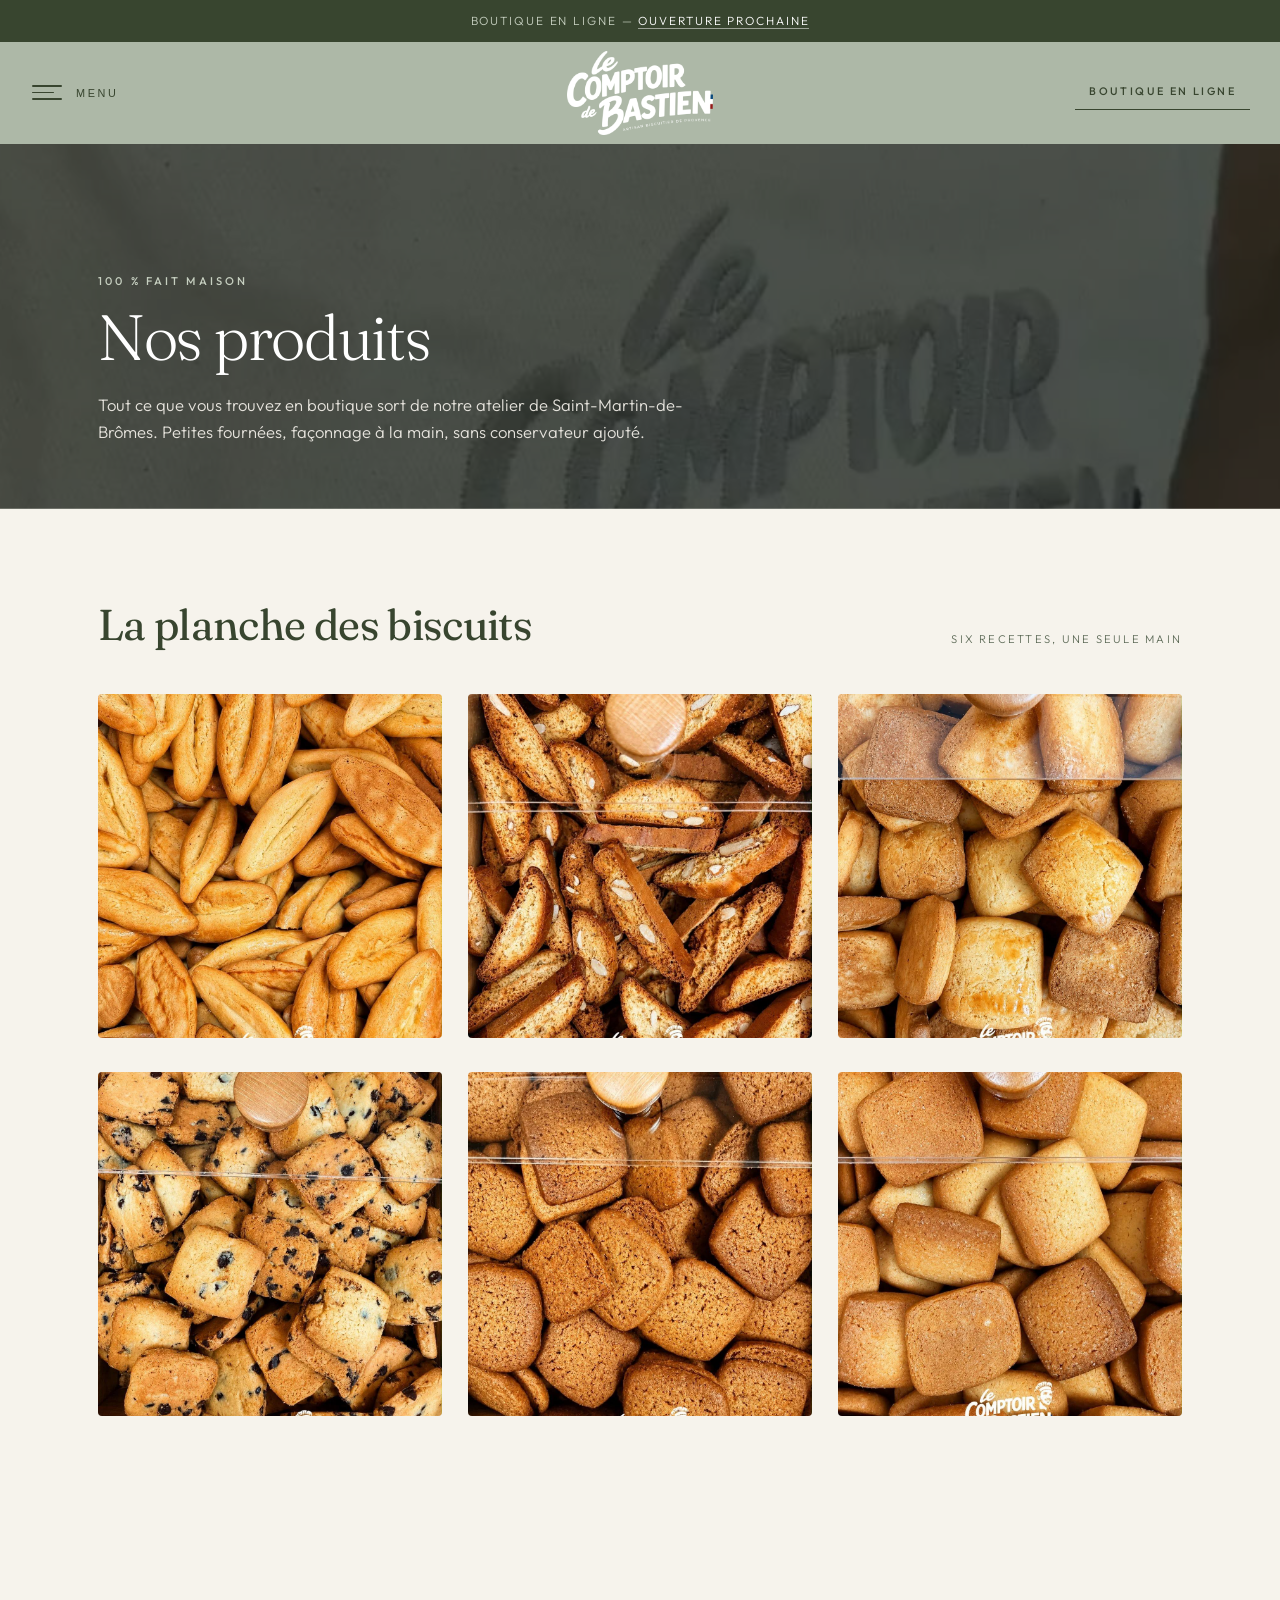
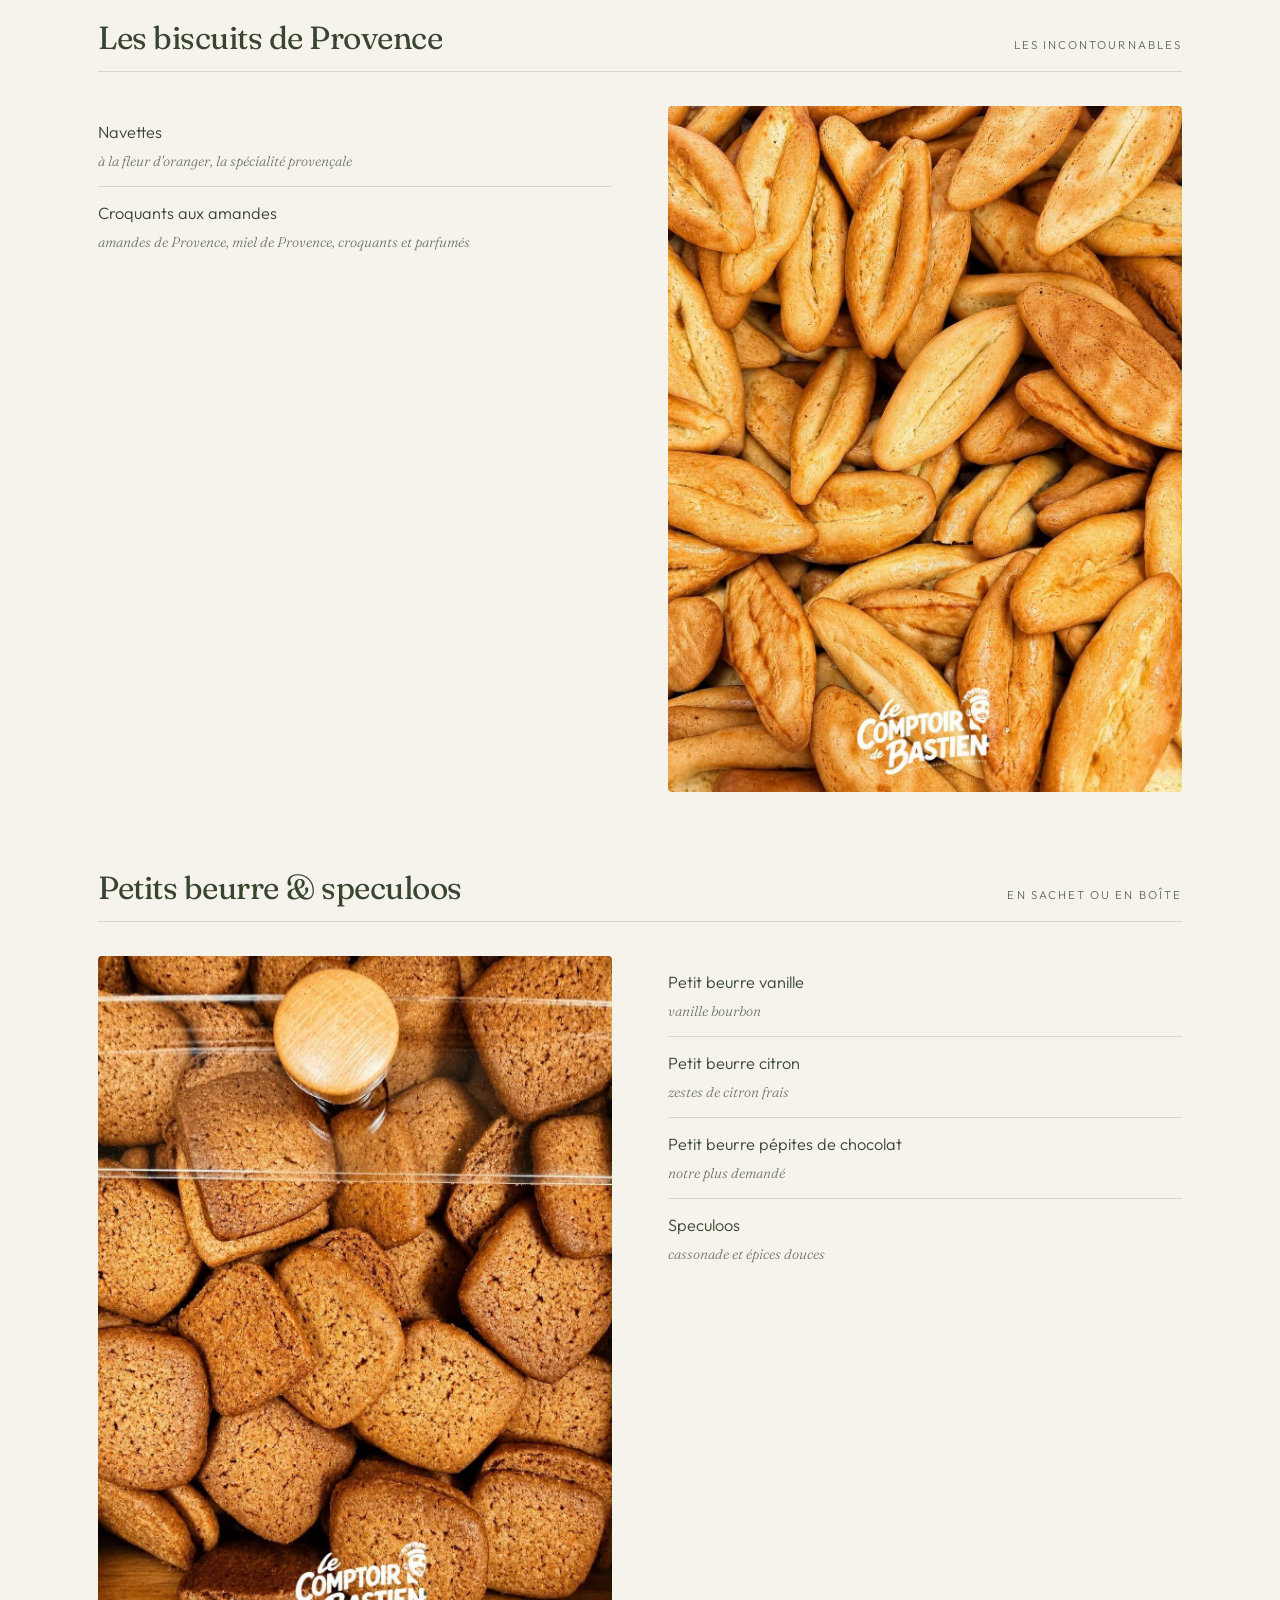
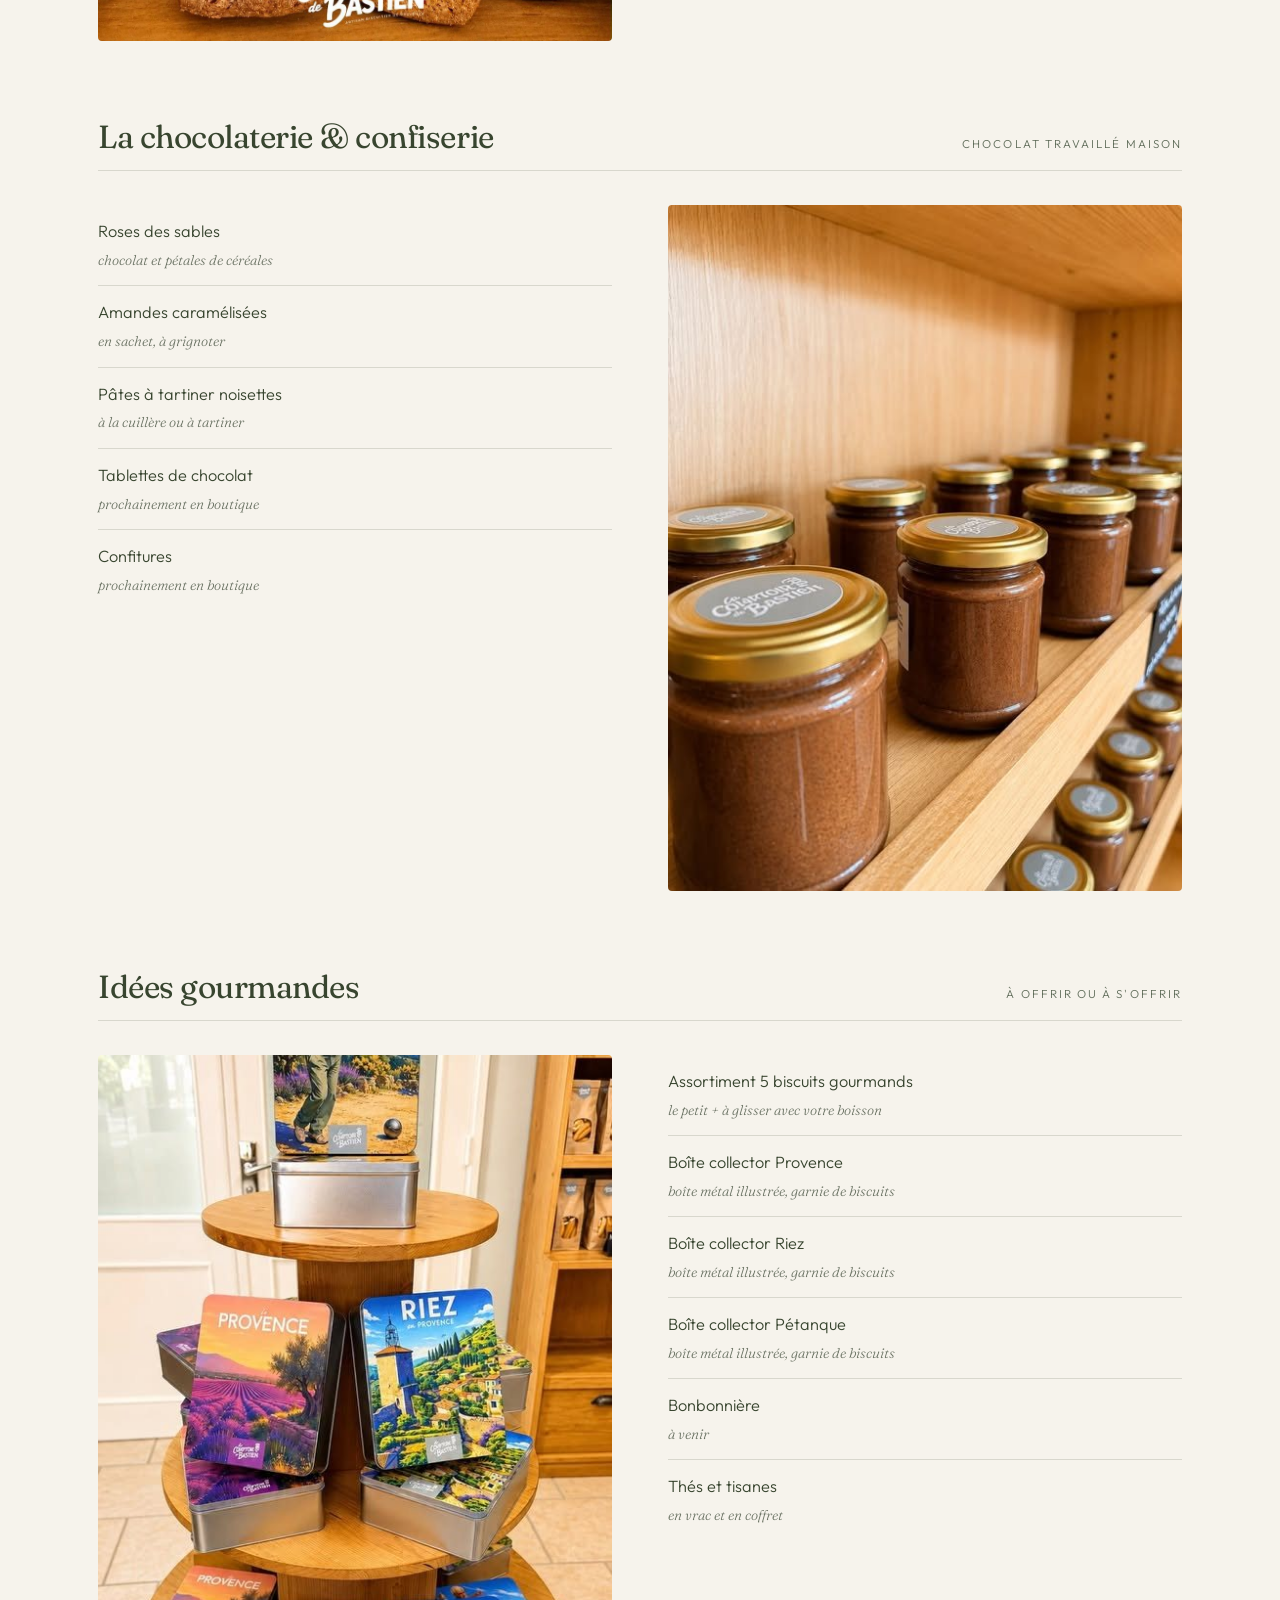
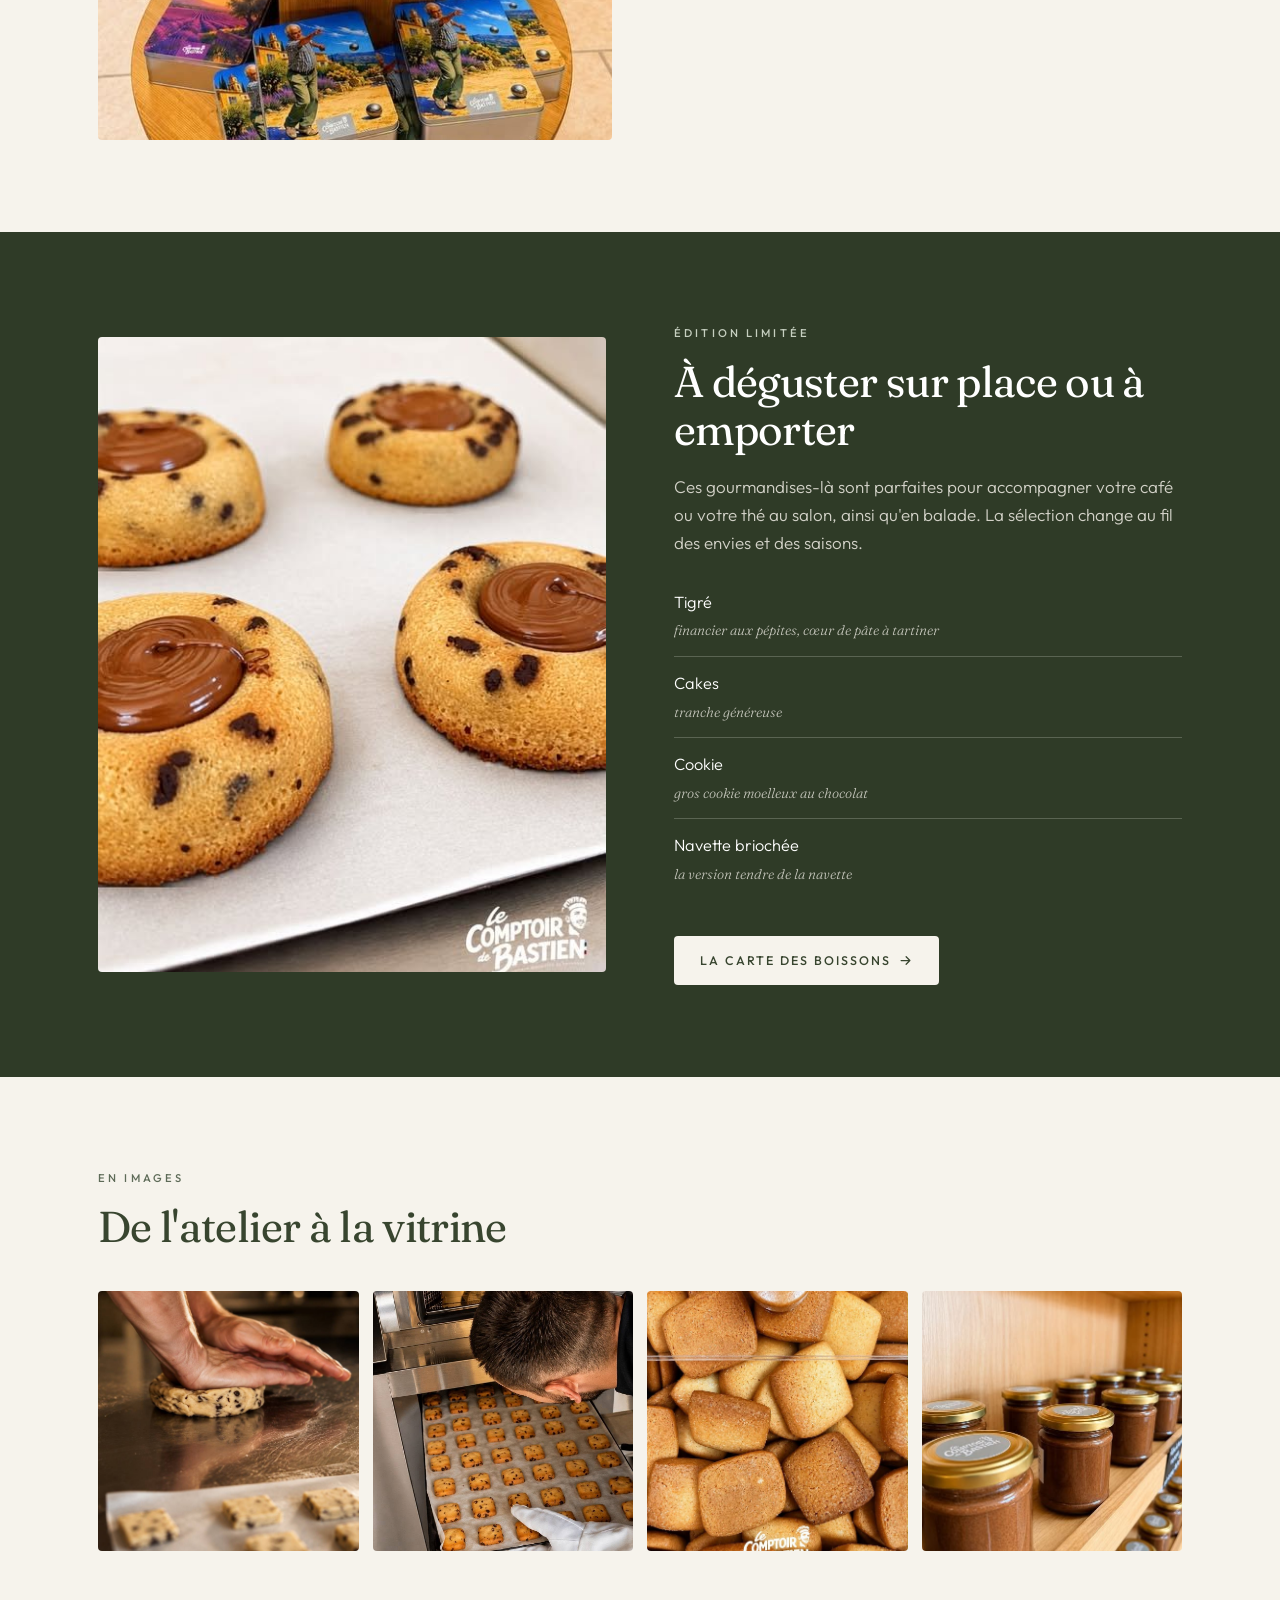
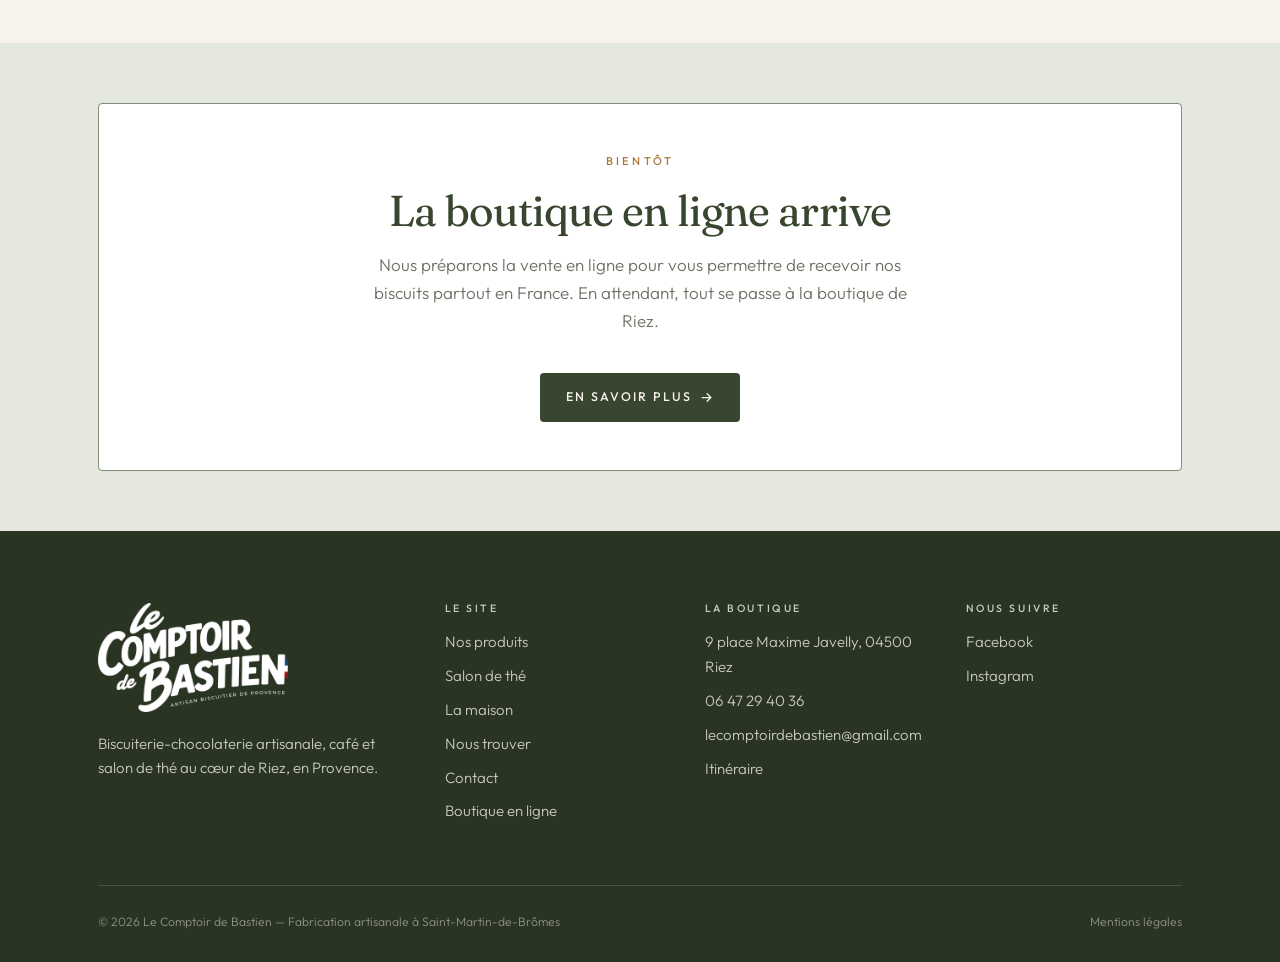
<file: produits.html>
<!DOCTYPE html>
<html lang="fr">
<head>
<meta charset="utf-8">
<meta name="viewport" content="width=device-width, initial-scale=1">
<title>Nos produits — Le Comptoir de Bastien</title>
<meta name="description" content="Navettes à la fleur d'oranger, croquants aux amandes, petits beurre, speculoos et chocolats faits maison à Riez, en Provence.">
<meta name="author" content="Le Comptoir de Bastien">
<meta name="theme-color" content="#ADB8A7">

<!-- Partage sur les réseaux sociaux -->
<meta property="og:type" content="website">
<meta property="og:site_name" content="Le Comptoir de Bastien">
<meta property="og:title" content="Nos produits — Le Comptoir de Bastien">
<meta property="og:description" content="Navettes à la fleur d'oranger, croquants aux amandes de Provence, petits beurre, speculoos, roses des sables, pâte à tartiner et boîtes collector. Tout est fait maison.">
<meta property="og:image" content="img/banniere-atelier.jpg">
<meta property="og:locale" content="fr_FR">
<meta name="twitter:card" content="summary_large_image">

<link rel="canonical" href="https://www.lecomptoirdebastien.fr/produits.html">
<meta name="robots" content="index, follow, max-image-preview:large, max-snippet:-1">
<meta property="og:url" content="https://www.lecomptoirdebastien.fr/produits.html">
<meta name="geo.region" content="FR-04">
<meta name="geo.placename" content="Riez">
<meta name="geo.position" content="43.8158;6.0928">
<meta name="ICBM" content="43.8158, 6.0928">
<script type="application/ld+json">{"@context": "https://schema.org", "@type": "Bakery", "@id": "https://www.lecomptoirdebastien.fr/#boutique", "name": "Le Comptoir de Bastien", "url": "https://www.lecomptoirdebastien.fr/"}</script>
<script type="application/ld+json">{"@context": "https://schema.org", "@type": "BreadcrumbList", "itemListElement": [{"@type": "ListItem", "position": 1, "name": "Accueil", "item": "https://www.lecomptoirdebastien.fr/"}, {"@type": "ListItem", "position": 2, "name": "Nos produits", "item": "https://www.lecomptoirdebastien.fr/produits.html"}]}</script>

<link rel="icon" href="img/favicon.png" type="image/png">
<link rel="apple-touch-icon" href="img/favicon.png">

<link rel="preconnect" href="https://fonts.googleapis.com">
<link rel="preconnect" href="https://fonts.gstatic.com" crossorigin>
<link href="https://fonts.googleapis.com/css2?family=Fraunces:ital,opsz,wght@0,9..144,400..700;1,9..144,400..600&family=Outfit:wght@200;300;400;500;700&display=swap" rel="stylesheet">
<link rel="stylesheet" href="css/style.css?v=20260925c">
</head>
<body>

<!-- Vidéo d'atelier, fixée derrière tout le site -->
<div class="site-video" aria-hidden="true">
  <img class="poster" src="media/atelier-poster.jpg" alt="" width="1280" height="722">
  <video autoplay muted loop playsinline preload="auto" poster="media/atelier-poster.jpg">
    <source src="media/atelier.mp4" type="video/mp4">
  </video>
</div>
<div class="site-veil" aria-hidden="true"></div>

<div class="topbar">
<div class="announce">
  Boutique en ligne — <a href="boutique-en-ligne.html">ouverture prochaine</a>
</div>

<header class="site-header">
  <div class="nav-wrap">

    <div class="nav-lead">
      <button class="nav-toggle" type="button" aria-expanded="false" aria-controls="nav-drawer" aria-label="Ouvrir le menu">
        <span class="burger" aria-hidden="true"><span></span><span></span><span></span></span>
        <span class="toggle-word">Menu</span>
      </button>
    </div>

    <a class="brand" href="index.html" aria-label="Le Comptoir de Bastien — retour à l'accueil">
      <img src="img/logo-blanc.png" alt="Le Comptoir de Bastien, Artisan biscuitier de Provence" width="900" height="516">
    </a>

    <div class="nav-right">
      <a class="nav-cta" href="boutique-en-ligne.html">Boutique en ligne</a>
    </div>

  </div>
</header>
</div>

<!-- Tiroir de navigation -->
<div class="drawer-veil" hidden></div>

<aside class="drawer" id="nav-drawer" aria-label="Navigation principale" aria-hidden="true">
  <div class="drawer-inner">

    <button class="drawer-close" type="button" aria-label="Fermer le menu">
      <span class="x" aria-hidden="true"><span></span><span></span></span>
      <span class="word">Fermer</span>
    </button>

    <nav class="drawer-main" aria-label="Rubriques principales">
      <ul>
          <li><a href="produits.html" aria-current="page">Nos produits</a></li>
          <li><a href="salon-de-the.html">Salon de thé</a></li>
          <li><a href="boutique-en-ligne.html">Boutique en ligne</a></li>
          <li><a href="la-maison.html">La maison</a></li>
      </ul>
    </nav>

    <nav class="drawer-second" aria-label="Liens secondaires">
      <ul>
          <li><a href="index.html">Accueil</a></li>
          <li><a href="nous-trouver.html">Nous trouver</a></li>
          <li><a href="contact.html">Contact</a></li>
          <li><a href="mentions-legales.html">Mentions légales</a></li>
      </ul>
      <div class="drawer-social">
        <a href="https://www.instagram.com/le_comptoir_de_bastien/" target="_blank" rel="noopener">Instagram</a>
        <a href="https://www.facebook.com/people/Le-Comptoir-de-Bastien/61591417957600/" target="_blank" rel="noopener">Facebook</a>
      </div>
    </nav>

  </div>
</aside>

<main id="contenu">

<section class="page-head on-video">
  <div class="container">
    <span class="eyebrow">100 % fait maison</span>
    <h1>Nos produits</h1>
    <p>Tout ce que vous trouvez en boutique sort de notre atelier de Saint-Martin-de-Brômes.
    Petites fournées, façonnage à la main, sans conservateur ajouté.</p>
  </div>
</section>

<section>
  <div class="container">
    <div class="section-head">
      <h2>La planche des biscuits</h2>
      <span class="note">Six recettes, une seule main</span>
    </div>
    <div class="shop-grid cols-3 planche reveal" style="margin-bottom:20px">

      <a class="shop-item" href="#biscuits-provence">
        <span class="thumb"><img src="img/navettes.jpg" alt="Navettes dorées à la fleur d'oranger" width="1086" height="1448" loading="lazy">
          <span class="s-overlay"><span class="s-name">Navettes</span><span class="s-meta">Fleur d'oranger</span></span>
        </span>
      </a>

      <a class="shop-item" href="#biscuits-provence">
        <span class="thumb"><img src="img/croquants-boite.jpg" alt="Croquants aux amandes de Provence dans leur boîte" width="1086" height="1448" loading="lazy">
          <span class="s-overlay"><span class="s-name">Croquants aux amandes</span><span class="s-meta">Amandes de Provence</span></span>
        </span>
      </a>

      <a class="shop-item" href="#petits-beurre">
        <span class="thumb"><img src="img/biscuit-vanille-nature.jpg" alt="Petits beurre à la vanille, sucre croquant sur le dessus" width="1086" height="1448" loading="lazy">
          <span class="s-overlay"><span class="s-name">Petit beurre vanille</span><span class="s-meta">Vanille bourbon</span></span>
        </span>
      </a>

      <a class="shop-item" href="#petits-beurre">
        <span class="thumb"><img src="img/biscuit-pepites.jpg" alt="Petits beurre aux pépites de chocolat noir" width="1086" height="1448" loading="lazy">
          <span class="s-overlay"><span class="s-name">Petit beurre pépites</span><span class="s-meta">Pépites de chocolat</span></span>
        </span>
      </a>

      <a class="shop-item" href="#petits-beurre">
        <span class="thumb"><img src="img/biscuit-speculoos.jpg" alt="Speculoos à la cassonade et aux épices douces" width="1086" height="1448" loading="lazy">
          <span class="s-overlay"><span class="s-name">Speculoos</span><span class="s-meta">Cassonade et épices</span></span>
        </span>
      </a>

      <a class="shop-item" href="#petits-beurre">
        <span class="thumb"><img src="img/biscuit-vanille.jpg" alt="Petits beurre au citron, à peine dorés" width="1086" height="1448" loading="lazy">
          <span class="s-overlay"><span class="s-name">Petit beurre citron</span><span class="s-meta">Zestes de citron frais</span></span>
        </span>
      </a>

    </div>
  </div>
</section>

<section>
  <div class="container">

    <div class="category reveal" id="biscuits-provence">
      <div class="category-head">
        <h2>Les biscuits de Provence</h2>
        <span class="note">Les incontournables</span>
      </div>
      <div class="split media-right" style="gap:56px;align-items:start">
        <div class="split-text"><ul class="price-list plain">
  <li><span class="item-name">Navettes<span class="item-sub">à la fleur d'oranger, la spécialité provençale</span></span></li>
  <li><span class="item-name">Croquants aux amandes<span class="item-sub">amandes de Provence, miel de Provence, croquants et parfumés</span></span></li>
</ul></div>
        <figure class="split-media tall">
          <img src="img/navettes.jpg" alt="Navettes à la fleur d'oranger, la spécialité provençale" width="1086" height="1448" loading="lazy">
        </figure>
      </div>
    </div>

    <div class="category reveal" id="petits-beurre">
      <div class="category-head">
        <h2>Petits beurre &amp; speculoos</h2>
        <span class="note">En sachet ou en boîte</span>
      </div>
      <div class="split media-left" style="gap:56px;align-items:start">
        <figure class="split-media tall">
          <img src="img/biscuit-speculoos.jpg" alt="Speculoos artisanaux à la cassonade" width="1086" height="1448" loading="lazy">
        </figure>
        <div class="split-text"><ul class="price-list plain">
  <li><span class="item-name">Petit beurre vanille<span class="item-sub">vanille bourbon</span></span></li>
  <li><span class="item-name">Petit beurre citron<span class="item-sub">zestes de citron frais</span></span></li>
  <li><span class="item-name">Petit beurre pépites de chocolat<span class="item-sub">notre plus demandé</span></span></li>
  <li><span class="item-name">Speculoos<span class="item-sub">cassonade et épices douces</span></span></li>
</ul></div>
      </div>
    </div>

    <div class="category reveal">
      <div class="category-head">
        <h2>La chocolaterie &amp; confiserie</h2>
        <span class="note">Chocolat travaillé maison</span>
      </div>
      <div class="split media-right" style="gap:56px;align-items:start">
        <div class="split-text"><ul class="price-list plain">
  <li><span class="item-name">Roses des sables<span class="item-sub">chocolat et pétales de céréales</span></span></li>
  <li><span class="item-name">Amandes caramélisées<span class="item-sub">en sachet, à grignoter</span></span></li>
  <li><span class="item-name">Pâtes à tartiner noisettes<span class="item-sub">à la cuillère ou à tartiner</span></span></li>
  <li><span class="item-name">Tablettes de chocolat<span class="item-sub">prochainement en boutique</span></span></li>
  <li><span class="item-name">Confitures<span class="item-sub">prochainement en boutique</span></span></li>
</ul></div>
        <figure class="split-media tall">
          <img src="img/pate-a-tartiner.jpg" alt="Pots de pâte à tartiner maison alignés en rayon" width="526" height="701" loading="lazy">
        </figure>
      </div>
    </div>

    <div class="category reveal">
      <div class="category-head">
        <h2>Idées gourmandes</h2>
        <span class="note">À offrir ou à s'offrir</span>
      </div>
      <div class="split media-left" style="gap:56px;align-items:start">
        <figure class="split-media tall">
          <img src="img/boites-collector.jpg" alt="Présentoir de boîtes métal collector Provence, Riez et pétanque" width="526" height="942" loading="lazy">
        </figure>
        <div class="split-text"><ul class="price-list plain">
  <li><span class="item-name">Assortiment 5 biscuits gourmands<span class="item-sub">le petit + à glisser avec votre boisson</span></span></li>
  <li><span class="item-name">Boîte collector Provence<span class="item-sub">boîte métal illustrée, garnie de biscuits</span></span></li>
  <li><span class="item-name">Boîte collector Riez<span class="item-sub">boîte métal illustrée, garnie de biscuits</span></span></li>
  <li><span class="item-name">Boîte collector Pétanque<span class="item-sub">boîte métal illustrée, garnie de biscuits</span></span></li>
  <li><span class="item-name">Bonbonnière<span class="item-sub">à venir</span></span></li>
  <li><span class="item-name">Thés et tisanes<span class="item-sub">en vrac et en coffret</span></span></li>
</ul></div>
      </div>
    </div>

  </div>
</section>

<section class="band-forest">
  <div class="container">
    <div class="split media-left">
      <figure class="split-media reveal">
        <img src="img/tigres.jpg" alt="Tigrés aux pépites de chocolat garnis d'un cœur de pâte à tartiner" width="526" height="689" loading="lazy">
      </figure>
      <div class="split-text reveal">
        <span class="eyebrow">Édition limitée</span>
        <h2>À déguster sur place ou à emporter</h2>
        <p>Ces gourmandises-là sont parfaites pour accompagner votre café ou votre thé
        au salon, ainsi qu'en balade. La sélection change au fil des envies et des saisons.</p>
        <ul class="price-list plain">
  <li><span class="item-name">Tigré<span class="item-sub">financier aux pépites, cœur de pâte à tartiner</span></span></li>
  <li><span class="item-name">Cakes<span class="item-sub">tranche généreuse</span></span></li>
  <li><span class="item-name">Cookie<span class="item-sub">gros cookie moelleux au chocolat</span></span></li>
  <li><span class="item-name">Navette briochée<span class="item-sub">la version tendre de la navette</span></span></li>
</ul>
        <div class="btn-row">
          <a class="btn btn-light" href="salon-de-the.html">La carte des boissons <svg viewBox="0 0 24 24" fill="none" stroke="currentColor" stroke-width="2" stroke-linecap="round" stroke-linejoin="round" aria-hidden="true"><path d="M5 12h14M13 6l6 6-6 6"/></svg></a>
        </div>
      </div>
    </div>
  </div>
</section>

<section>
  <div class="container">
    <span class="eyebrow">En images</span>
    <h2>De l'atelier à la vitrine</h2>
    <div class="gallery reveal" style="margin-top:40px">
      <img src="img/faconnage-pate.jpg" alt="Façonnage de la pâte à la main" width="1068" height="1472" loading="lazy">
      <img src="img/cuisson-four.jpg" alt="Sortie du four d'une plaque de biscuits" width="998" height="1575" loading="lazy">
      <img src="img/biscuit-vanille.jpg" alt="Petits beurre au citron en vrac" width="1086" height="1448" loading="lazy">
      <img src="img/pate-a-tartiner.jpg" alt="Pots de pâte à tartiner en rayon" width="526" height="701" loading="lazy">
    </div>
  </div>
</section>

<section class="band-sage tight">
  <div class="container">
    <div class="soon reveal">
      <span class="eyebrow">Bientôt</span>
      <h2>La boutique en ligne arrive</h2>
      <p>Nous préparons la vente en ligne pour vous permettre de recevoir nos biscuits
      partout en France. En attendant, tout se passe à la boutique de Riez.</p>
      <div class="btn-row" style="justify-content:center">
        <a class="btn btn-primary" href="boutique-en-ligne.html">En savoir plus <svg viewBox="0 0 24 24" fill="none" stroke="currentColor" stroke-width="2" stroke-linecap="round" stroke-linejoin="round" aria-hidden="true"><path d="M5 12h14M13 6l6 6-6 6"/></svg></a>
      </div>
    </div>
  </div>
</section>

</main>

<button class="to-top" type="button" aria-label="Revenir en haut de la page">
  <svg viewBox="0 0 24 24" fill="none" stroke="currentColor" stroke-width="1.6" stroke-linecap="round" stroke-linejoin="round" aria-hidden="true">
    <path d="M12 19V5M6 11l6-6 6 6"/>
  </svg>
</button>

<nav class="action-bar" aria-label="Actions rapides">
  <a href="tel:+33647294036"><svg viewBox="0 0 24 24" fill="none" stroke="currentColor" stroke-width="1.6" stroke-linecap="round" stroke-linejoin="round" aria-hidden="true"><path d="M22 16.9v3a2 2 0 0 1-2.2 2 19.8 19.8 0 0 1-8.6-3.1 19.5 19.5 0 0 1-6-6A19.8 19.8 0 0 1 2.1 4.2 2 2 0 0 1 4.1 2h3a2 2 0 0 1 2 1.7c.1 1 .4 1.9.7 2.8a2 2 0 0 1-.5 2.1L8.1 9.9a16 16 0 0 0 6 6l1.3-1.3a2 2 0 0 1 2.1-.4c.9.3 1.8.6 2.8.7a2 2 0 0 1 1.7 2Z"/></svg> Appeler</a>
  <a href="https://maps.app.goo.gl/71JwFmcoFoeho4XAA" target="_blank" rel="noopener"><svg viewBox="0 0 24 24" fill="none" stroke="currentColor" stroke-width="1.6" stroke-linecap="round" stroke-linejoin="round" aria-hidden="true"><path d="M12 22s7-7.6 7-12.5A7 7 0 0 0 5 9.5C5 14.4 12 22 12 22z"/><circle cx="12" cy="9.5" r="2.5"/></svg> Itinéraire</a>
</nav>

<footer class="site-footer">
  <div class="container">
    <div class="footer-grid">

      <div class="footer-logo">
        <img src="img/logo-blanc.png" alt="Le Comptoir de Bastien" width="900" height="516" loading="lazy">
        <p>Biscuiterie-chocolaterie artisanale, café et salon de thé au cœur de Riez, en Provence.</p>
      </div>

      <div class="footer-col">
        <h4>Le site</h4>
        <ul>
          <li><a href="produits.html">Nos produits</a></li>
        <li><a href="salon-de-the.html">Salon de thé</a></li>
        <li><a href="la-maison.html">La maison</a></li>
        <li><a href="nous-trouver.html">Nous trouver</a></li>
        <li><a href="contact.html">Contact</a></li>
          <li><a href="boutique-en-ligne.html">Boutique en ligne</a></li>
        </ul>
      </div>

      <div class="footer-col">
        <h4>La boutique</h4>
        <ul>
          <li>9 place Maxime Javelly, 04500 Riez</li>
          <li><a href="tel:+33647294036">06 47 29 40 36</a></li>
          <li><a href="mailto:lecomptoirdebastien@gmail.com">lecomptoirdebastien@gmail.com</a></li>
          <li><a href="https://maps.app.goo.gl/71JwFmcoFoeho4XAA" target="_blank" rel="noopener">Itinéraire</a></li>
        </ul>
      </div>

      <div class="footer-col">
        <h4>Nous suivre</h4>
        <ul>
          <li><a href="https://www.facebook.com/people/Le-Comptoir-de-Bastien/61591417957600/" target="_blank" rel="noopener">Facebook</a></li>
          <li><a href="https://www.instagram.com/le_comptoir_de_bastien/" target="_blank" rel="noopener">Instagram</a></li>
        </ul>
      </div>

    </div>

    <div class="footer-bottom">
      <span>© <span id="year">2026</span> Le Comptoir de Bastien — Fabrication artisanale à Saint-Martin-de-Brômes</span>
      <span><a href="mentions-legales.html">Mentions légales</a></span>
    </div>
  </div>
</footer>

<script src="js/main.js?v=20260925c"></script>
</body>
</html>
</file>
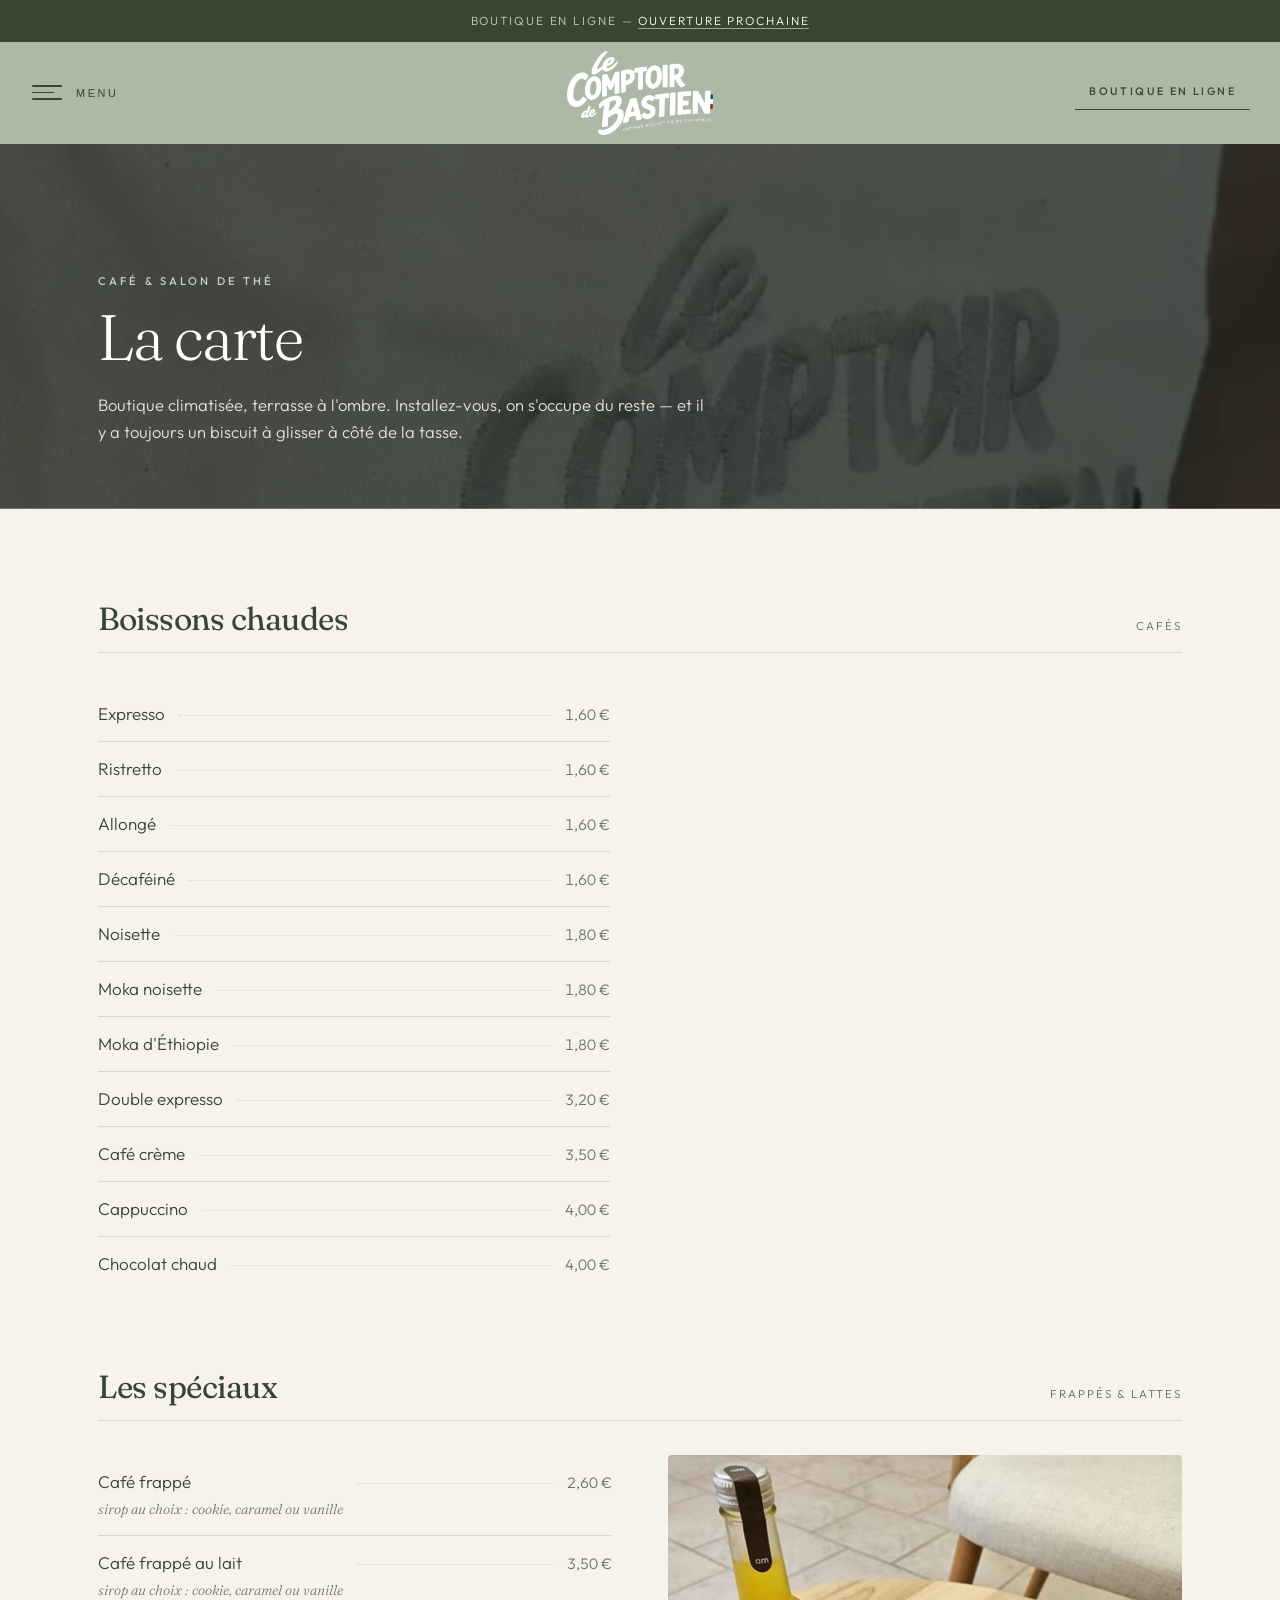
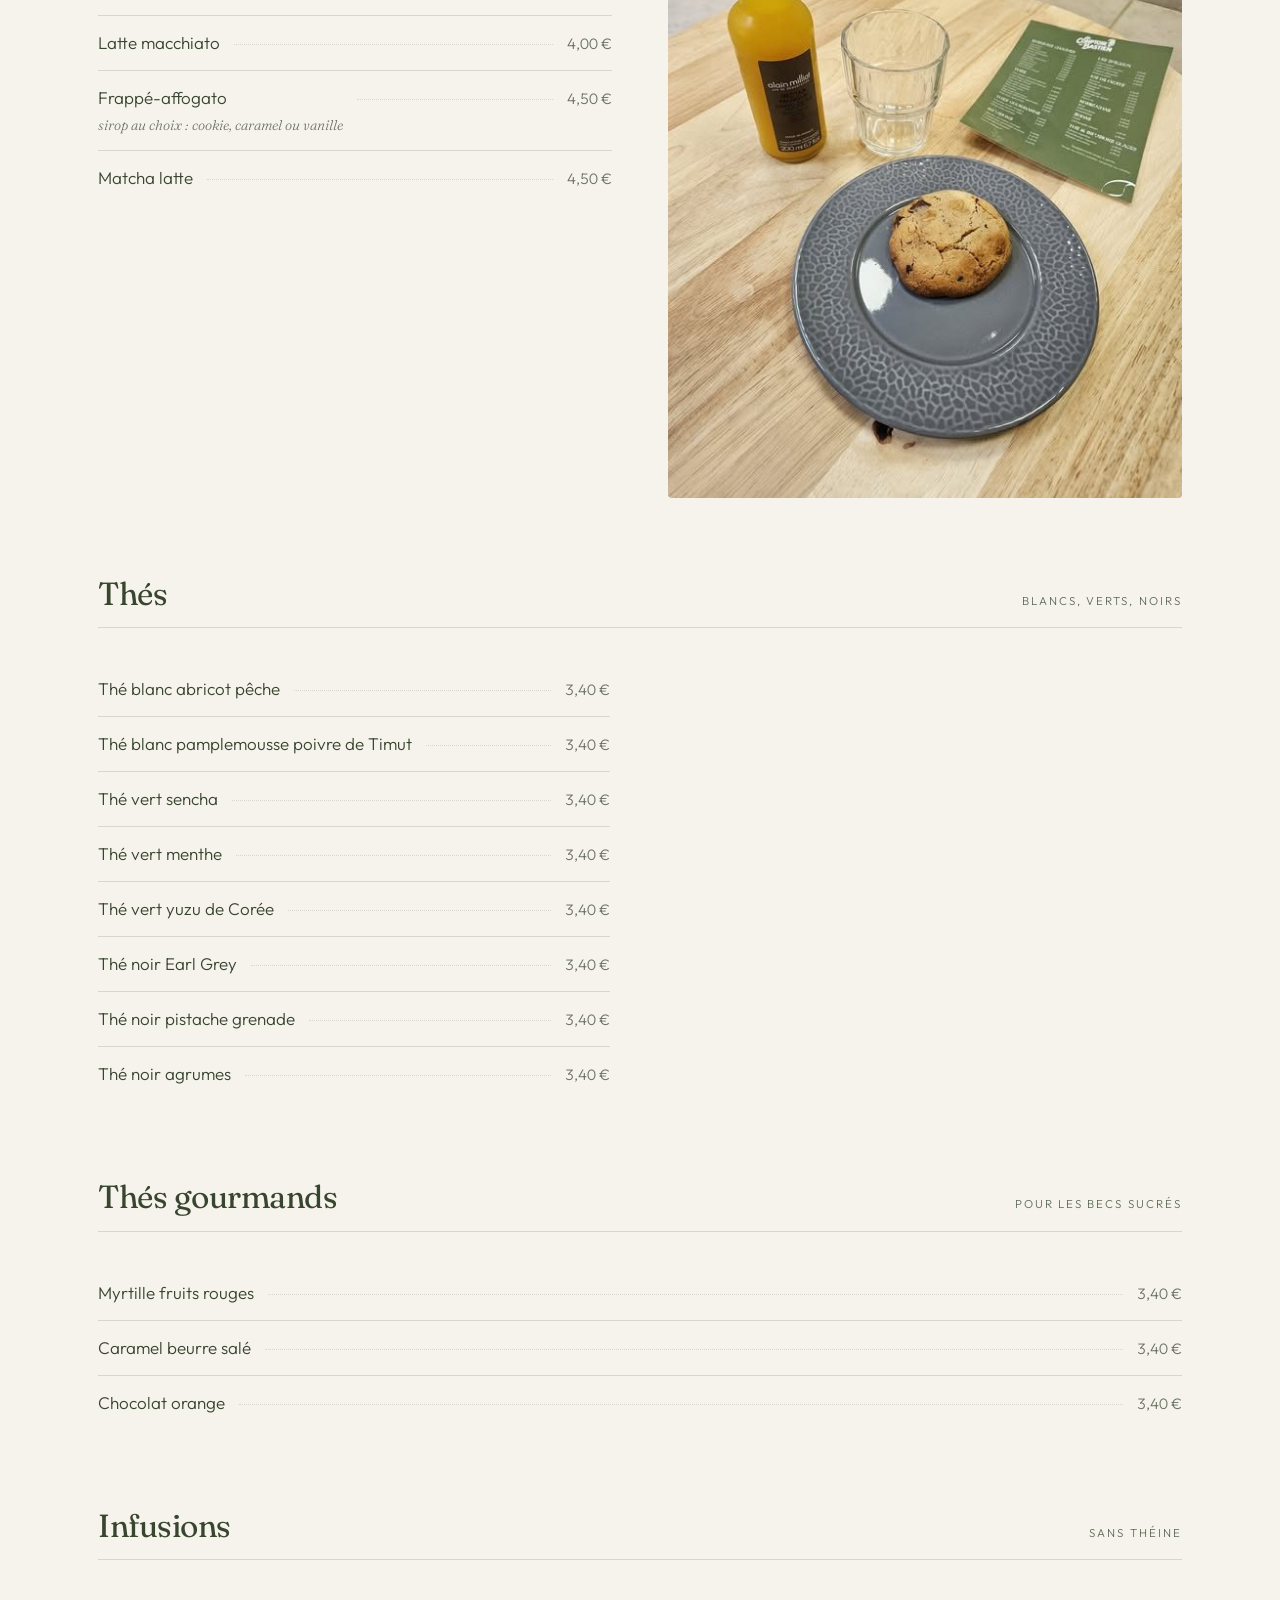
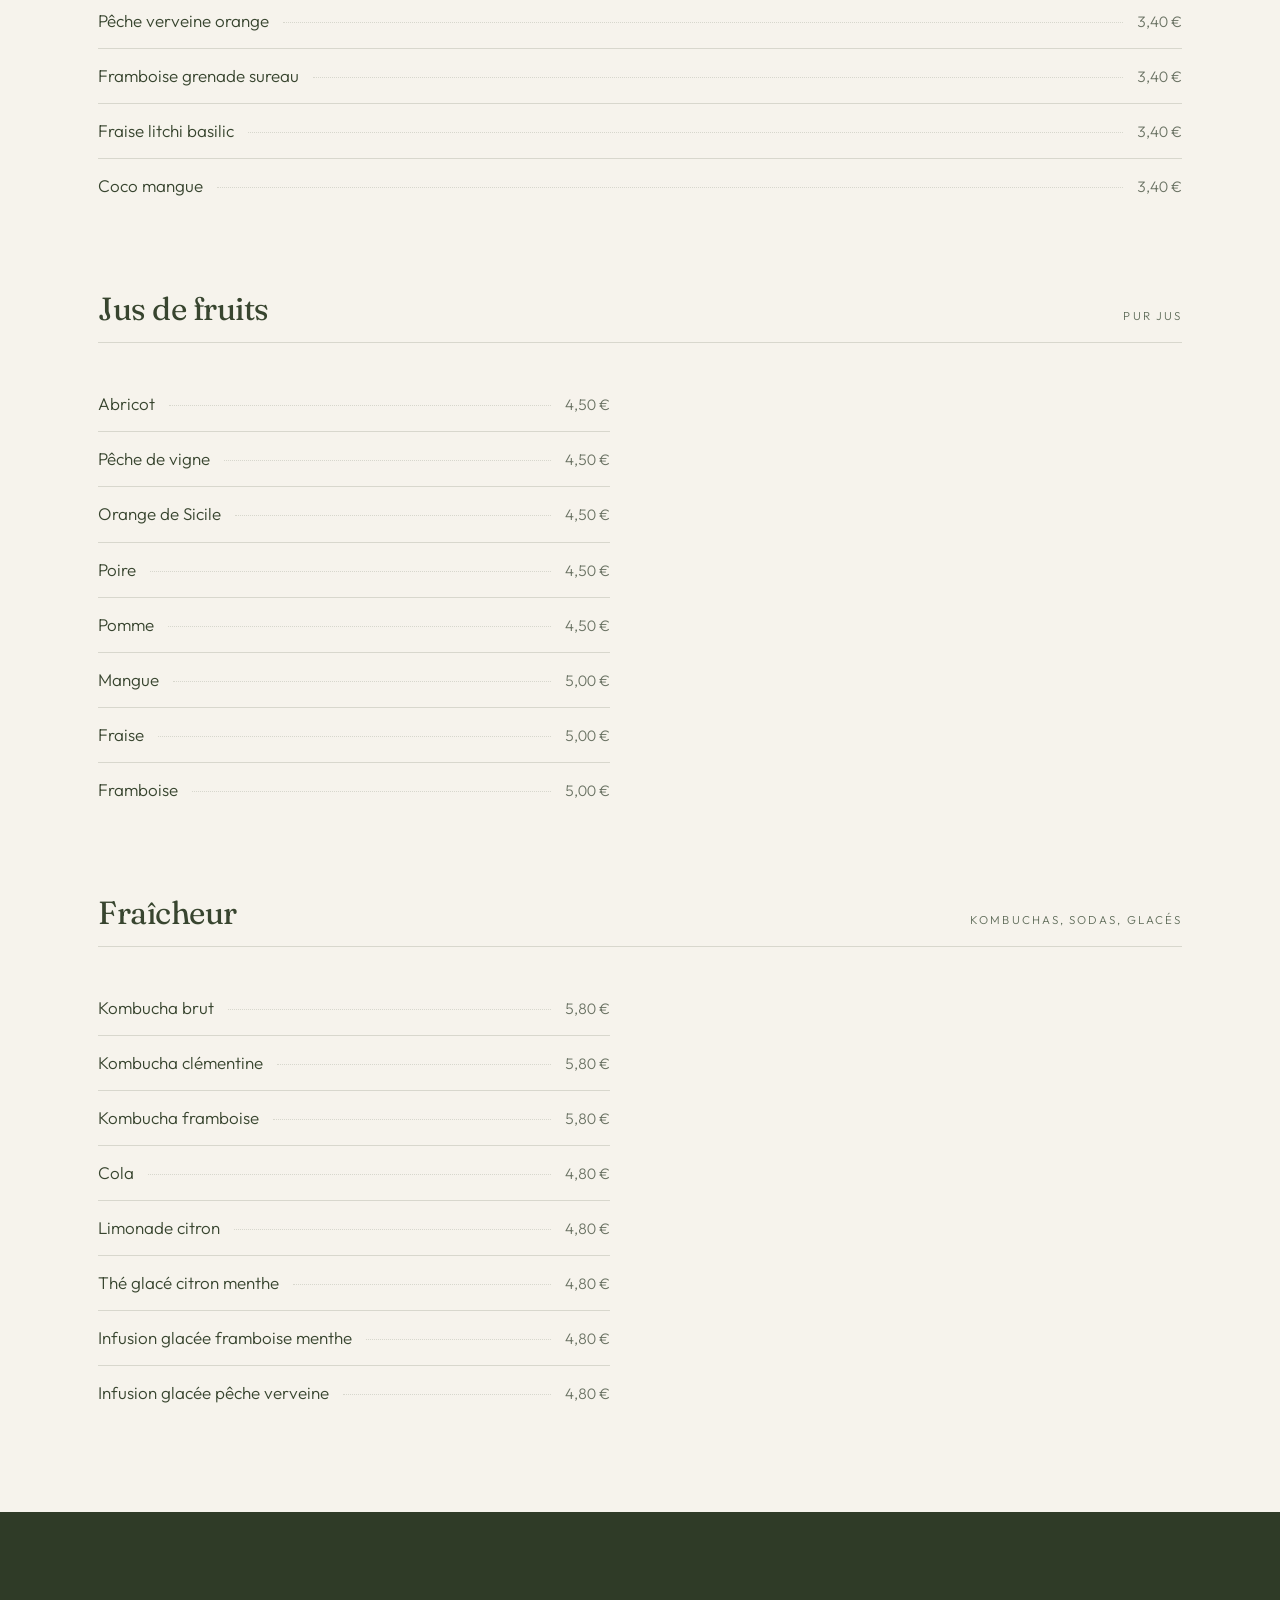
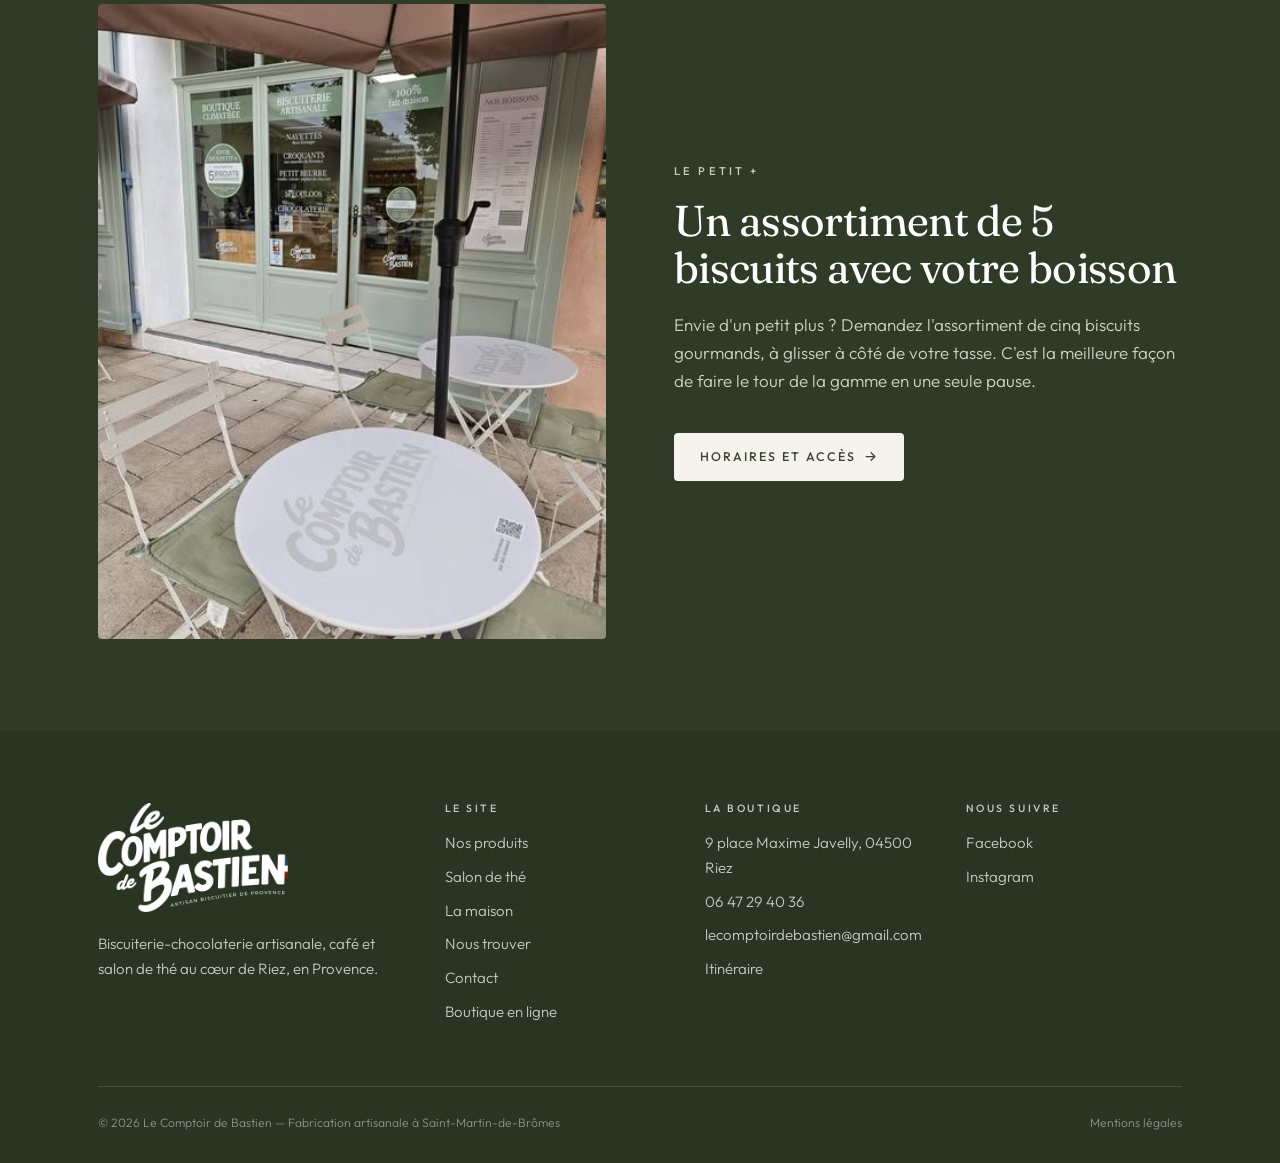
<file: salon-de-the.html>
<!DOCTYPE html>
<html lang="fr">
<head>
<meta charset="utf-8">
<meta name="viewport" content="width=device-width, initial-scale=1">
<title>Salon de thé — Le Comptoir de Bastien</title>
<meta name="description" content="La carte du café et salon de thé du Comptoir de Bastien à Riez : cafés, thés, infusions, jus de fruits, kombuchas et boissons glacées.">
<meta name="author" content="Le Comptoir de Bastien">
<meta name="theme-color" content="#ADB8A7">

<!-- Partage sur les réseaux sociaux -->
<meta property="og:type" content="website">
<meta property="og:site_name" content="Le Comptoir de Bastien">
<meta property="og:title" content="Salon de thé — Le Comptoir de Bastien">
<meta property="og:description" content="La carte du café et salon de thé du Comptoir de Bastien à Riez : cafés, thés, infusions, jus de fruits, kombuchas et boissons glacées, à accompagner d'une gourmandise maison.">
<meta property="og:image" content="img/banniere-atelier.jpg">
<meta property="og:locale" content="fr_FR">
<meta name="twitter:card" content="summary_large_image">

<link rel="canonical" href="https://www.lecomptoirdebastien.fr/salon-de-the.html">
<meta name="robots" content="index, follow, max-image-preview:large, max-snippet:-1">
<meta property="og:url" content="https://www.lecomptoirdebastien.fr/salon-de-the.html">
<meta name="geo.region" content="FR-04">
<meta name="geo.placename" content="Riez">
<meta name="geo.position" content="43.8158;6.0928">
<meta name="ICBM" content="43.8158, 6.0928">
<script type="application/ld+json">{"@context": "https://schema.org", "@type": "Bakery", "@id": "https://www.lecomptoirdebastien.fr/#boutique", "name": "Le Comptoir de Bastien", "url": "https://www.lecomptoirdebastien.fr/"}</script>
<script type="application/ld+json">{"@context": "https://schema.org", "@type": "BreadcrumbList", "itemListElement": [{"@type": "ListItem", "position": 1, "name": "Accueil", "item": "https://www.lecomptoirdebastien.fr/"}, {"@type": "ListItem", "position": 2, "name": "Salon de thé", "item": "https://www.lecomptoirdebastien.fr/salon-de-the.html"}]}</script>

<link rel="icon" href="img/favicon.png" type="image/png">
<link rel="apple-touch-icon" href="img/favicon.png">

<link rel="preconnect" href="https://fonts.googleapis.com">
<link rel="preconnect" href="https://fonts.gstatic.com" crossorigin>
<link href="https://fonts.googleapis.com/css2?family=Fraunces:ital,opsz,wght@0,9..144,400..700;1,9..144,400..600&family=Outfit:wght@200;300;400;500;700&display=swap" rel="stylesheet">
<link rel="stylesheet" href="css/style.css?v=20260925c">
</head>
<body>

<!-- Vidéo d'atelier, fixée derrière tout le site -->
<div class="site-video" aria-hidden="true">
  <img class="poster" src="media/atelier-poster.jpg" alt="" width="1280" height="722">
  <video autoplay muted loop playsinline preload="auto" poster="media/atelier-poster.jpg">
    <source src="media/atelier.mp4" type="video/mp4">
  </video>
</div>
<div class="site-veil" aria-hidden="true"></div>

<div class="topbar">
<div class="announce">
  Boutique en ligne — <a href="boutique-en-ligne.html">ouverture prochaine</a>
</div>

<header class="site-header">
  <div class="nav-wrap">

    <div class="nav-lead">
      <button class="nav-toggle" type="button" aria-expanded="false" aria-controls="nav-drawer" aria-label="Ouvrir le menu">
        <span class="burger" aria-hidden="true"><span></span><span></span><span></span></span>
        <span class="toggle-word">Menu</span>
      </button>
    </div>

    <a class="brand" href="index.html" aria-label="Le Comptoir de Bastien — retour à l'accueil">
      <img src="img/logo-blanc.png" alt="Le Comptoir de Bastien, Artisan biscuitier de Provence" width="900" height="516">
    </a>

    <div class="nav-right">
      <a class="nav-cta" href="boutique-en-ligne.html">Boutique en ligne</a>
    </div>

  </div>
</header>
</div>

<!-- Tiroir de navigation -->
<div class="drawer-veil" hidden></div>

<aside class="drawer" id="nav-drawer" aria-label="Navigation principale" aria-hidden="true">
  <div class="drawer-inner">

    <button class="drawer-close" type="button" aria-label="Fermer le menu">
      <span class="x" aria-hidden="true"><span></span><span></span></span>
      <span class="word">Fermer</span>
    </button>

    <nav class="drawer-main" aria-label="Rubriques principales">
      <ul>
          <li><a href="produits.html">Nos produits</a></li>
          <li><a href="salon-de-the.html" aria-current="page">Salon de thé</a></li>
          <li><a href="boutique-en-ligne.html">Boutique en ligne</a></li>
          <li><a href="la-maison.html">La maison</a></li>
      </ul>
    </nav>

    <nav class="drawer-second" aria-label="Liens secondaires">
      <ul>
          <li><a href="index.html">Accueil</a></li>
          <li><a href="nous-trouver.html">Nous trouver</a></li>
          <li><a href="contact.html">Contact</a></li>
          <li><a href="mentions-legales.html">Mentions légales</a></li>
      </ul>
      <div class="drawer-social">
        <a href="https://www.instagram.com/le_comptoir_de_bastien/" target="_blank" rel="noopener">Instagram</a>
        <a href="https://www.facebook.com/people/Le-Comptoir-de-Bastien/61591417957600/" target="_blank" rel="noopener">Facebook</a>
      </div>
    </nav>

  </div>
</aside>

<main id="contenu">

<section class="page-head on-video">
  <div class="container">
    <span class="eyebrow">Café &amp; salon de thé</span>
    <h1>La carte</h1>
    <p>Boutique climatisée, terrasse à l'ombre. Installez-vous, on s'occupe du reste —
    et il y a toujours un biscuit à glisser à côté de la tasse.</p>
  </div>
</section>

<section>
  <div class="container">

    <div class="category reveal">
      <div class="category-head">
        <h2>Boissons chaudes</h2>
        <span class="note">Cafés</span>
      </div>
      <div class="cols-2"><ul class="price-list">
  <li><span class="item-name">Expresso</span><span class="dots"></span><span class="item-price">1,60 €</span></li>
  <li><span class="item-name">Ristretto</span><span class="dots"></span><span class="item-price">1,60 €</span></li>
  <li><span class="item-name">Allongé</span><span class="dots"></span><span class="item-price">1,60 €</span></li>
  <li><span class="item-name">Décaféiné</span><span class="dots"></span><span class="item-price">1,60 €</span></li>
  <li><span class="item-name">Noisette</span><span class="dots"></span><span class="item-price">1,80 €</span></li>
  <li><span class="item-name">Moka noisette</span><span class="dots"></span><span class="item-price">1,80 €</span></li>
  <li><span class="item-name">Moka d'Éthiopie</span><span class="dots"></span><span class="item-price">1,80 €</span></li>
  <li><span class="item-name">Double expresso</span><span class="dots"></span><span class="item-price">3,20 €</span></li>
  <li><span class="item-name">Café crème</span><span class="dots"></span><span class="item-price">3,50 €</span></li>
  <li><span class="item-name">Cappuccino</span><span class="dots"></span><span class="item-price">4,00 €</span></li>
  <li><span class="item-name">Chocolat chaud</span><span class="dots"></span><span class="item-price">4,00 €</span></li>
</ul></div>
    </div>

    <div class="category reveal">
      <div class="category-head">
        <h2>Les spéciaux</h2>
        <span class="note">Frappés &amp; lattes</span>
      </div>
      <div class="split media-right" style="gap:56px;align-items:start">
        <div class="split-text"><ul class="price-list">
  <li><span class="item-name">Café frappé<span class="item-sub">sirop au choix : cookie, caramel ou vanille</span></span><span class="dots"></span><span class="item-price">2,60 €</span></li>
  <li><span class="item-name">Café frappé au lait<span class="item-sub">sirop au choix : cookie, caramel ou vanille</span></span><span class="dots"></span><span class="item-price">3,50 €</span></li>
  <li><span class="item-name">Latte macchiato</span><span class="dots"></span><span class="item-price">4,00 €</span></li>
  <li><span class="item-name">Frappé-affogato<span class="item-sub">sirop au choix : cookie, caramel ou vanille</span></span><span class="dots"></span><span class="item-price">4,50 €</span></li>
  <li><span class="item-name">Matcha latte</span><span class="dots"></span><span class="item-price">4,50 €</span></li>
</ul></div>
        <figure class="split-media">
          <img src="img/jus-cookie.jpg" alt="Un jus de fruits et un cookie servis sur une table du salon de thé" width="526" height="701" loading="lazy">
        </figure>
      </div>
    </div>

    <div class="category reveal">
      <div class="category-head">
        <h2>Thés</h2>
        <span class="note">Blancs, verts, noirs</span>
      </div>
      <div class="cols-2"><ul class="price-list">
  <li><span class="item-name">Thé blanc abricot pêche</span><span class="dots"></span><span class="item-price">3,40 €</span></li>
  <li><span class="item-name">Thé blanc pamplemousse poivre de Timut</span><span class="dots"></span><span class="item-price">3,40 €</span></li>
  <li><span class="item-name">Thé vert sencha</span><span class="dots"></span><span class="item-price">3,40 €</span></li>
  <li><span class="item-name">Thé vert menthe</span><span class="dots"></span><span class="item-price">3,40 €</span></li>
  <li><span class="item-name">Thé vert yuzu de Corée</span><span class="dots"></span><span class="item-price">3,40 €</span></li>
  <li><span class="item-name">Thé noir Earl Grey</span><span class="dots"></span><span class="item-price">3,40 €</span></li>
  <li><span class="item-name">Thé noir pistache grenade</span><span class="dots"></span><span class="item-price">3,40 €</span></li>
  <li><span class="item-name">Thé noir agrumes</span><span class="dots"></span><span class="item-price">3,40 €</span></li>
</ul></div>
    </div>

    <div class="category reveal">
      <div class="category-head">
        <h2>Thés gourmands</h2>
        <span class="note">Pour les becs sucrés</span>
      </div>
      <ul class="price-list">
  <li><span class="item-name">Myrtille fruits rouges</span><span class="dots"></span><span class="item-price">3,40 €</span></li>
  <li><span class="item-name">Caramel beurre salé</span><span class="dots"></span><span class="item-price">3,40 €</span></li>
  <li><span class="item-name">Chocolat orange</span><span class="dots"></span><span class="item-price">3,40 €</span></li>
</ul>
    </div>

    <div class="category reveal">
      <div class="category-head">
        <h2>Infusions</h2>
        <span class="note">Sans théine</span>
      </div>
      <ul class="price-list">
  <li><span class="item-name">Pêche verveine orange</span><span class="dots"></span><span class="item-price">3,40 €</span></li>
  <li><span class="item-name">Framboise grenade sureau</span><span class="dots"></span><span class="item-price">3,40 €</span></li>
  <li><span class="item-name">Fraise litchi basilic</span><span class="dots"></span><span class="item-price">3,40 €</span></li>
  <li><span class="item-name">Coco mangue</span><span class="dots"></span><span class="item-price">3,40 €</span></li>
</ul>
    </div>

    <div class="category reveal">
      <div class="category-head">
        <h2>Jus de fruits</h2>
        <span class="note">Pur jus</span>
      </div>
      <div class="cols-2"><ul class="price-list">
  <li><span class="item-name">Abricot</span><span class="dots"></span><span class="item-price">4,50 €</span></li>
  <li><span class="item-name">Pêche de vigne</span><span class="dots"></span><span class="item-price">4,50 €</span></li>
  <li><span class="item-name">Orange de Sicile</span><span class="dots"></span><span class="item-price">4,50 €</span></li>
  <li><span class="item-name">Poire</span><span class="dots"></span><span class="item-price">4,50 €</span></li>
  <li><span class="item-name">Pomme</span><span class="dots"></span><span class="item-price">4,50 €</span></li>
  <li><span class="item-name">Mangue</span><span class="dots"></span><span class="item-price">5,00 €</span></li>
  <li><span class="item-name">Fraise</span><span class="dots"></span><span class="item-price">5,00 €</span></li>
  <li><span class="item-name">Framboise</span><span class="dots"></span><span class="item-price">5,00 €</span></li>
</ul></div>
    </div>

    <div class="category reveal">
      <div class="category-head">
        <h2>Fraîcheur</h2>
        <span class="note">Kombuchas, sodas, glacés</span>
      </div>
      <div class="cols-2"><ul class="price-list">
  <li><span class="item-name">Kombucha brut</span><span class="dots"></span><span class="item-price">5,80 €</span></li>
  <li><span class="item-name">Kombucha clémentine</span><span class="dots"></span><span class="item-price">5,80 €</span></li>
  <li><span class="item-name">Kombucha framboise</span><span class="dots"></span><span class="item-price">5,80 €</span></li>
  <li><span class="item-name">Cola</span><span class="dots"></span><span class="item-price">4,80 €</span></li>
  <li><span class="item-name">Limonade citron</span><span class="dots"></span><span class="item-price">4,80 €</span></li>
  <li><span class="item-name">Thé glacé citron menthe</span><span class="dots"></span><span class="item-price">4,80 €</span></li>
  <li><span class="item-name">Infusion glacée framboise menthe</span><span class="dots"></span><span class="item-price">4,80 €</span></li>
  <li><span class="item-name">Infusion glacée pêche verveine</span><span class="dots"></span><span class="item-price">4,80 €</span></li>
</ul></div>
    </div>

  </div>
</section>

<section class="band-forest">
  <div class="container">
    <div class="split media-left">
      <figure class="split-media reveal">
        <img src="img/terrasse.jpg" alt="Tables et chaises en terrasse devant la boutique, sous les parasols" width="443" height="590" loading="lazy">
      </figure>
      <div class="split-text reveal">
        <span class="eyebrow">Le petit +</span>
        <h2>Un assortiment de 5 biscuits avec votre boisson</h2>
        <p>Envie d'un petit plus ? Demandez l'assortiment de cinq biscuits gourmands,
        à glisser à côté de votre tasse. C'est la meilleure façon de faire le tour
        de la gamme en une seule pause.</p>
        <div class="btn-row">
          <a class="btn btn-light" href="nous-trouver.html">Horaires et accès <svg viewBox="0 0 24 24" fill="none" stroke="currentColor" stroke-width="2" stroke-linecap="round" stroke-linejoin="round" aria-hidden="true"><path d="M5 12h14M13 6l6 6-6 6"/></svg></a>
        </div>
      </div>
    </div>
  </div>
</section>

</main>

<button class="to-top" type="button" aria-label="Revenir en haut de la page">
  <svg viewBox="0 0 24 24" fill="none" stroke="currentColor" stroke-width="1.6" stroke-linecap="round" stroke-linejoin="round" aria-hidden="true">
    <path d="M12 19V5M6 11l6-6 6 6"/>
  </svg>
</button>

<nav class="action-bar" aria-label="Actions rapides">
  <a href="tel:+33647294036"><svg viewBox="0 0 24 24" fill="none" stroke="currentColor" stroke-width="1.6" stroke-linecap="round" stroke-linejoin="round" aria-hidden="true"><path d="M22 16.9v3a2 2 0 0 1-2.2 2 19.8 19.8 0 0 1-8.6-3.1 19.5 19.5 0 0 1-6-6A19.8 19.8 0 0 1 2.1 4.2 2 2 0 0 1 4.1 2h3a2 2 0 0 1 2 1.7c.1 1 .4 1.9.7 2.8a2 2 0 0 1-.5 2.1L8.1 9.9a16 16 0 0 0 6 6l1.3-1.3a2 2 0 0 1 2.1-.4c.9.3 1.8.6 2.8.7a2 2 0 0 1 1.7 2Z"/></svg> Appeler</a>
  <a href="https://maps.app.goo.gl/71JwFmcoFoeho4XAA" target="_blank" rel="noopener"><svg viewBox="0 0 24 24" fill="none" stroke="currentColor" stroke-width="1.6" stroke-linecap="round" stroke-linejoin="round" aria-hidden="true"><path d="M12 22s7-7.6 7-12.5A7 7 0 0 0 5 9.5C5 14.4 12 22 12 22z"/><circle cx="12" cy="9.5" r="2.5"/></svg> Itinéraire</a>
</nav>

<footer class="site-footer">
  <div class="container">
    <div class="footer-grid">

      <div class="footer-logo">
        <img src="img/logo-blanc.png" alt="Le Comptoir de Bastien" width="900" height="516" loading="lazy">
        <p>Biscuiterie-chocolaterie artisanale, café et salon de thé au cœur de Riez, en Provence.</p>
      </div>

      <div class="footer-col">
        <h4>Le site</h4>
        <ul>
          <li><a href="produits.html">Nos produits</a></li>
        <li><a href="salon-de-the.html">Salon de thé</a></li>
        <li><a href="la-maison.html">La maison</a></li>
        <li><a href="nous-trouver.html">Nous trouver</a></li>
        <li><a href="contact.html">Contact</a></li>
          <li><a href="boutique-en-ligne.html">Boutique en ligne</a></li>
        </ul>
      </div>

      <div class="footer-col">
        <h4>La boutique</h4>
        <ul>
          <li>9 place Maxime Javelly, 04500 Riez</li>
          <li><a href="tel:+33647294036">06 47 29 40 36</a></li>
          <li><a href="mailto:lecomptoirdebastien@gmail.com">lecomptoirdebastien@gmail.com</a></li>
          <li><a href="https://maps.app.goo.gl/71JwFmcoFoeho4XAA" target="_blank" rel="noopener">Itinéraire</a></li>
        </ul>
      </div>

      <div class="footer-col">
        <h4>Nous suivre</h4>
        <ul>
          <li><a href="https://www.facebook.com/people/Le-Comptoir-de-Bastien/61591417957600/" target="_blank" rel="noopener">Facebook</a></li>
          <li><a href="https://www.instagram.com/le_comptoir_de_bastien/" target="_blank" rel="noopener">Instagram</a></li>
        </ul>
      </div>

    </div>

    <div class="footer-bottom">
      <span>© <span id="year">2026</span> Le Comptoir de Bastien — Fabrication artisanale à Saint-Martin-de-Brômes</span>
      <span><a href="mentions-legales.html">Mentions légales</a></span>
    </div>
  </div>
</footer>

<script src="js/main.js?v=20260925c"></script>
</body>
</html>
</file>
<file: css/style.css>
/* =========================================================
   LE COMPTOIR DE BASTIEN — Artisan biscuitier de Provence
   Charte : vert sauge de l'enseigne, crème, accents biscuit
   ========================================================= */

:root {
  /* Couleurs de marque */
  --sage:        #ADB8A7;   /* vert de l'enseigne et du logo */
  --sage-light:  #C6CFC0;
  --sage-soft:   #E4E8DF;
  --sage-deep:   #7E8E78;
  --sage-dark:   #66735F;   /* sauge assombri : fonds portant du texte blanc */
  --forest:      #38452F;   /* vert profond : texte et fonds */
  --forest-dark: #2A3423;

  --cream:       #F6F3EC;
  --cream-warm:  #EFE9DC;
  --white:       #FFFFFF;

  --biscuit:     #C89A5B;   /* doré du biscuit cuit */
  --biscuit-deep:#A87B3D;

  --text:        #35402F;
  --text-soft:   #6B7364;
  --line:        rgba(56, 69, 47, 0.16);

  /* Typographie */
  --font-display: "Fraunces", Georgia, "Times New Roman", serif;
  --font-body: "Outfit", "Segoe UI", Helvetica, Arial, sans-serif;

  /* Rythme */
  --container: 1140px;
  --radius: 4px;
  --shadow: 0 18px 44px -22px rgba(42, 52, 35, 0.55);
}

*, *::before, *::after { box-sizing: border-box; }
html { scroll-behavior: smooth; }

@media (prefers-reduced-motion: reduce) {
  html { scroll-behavior: auto; }
  *, *::before, *::after {
    animation-duration: 0.01ms !important;
    animation-iteration-count: 1 !important;
    transition-duration: 0.01ms !important;
  }
}

body {
  margin: 0;
  background: var(--cream);
  color: var(--text);
  font-family: var(--font-body);
  font-size: 17px;
  font-weight: 300;
  line-height: 1.65;
  -webkit-font-smoothing: antialiased;
}

/* height:auto est indispensable : sans lui, l'attribut height="…" du HTML
   prend le pas sur les règles aspect-ratio et déforme les blocs. */
img { max-width: 100%; height: auto; display: block; }
a { color: inherit; }
::selection { background: var(--sage); color: var(--white); }

/* ---------------- Typographie ---------------- */

h1, h2, h3, h4 {
  font-family: var(--font-display);
  font-variation-settings: "SOFT" 20, "WONK" 1;
  font-weight: 500;
  color: var(--forest);
  line-height: 1.1;
  margin: 0 0 0.45em;
  letter-spacing: -0.015em;
}

h1 { font-size: clamp(2.5rem, 5.4vw, 4.3rem); }
h2 { font-size: clamp(1.85rem, 3.4vw, 2.7rem); }
h3 { font-size: 1.3rem; }
h4 { font-size: 1.05rem; }

p { margin: 0 0 1.1em; }
p:last-child { margin-bottom: 0; }

.lede {
  font-size: 1.14rem;
  color: var(--text-soft);
  max-width: 60ch;
  line-height: 1.7;
}

/* Capitales espacées : la voix typographique de la marque,
   reprise de « ARTISAN BISCUITIER DE PROVENCE » du logo */
.eyebrow {
  display: block;
  font-family: var(--font-body);
  font-size: 0.7rem;
  font-weight: 500;
  letter-spacing: 0.28em;
  text-transform: uppercase;
  color: var(--sage-deep);
  margin-bottom: 1.4em;
}
.band-forest .eyebrow { color: var(--sage-light); }

.container {
  width: 100%;
  max-width: var(--container);
  margin: 0 auto;
  padding: 0 28px;
}
.container-narrow { max-width: 780px; }

section { padding: 92px 0; }
section.tight { padding: 60px 0; }

/* ---------------- Boutons ---------------- */

.btn {
  display: inline-flex;
  align-items: center;
  gap: 0.6em;
  font-family: var(--font-body);
  font-size: 0.78rem;
  font-weight: 500;
  letter-spacing: 0.16em;
  text-transform: uppercase;
  padding: 1.05em 2em;
  text-decoration: none;
  border: 1px solid transparent;
  border-radius: var(--radius);
  cursor: pointer;
  transition: background 0.2s ease, color 0.2s ease, border-color 0.2s ease;
}
.btn svg { width: 15px; height: 15px; flex-shrink: 0; }

.btn-primary { background: var(--forest); color: var(--cream); }
.btn-primary:hover { background: var(--forest-dark); }

.btn-light { background: var(--cream); color: var(--forest); }
.btn-light:hover { background: var(--white); }

.btn-outline { background: transparent; color: var(--forest); border-color: var(--forest); }
.btn-outline:hover { background: var(--forest); color: var(--cream); }

.btn-outline-light { background: transparent; color: var(--cream); border-color: rgba(246,243,236,0.55); }
.btn-outline-light:hover { background: var(--cream); color: var(--forest); }

.btn-row { display: flex; flex-wrap: wrap; gap: 14px; margin-top: 2.2em; }

/* ---------------- En-tête ---------------- */

.announce {
  background: var(--forest);
  color: var(--sage-light);
  text-align: center;
  font-size: 0.74rem;
  letter-spacing: 0.16em;
  text-transform: uppercase;
  padding: 11px 20px;
}
.announce a { color: var(--white); text-decoration: none; border-bottom: 1px solid rgba(255,255,255,0.5); }

.site-header { position: sticky; top: 0; z-index: 200; background: var(--sage); }
.nav-wrap {
  max-width: var(--container);
  margin: 0 auto;
  padding: 14px 28px;
  display: flex;
  align-items: center;
  justify-content: space-between;
  gap: 28px;
}
.brand { display: block; line-height: 0; }
.brand img { height: 58px; width: auto; }

.nav-links { display: flex; align-items: center; gap: 28px; list-style: none; margin: 0; padding: 0; }
.nav-links a {
  text-decoration: none;
  color: var(--forest);
  font-size: 0.74rem;
  letter-spacing: 0.18em;
  white-space: nowrap;
  text-transform: uppercase;
  padding: 6px 0;
  position: relative;
  opacity: 0.88;
  transition: opacity 0.18s ease;
}
.nav-links a:hover { opacity: 1; }
.nav-links a[aria-current="page"] { opacity: 1; }
.nav-links a[aria-current="page"]::after {
  content: "";
  position: absolute;
  left: 0; right: 0; bottom: 0;
  height: 1px;
  background: var(--forest);
}

.nav-toggle {
  display: none;
  background: none;
  border: 1px solid var(--forest);
  border-radius: var(--radius);
  color: var(--forest);
  cursor: pointer;
  padding: 8px 10px;
  line-height: 0;
}
.nav-toggle svg { width: 22px; height: 22px; }

/* ---------------- Hero accueil ---------------- */

.hero {
  position: relative;
  min-height: min(76vh, 660px);
  display: flex;
  align-items: flex-end;
  background: var(--forest);
  overflow: hidden;
}
.hero-media { position: absolute; inset: 0; }
.hero-media img { width: 100%; height: 100%; object-fit: cover; object-position: center 48%; }
.hero-media::after {
  content: "";
  position: absolute; inset: 0;
  background: linear-gradient(to top, rgba(28,35,23,0.92) 0%, rgba(28,35,23,0.58) 45%, rgba(28,35,23,0.25) 100%);
}
.hero-inner { position: relative; width: 100%; padding: 0 0 76px; }
.hero h1 { color: var(--white); max-width: 15ch; margin-bottom: 0.3em; }
.hero .eyebrow { color: var(--sage-light); }
.hero .lede { color: rgba(246,243,236,0.9); max-width: 46ch; }

/* ---------------- Bandes ---------------- */

.band-forest { background: var(--forest); color: var(--cream); }
.band-forest h2, .band-forest h3, .band-forest h4 { color: var(--white); }
.band-forest p, .band-forest .lede { color: rgba(246,243,236,0.82); }

.band-sage { background: var(--sage-soft); }
.band-cream-warm { background: var(--cream-warm); }

/* ---------------- Bandeau vitrine (élément signature) ----------------
   Reprend la typographie de la vitrine de la boutique :
   nom du produit en capitales espacées, précision en italique dessous. */

.vitrine { background: var(--sage-dark); color: var(--white); padding: 78px 0; }
.vitrine-inner { text-align: center; }
.vitrine-title {
  font-size: 0.74rem;
  letter-spacing: 0.3em;
  text-transform: uppercase;
  color: rgba(255,255,255,0.95);
  margin-bottom: 46px;
}
.vitrine-list { list-style: none; margin: 0; padding: 0; display: flex; flex-direction: column; gap: 30px; }
.vitrine-list .name {
  display: block;
  font-size: clamp(1.35rem, 3.6vw, 2.1rem);
  font-weight: 300;
  letter-spacing: 0.22em;
  text-transform: uppercase;
  color: var(--white);
  line-height: 1.1;
}
.vitrine-list .sub {
  display: block;
  font-family: var(--font-display);
  font-style: italic;
  font-size: 0.98rem;
  color: rgba(255,255,255,0.96);
  margin-top: 7px;
}

/* ---------------- Blocs deux colonnes ---------------- */

.split { display: grid; grid-template-columns: 1fr 1fr; gap: 68px; align-items: center; }
.split.media-right .split-text { order: 1; }
.split.media-right .split-media { order: 2; }
.split.media-left .split-text { order: 2; }
.split.media-left .split-media { order: 1; }

.split-media { margin: 0; }
.split-media img { width: 100%; aspect-ratio: 4 / 5; object-fit: cover; border-radius: var(--radius); }
.split-media.tall img { aspect-ratio: 3 / 4; }
.split-media figcaption {
  font-size: 0.72rem;
  letter-spacing: 0.16em;
  text-transform: uppercase;
  color: var(--text-soft);
  margin-top: 14px;
}
.band-forest .split-media figcaption { color: var(--sage-light); }

/* ---------------- Grilles ---------------- */

.grid { display: grid; gap: 30px; }
.grid-2 { grid-template-columns: repeat(2, 1fr); }
.grid-3 { grid-template-columns: repeat(3, 1fr); }
.grid-4 { grid-template-columns: repeat(4, 1fr); }

/* ---------------- Cartes ---------------- */

.card {
  background: var(--white);
  border: 1px solid var(--line);
  border-radius: var(--radius);
  overflow: hidden;
  display: flex;
  flex-direction: column;
  transition: transform 0.25s ease, box-shadow 0.25s ease;
}
.card:hover { transform: translateY(-5px); box-shadow: var(--shadow); }
.card img { width: 100%; aspect-ratio: 4 / 3; object-fit: cover; }
.card-body { padding: 24px 24px 26px; flex: 1; }
.card-body h3 { margin-bottom: 0.35em; font-size: 1.18rem; }
.card-body p { font-size: 0.94rem; color: var(--text-soft); }
.card-tag {
  display: block;
  font-size: 0.66rem;
  font-weight: 500;
  letter-spacing: 0.2em;
  text-transform: uppercase;
  color: var(--biscuit-deep);
  margin-bottom: 10px;
}

.value { border-top: 1px solid var(--line); padding-top: 26px; }
.band-forest .value { border-top-color: rgba(246,243,236,0.24); }
.value .num {
  display: block;
  font-family: var(--font-display);
  font-style: italic;
  font-size: 0.95rem;
  color: var(--biscuit);
  margin-bottom: 12px;
}
.value h3 { font-size: 1.15rem; margin-bottom: 0.4em; }
.value p { font-size: 0.94rem; color: var(--text-soft); }
.band-forest .value p { color: rgba(246,243,236,0.78); }

/* ---------------- Listes tarifaires ---------------- */

.category { margin-bottom: 78px; }
.category:last-child { margin-bottom: 0; }

.category-head {
  display: flex;
  align-items: baseline;
  justify-content: space-between;
  gap: 20px;
  flex-wrap: wrap;
  border-bottom: 1px solid var(--forest);
  padding-bottom: 16px;
  margin-bottom: 34px;
}
.category-head h2 { margin-bottom: 0; }
.category-head .note {
  font-size: 0.72rem;
  letter-spacing: 0.18em;
  text-transform: uppercase;
  color: var(--sage-deep);
}

.price-list { list-style: none; margin: 0; padding: 0; }
.price-list li {
  display: flex;
  align-items: baseline;
  gap: 14px;
  padding: 13px 0;
  border-bottom: 1px solid var(--line);
}
.price-list li:last-child { border-bottom: none; }
.price-list .item-name { color: var(--forest); }
.price-list .item-sub {
  display: block;
  font-family: var(--font-display);
  font-style: italic;
  font-size: 0.88rem;
  color: var(--text-soft);
  margin-top: 2px;
}
.price-list .dots { flex: 1; border-bottom: 1px dotted var(--line); transform: translateY(-4px); min-width: 20px; }
.price-list .item-price { font-size: 0.95rem; color: var(--text-soft); white-space: nowrap; font-variant-numeric: tabular-nums; }
.price-list .item-price.todo { color: var(--biscuit-deep); font-style: italic; }

.cols-2 { columns: 2; column-gap: 60px; }
.cols-2 > * { break-inside: avoid; }

.badge {
  display: inline-block;
  font-size: 0.62rem;
  font-weight: 500;
  letter-spacing: 0.16em;
  text-transform: uppercase;
  background: var(--sage-soft);
  color: var(--forest);
  padding: 3px 9px;
  border-radius: 999px;
  margin-left: 10px;
  vertical-align: 2px;
}
.badge-limited { background: var(--biscuit); color: var(--white); }

.gallery { display: grid; grid-template-columns: repeat(4, 1fr); gap: 14px; }
.gallery img { width: 100%; aspect-ratio: 1; object-fit: cover; border-radius: var(--radius); }

/* ---------------- Encart « bientôt » ---------------- */

.soon {
  border: 1px solid var(--sage-deep);
  border-radius: var(--radius);
  padding: 48px 40px;
  text-align: center;
  background: var(--white);
}
.soon .eyebrow { color: var(--biscuit-deep); }
.soon h2 { margin-bottom: 0.4em; }
.soon p { color: var(--text-soft); max-width: 52ch; margin: 0 auto; }

/* ---------------- Infos pratiques ---------------- */

.info-block { margin-bottom: 34px; }
.info-block:last-child { margin-bottom: 0; }
.info-block h4 {
  font-family: var(--font-body);
  font-size: 0.7rem;
  font-weight: 500;
  letter-spacing: 0.24em;
  text-transform: uppercase;
  color: var(--sage-deep);
  margin-bottom: 10px;
}
.info-block p, .info-block a { font-size: 1rem; color: var(--text); text-decoration: none; }
.info-block a:hover { text-decoration: underline; }
.band-forest .info-block h4 { color: var(--sage-light); }
.band-forest .info-block p, .band-forest .info-block a { color: rgba(246,243,236,0.9); }

.hours { width: 100%; border-collapse: collapse; }
.hours tr { border-bottom: 1px solid var(--line); }
.hours tr:last-child { border-bottom: none; }
.hours td { padding: 12px 0; font-size: 0.97rem; }
.hours td:first-child { color: var(--forest); }
.hours td:last-child { text-align: right; color: var(--text-soft); font-variant-numeric: tabular-nums; }
.hours tr.is-today { background: var(--sage-soft); }
.hours tr.is-today td { font-weight: 500; padding-left: 12px; padding-right: 12px; }
.hours tr.closed td:last-child { color: var(--biscuit-deep); }

.map-frame { border-radius: var(--radius); overflow: hidden; border: 1px solid var(--line); }
.map-frame iframe { width: 100%; height: 100%; min-height: 400px; border: 0; display: block; }

.social { display: flex; gap: 12px; }
.social a {
  width: 44px; height: 44px;
  border: 1px solid var(--line);
  border-radius: 50%;
  display: flex; align-items: center; justify-content: center;
  color: var(--forest);
  transition: background 0.18s ease, color 0.18s ease, border-color 0.18s ease;
}
.social a:hover { background: var(--forest); border-color: var(--forest); color: var(--cream); }
.social svg { width: 19px; height: 19px; }
.band-forest .social a { border-color: rgba(246,243,236,0.35); color: var(--cream); }
.band-forest .social a:hover { background: var(--cream); color: var(--forest); }

/* ---------------- Formulaire ---------------- */

.form-field { margin-bottom: 22px; }
.form-field label {
  display: block;
  font-size: 0.68rem;
  font-weight: 500;
  letter-spacing: 0.2em;
  text-transform: uppercase;
  color: var(--sage-deep);
  margin-bottom: 9px;
}
.form-field input,
.form-field textarea {
  width: 100%;
  font-family: var(--font-body);
  font-size: 1rem;
  font-weight: 300;
  color: var(--text);
  background: var(--white);
  border: 1px solid var(--line);
  border-radius: var(--radius);
  padding: 14px 16px;
  transition: border-color 0.18s ease;
}
.form-field input:focus,
.form-field textarea:focus { outline: none; border-color: var(--forest); }
.form-field textarea { min-height: 150px; resize: vertical; }
.form-note { font-size: 0.86rem; color: var(--text-soft); margin-top: 14px; }

/* ---------------- Bandeau de sous-page ---------------- */

.page-head { background: var(--sage-dark); color: var(--white); padding: 74px 0 78px; }
.page-head .eyebrow { color: rgba(255,255,255,0.95); }
.page-head h1 { color: var(--white); margin-bottom: 0.25em; }
.page-head p { color: rgba(255,255,255,0.96); max-width: 56ch; font-size: 1.1rem; }

/* ---------------- Citation ---------------- */

.pull-quote {
  font-family: var(--font-display);
  font-style: italic;
  font-size: clamp(1.4rem, 2.8vw, 2rem);
  line-height: 1.45;
  color: var(--forest);
  margin: 0;
}
.band-forest .pull-quote { color: var(--white); }
.attrib {
  font-size: 0.7rem;
  letter-spacing: 0.24em;
  text-transform: uppercase;
  color: var(--sage-deep);
  margin-top: 22px;
}
.band-forest .attrib { color: var(--sage-light); }

/* ---------------- Pied de page ---------------- */

.site-footer {
  background: var(--forest-dark);
  color: rgba(246,243,236,0.78);
  padding: 72px 0 30px;
  font-size: 0.94rem;
}
.footer-grid { display: grid; grid-template-columns: 1.4fr 1fr 1fr 1fr; gap: 44px; margin-bottom: 52px; }
.footer-logo img { width: 190px; margin-bottom: 20px; }
.footer-col h4 {
  font-family: var(--font-body);
  font-size: 0.66rem;
  font-weight: 500;
  letter-spacing: 0.24em;
  text-transform: uppercase;
  color: var(--sage-light);
  margin-bottom: 16px;
}
.footer-col ul { list-style: none; margin: 0; padding: 0; }
.footer-col li { margin-bottom: 9px; }
.footer-col a { color: rgba(246,243,236,0.78); text-decoration: none; }
.footer-col a:hover { color: var(--white); }
.footer-bottom {
  border-top: 1px solid rgba(246,243,236,0.15);
  padding-top: 26px;
  display: flex;
  justify-content: space-between;
  flex-wrap: wrap;
  gap: 12px;
  font-size: 0.76rem;
  color: rgba(246,243,236,0.5);
}
.footer-bottom a { color: inherit; text-decoration: none; }
.footer-bottom a:hover { color: var(--white); }

/* ---------------- Apparition au défilement ---------------- */

.reveal { opacity: 0; transform: translateY(18px); transition: opacity 0.7s ease, transform 0.7s ease; }
.reveal.is-visible { opacity: 1; transform: none; }

/* ---------------- Accessibilité ---------------- */

:focus-visible { outline: 2px solid var(--biscuit-deep); outline-offset: 3px; }


/* ---------------- Responsive ---------------- */

@media (max-width: 1180px) {
  .nav-links { gap: 20px; }
  .nav-links a { font-size: 0.7rem; letter-spacing: 0.12em; }
  .nav-right { gap: 16px; }
  .nav-cta { font-size: 0.68rem; padding: 0.8em 1.1em; letter-spacing: 0.1em; }
}

@media (max-width: 980px) {
  .split { grid-template-columns: 1fr; gap: 40px; }
  .split.media-left .split-text,
  .split.media-right .split-text { order: 2; }
  .split.media-left .split-media,
  .split.media-right .split-media { order: 1; }
  .grid-4 { grid-template-columns: repeat(2, 1fr); }
  .footer-grid { grid-template-columns: 1fr 1fr; gap: 34px; }
  .cols-2 { columns: 1; }
}

@media (max-width: 820px) {
  .nav-toggle { display: block; }
  .nav-links {
    position: absolute;
    top: 100%; left: 0; right: 0;
    flex-direction: column;
    align-items: flex-start;
    gap: 0;
    background: var(--sage);
    padding: 6px 28px 24px;
    border-top: 1px solid rgba(56,69,47,0.2);
    display: none;
    box-shadow: var(--shadow);
  }
  .nav-links.is-open { display: flex; }
  .nav-links li { width: 100%; }
  .nav-links a { display: block; width: 100%; padding: 14px 0; border-bottom: 1px solid rgba(56,69,47,0.22); }
  .nav-links li:last-child a { border-bottom: none; }
  .nav-links a[aria-current="page"]::after { display: none; }

  section { padding: 62px 0; }
  .grid-3, .grid-2 { grid-template-columns: 1fr; }
  .gallery { grid-template-columns: repeat(2, 1fr); }
  .hero { min-height: 62vh; }
  .hero-inner { padding-bottom: 52px; }
  .brand img { height: 46px; }
  .vitrine { padding: 58px 0; }
  .page-head { padding: 54px 0 58px; }
}

@media (max-width: 520px) {
  .footer-grid { grid-template-columns: 1fr; }
  .btn { width: 100%; justify-content: center; }
  .btn-row { flex-direction: column; }
  .soon { padding: 34px 22px; }
}

@media print {
  .site-header, .announce, .nav-toggle, .site-footer, .map-frame { display: none; }
  body { background: #fff; }
}

/* Masqué visuellement, lisible par les lecteurs d'écran */
.visually-hidden {
  position: absolute;
  width: 1px; height: 1px;
  margin: -1px; padding: 0;
  overflow: hidden;
  clip: rect(0 0 0 0);
  white-space: nowrap;
  border: 0;
}

/* =========================================================
   BLOC COMMERCIAL — bouton d'action permanent, tuiles,
   avis clients, mosaïque et bandeaux d'appel à l'action
   ========================================================= */

/* ---- Bouton d'action doré, le plus visible du site ---- */
.btn-cta {
  background: var(--biscuit);
  color: #3A2A12;
  border-color: var(--biscuit);
  font-weight: 500;
}
.btn-cta:hover { background: var(--biscuit-deep); border-color: var(--biscuit-deep); color: var(--white); }

/* Version compacte dans la barre de navigation */
.nav-cta {
  display: inline-flex;
  align-items: center;
  gap: 0.5em;
  background: var(--biscuit);
  color: #3A2A12;
  font-size: 0.72rem;
  font-weight: 500;
  letter-spacing: 0.14em;
  text-transform: uppercase;
  padding: 0.85em 1.4em;
  border-radius: var(--radius);
  text-decoration: none;
  white-space: nowrap;
  transition: background 0.2s ease, color 0.2s ease;
}
.nav-cta:hover { background: var(--biscuit-deep); color: var(--white); }
.nav-cta svg { width: 14px; height: 14px; }
.nav-right { display: flex; align-items: center; gap: 22px; }

/* ---- Tuiles de catégories cliquables ---- */
.tiles { display: grid; grid-template-columns: repeat(3, 1fr); gap: 22px; }
.tile {
  position: relative;
  display: block;
  overflow: hidden;
  border-radius: var(--radius);
  text-decoration: none;
  aspect-ratio: 3 / 4;
  background: var(--forest);
}
.tile img {
  width: 100%; height: 100%;
  object-fit: cover;
  transition: transform 0.6s cubic-bezier(0.2, 0.7, 0.3, 1);
}
.tile:hover img { transform: scale(1.06); }
.tile::after {
  content: "";
  position: absolute; inset: 0;
  background: linear-gradient(to top, rgba(26,33,21,0.88) 0%, rgba(26,33,21,0.35) 45%, rgba(26,33,21,0.05) 100%);
}
.tile-label {
  position: absolute;
  left: 0; right: 0; bottom: 0;
  z-index: 2;
  padding: 30px 28px;
  color: var(--white);
}
.tile-label .t-name {
  display: block;
  font-family: var(--font-display);
  font-size: 1.55rem;
  font-weight: 500;
  line-height: 1.15;
  margin-bottom: 6px;
}
.tile-label .t-sub {
  display: block;
  font-size: 0.82rem;
  color: rgba(255,255,255,0.86);
  margin-bottom: 14px;
}
.tile-label .t-link {
  display: inline-flex;
  align-items: center;
  gap: 0.5em;
  font-size: 0.68rem;
  font-weight: 500;
  letter-spacing: 0.18em;
  text-transform: uppercase;
  color: var(--biscuit);
}
.tile-label .t-link svg { width: 14px; height: 14px; transition: transform 0.25s ease; }
.tile:hover .t-link svg { transform: translateX(4px); }

/* ---- Avis clients ---- */
.reviews { display: grid; grid-template-columns: repeat(3, 1fr); gap: 26px; }
.review {
  background: var(--white);
  border: 1px solid var(--line);
  border-radius: var(--radius);
  padding: 32px 30px;
  display: flex;
  flex-direction: column;
}
.band-forest .review { background: rgba(255,255,255,0.06); border-color: rgba(246,243,236,0.2); }
.stars { display: flex; gap: 3px; margin-bottom: 18px; color: var(--biscuit); }
.stars svg { width: 16px; height: 16px; }
.review blockquote {
  margin: 0 0 22px;
  font-family: var(--font-display);
  font-size: 1.02rem;
  line-height: 1.6;
  color: var(--text);
  flex: 1;
}
.band-forest .review blockquote { color: rgba(246,243,236,0.92); }
.review .who {
  font-size: 0.7rem;
  font-weight: 500;
  letter-spacing: 0.18em;
  text-transform: uppercase;
  color: var(--sage-deep);
}
.band-forest .review .who { color: var(--sage-light); }
.review .source { display: block; font-size: 0.78rem; color: var(--text-soft); margin-top: 5px; letter-spacing: 0; text-transform: none; font-weight: 300; }
.band-forest .review .source { color: rgba(246,243,236,0.6); }

/* ---- Mosaïque de photos ---- */
.mosaic {
  display: grid;
  grid-template-columns: repeat(4, 1fr);
  grid-auto-rows: 200px;
  gap: 12px;
}
.mosaic img { width: 100%; height: 100%; object-fit: cover; border-radius: var(--radius); }
.mosaic .wide { grid-column: span 2; }
.mosaic .tall { grid-row: span 2; }

/* ---- Bandeau d'appel à l'action pleine largeur ---- */
.cta-band {
  position: relative;
  overflow: hidden;
  background: var(--forest);
  color: var(--cream);
  text-align: center;
  padding: 96px 0;
}
.cta-band .cta-bg { position: absolute; inset: 0; }
.cta-band .cta-bg img { width: 100%; height: 100%; object-fit: cover; opacity: 0.28; }
.cta-band .cta-bg::after {
  content: "";
  position: absolute; inset: 0;
  background: linear-gradient(to right, rgba(42,52,35,0.9), rgba(42,52,35,0.72));
}
.cta-band .container { position: relative; }
.cta-band h2 { color: var(--white); max-width: 20ch; margin-left: auto; margin-right: auto; }
.cta-band p { color: rgba(246,243,236,0.86); max-width: 54ch; margin: 0 auto; font-size: 1.08rem; }
.cta-band .eyebrow { color: var(--sage-light); }
.cta-band .btn-row { justify-content: center; }

/* ---- Bandeau de réassurance : 4 engagements ---- */
.promise { display: grid; grid-template-columns: repeat(4, 1fr); gap: 34px; }
.promise-item { text-align: left; }
.promise-item .p-icon {
  width: 46px; height: 46px;
  color: var(--biscuit);
  margin-bottom: 18px;
}
.promise-item .p-icon svg { width: 100%; height: 100%; }
.promise-item h3 { font-size: 1.08rem; margin-bottom: 0.4em; }
.promise-item p { font-size: 0.92rem; color: var(--text-soft); }
.band-forest .promise-item p { color: rgba(246,243,236,0.78); }

/* ---- Responsive du bloc commercial ---- */
@media (max-width: 980px) {
  .tiles { grid-template-columns: 1fr; }
  .reviews { grid-template-columns: 1fr; }
  .promise { grid-template-columns: 1fr 1fr; gap: 30px; }
  .mosaic { grid-template-columns: repeat(2, 1fr); grid-auto-rows: 170px; }
}

@media (max-width: 820px) {
  .nav-right { gap: 12px; }
  .nav-cta { font-size: 0.66rem; padding: 0.75em 1em; letter-spacing: 0.1em; }
  .nav-cta .cta-long { display: none; }
  .promise { grid-template-columns: 1fr; }
  .cta-band { padding: 66px 0; }
  .mosaic { grid-auto-rows: 140px; }
}

@media (max-width: 520px) {
  .nav-cta { display: none; }
  .nav-links .mobile-cta { display: block; }
}
.nav-links .mobile-cta { display: none; }
@media (max-width: 520px) {
  .nav-links .mobile-cta a {
    background: var(--biscuit);
    color: #3A2A12;
    text-align: center;
    border-radius: var(--radius);
    margin-top: 14px;
    border-bottom: none;
    font-weight: 500;
  }
}

/* =========================================================
   COUCHE « MODERNE »
   Minimalisme éditorial : images pleine largeur, carrousel,
   en-tête transparent, typographie fine en capitales.
   ========================================================= */

/* ---- En-tête transparent au-dessus du hero, opaque au défilement ----
   Le bandeau d'annonce et la navigation sont placés par-dessus le carrousel.
   Au défilement, l'annonce disparaît et la navigation se fixe en haut. */
.topbar.is-overlay {
  position: absolute;
  top: 0; left: 0; right: 0;
  z-index: 200;
}
.topbar.is-overlay .announce {
  background: rgba(24,30,19,0.55);
  color: rgba(255,255,255,0.92);
  backdrop-filter: blur(6px);
}
.topbar.is-overlay .announce a { color: var(--white); }

.topbar.is-overlay.is-stuck { position: fixed; }
.topbar.is-overlay.is-stuck .announce { display: none; }

.site-header.is-overlay {
  position: static;
  background: transparent;
  transition: background 0.35s ease, box-shadow 0.35s ease;
}
.site-header.is-overlay .nav-links a,
.site-header.is-overlay .nav-toggle { color: var(--white); }
.site-header.is-overlay .nav-toggle { border-color: rgba(255,255,255,0.6); }
.site-header.is-overlay .nav-links a[aria-current="page"]::after { background: var(--white); }
.site-header.is-overlay .nav-cta {
  background: transparent;
  color: var(--white);
  border: 1px solid rgba(255,255,255,0.7);
}
.site-header.is-overlay .nav-cta:hover { background: var(--white); color: var(--forest); }

.topbar.is-overlay.is-stuck .site-header {
  background: var(--sage);
  box-shadow: 0 1px 0 rgba(56,69,47,0.12);
}
.topbar.is-overlay.is-stuck .nav-links a,
.topbar.is-overlay.is-stuck .nav-toggle { color: var(--forest); }
.topbar.is-overlay.is-stuck .nav-toggle { border-color: var(--forest); }
.topbar.is-overlay.is-stuck .nav-links a[aria-current="page"]::after { background: var(--forest); }
.topbar.is-overlay.is-stuck .nav-cta {
  background: var(--biscuit);
  color: #3A2A12;
  border-color: var(--biscuit);
}
.topbar.is-overlay.is-stuck .nav-cta:hover { background: var(--biscuit-deep); color: var(--white); }

/* Sur mobile, le menu déroulant se replie sous la navigation fixée */
.topbar.is-overlay .nav-links { background: var(--sage); }

/* ---- Carrousel plein écran ---- */
.slider {
  position: relative;
  height: 100vh;
  min-height: 560px;
  max-height: 900px;
  overflow: hidden;
  background: var(--forest);
}
.slide {
  position: absolute;
  inset: 0;
  opacity: 0;
  transition: opacity 1.1s ease;
  pointer-events: none;
}
.slide.is-active { opacity: 1; pointer-events: auto; }
.slide-media { position: absolute; inset: 0; }
.slide-media img { width: 100%; height: 100%; object-fit: cover; }
.slide-media::after {
  content: "";
  position: absolute; inset: 0;
  background: linear-gradient(to top, rgba(24,30,19,0.86) 0%, rgba(24,30,19,0.34) 52%, rgba(24,30,19,0.42) 100%);
}
.slide-content {
  position: absolute;
  left: 0; right: 0; bottom: 0;
  padding: 0 0 132px;
  color: var(--white);
}
.slide-kicker {
  display: block;
  font-size: 0.68rem;
  font-weight: 400;
  letter-spacing: 0.34em;
  text-transform: uppercase;
  color: rgba(255,255,255,0.86);
  margin-bottom: 22px;
}
.slide-title {
  font-family: var(--font-display);
  font-weight: 400;
  font-size: clamp(2.6rem, 6.4vw, 5.4rem);
  line-height: 1.02;
  letter-spacing: -0.02em;
  color: var(--white);
  margin: 0 0 30px;
  max-width: 16ch;
}
.slide-link {
  display: inline-flex;
  align-items: center;
  gap: 0.7em;
  font-size: 0.7rem;
  font-weight: 500;
  letter-spacing: 0.24em;
  text-transform: uppercase;
  color: var(--white);
  text-decoration: none;
  padding-bottom: 8px;
  border-bottom: 1px solid rgba(255,255,255,0.55);
  transition: border-color 0.25s ease, gap 0.25s ease;
}
.slide-link:hover { border-color: var(--white); gap: 1.1em; }
.slide-link svg { width: 15px; height: 15px; }

.slider-nav {
  position: absolute;
  left: 0; right: 0; bottom: 52px;
  z-index: 5;
}
.slider-nav .container { display: flex; align-items: center; gap: 26px; }
.slider-count {
  display: flex;
  align-items: center;
  gap: 14px;
  font-size: 0.72rem;
  letter-spacing: 0.18em;
  color: rgba(255,255,255,0.6);
}
.slider-count .cur { color: var(--white); }
.slider-count .bar { width: 54px; height: 1px; background: rgba(255,255,255,0.35); position: relative; }
.slider-count .bar span {
  position: absolute; left: 0; top: 0; bottom: 0;
  background: var(--white);
  transition: width 0.5s ease;
}
.slider-btns { display: flex; gap: 10px; margin-left: auto; }
.slider-btn {
  width: 46px; height: 46px;
  border: 1px solid rgba(255,255,255,0.5);
  background: transparent;
  color: var(--white);
  border-radius: 50%;
  cursor: pointer;
  display: flex; align-items: center; justify-content: center;
  transition: background 0.2s ease, color 0.2s ease, border-color 0.2s ease;
}
.slider-btn:hover { background: var(--white); color: var(--forest); border-color: var(--white); }
.slider-btn svg { width: 17px; height: 17px; }

/* ---- Déclaration de marque ---- */
.statement { padding: 128px 0; text-align: center; }
.statement .s-kicker {
  display: block;
  font-size: 0.68rem;
  letter-spacing: 0.34em;
  text-transform: uppercase;
  color: var(--sage-deep);
  margin-bottom: 26px;
}
.statement .s-title {
  font-family: var(--font-display);
  font-weight: 400;
  font-size: clamp(2.2rem, 5vw, 4rem);
  line-height: 1.08;
  letter-spacing: -0.02em;
  color: var(--forest);
  margin: 0 auto;
  max-width: 18ch;
}
.statement .s-text {
  max-width: 56ch;
  margin: 34px auto 0;
  color: var(--text-soft);
  font-size: 1.06rem;
}

/* ---- Tuiles de collection, pleine largeur, sans gouttière ---- */
.collections { display: grid; grid-template-columns: repeat(3, 1fr); gap: 0; }
.collection {
  position: relative;
  display: block;
  aspect-ratio: 3 / 4;
  overflow: hidden;
  text-decoration: none;
  background: var(--forest);
}
.collection img {
  width: 100%; height: 100%;
  object-fit: cover;
  transition: transform 1.1s cubic-bezier(0.16, 0.8, 0.3, 1);
}
.collection:hover img { transform: scale(1.05); }
.collection::after {
  content: "";
  position: absolute; inset: 0;
  background: linear-gradient(to top, rgba(24,30,19,0.88) 0%, rgba(24,30,19,0.42) 38%, rgba(24,30,19,0.06) 72%);
  transition: background 0.4s ease;
}
.collection:hover::after { background: linear-gradient(to top, rgba(24,30,19,0.92) 0%, rgba(24,30,19,0.5) 45%, rgba(24,30,19,0.16) 78%); }
.collection-label {
  position: absolute;
  left: 0; right: 0; bottom: 0;
  z-index: 2;
  padding: 44px 38px;
  color: var(--white);
  text-align: center;
}
.collection-label .c-name {
  display: block;
  font-family: var(--font-display);
  font-weight: 400;
  font-size: 1.9rem;
  line-height: 1.1;
  margin-bottom: 12px;
}
.collection-label .c-more {
  display: inline-block;
  font-size: 0.66rem;
  letter-spacing: 0.26em;
  text-transform: uppercase;
  color: rgba(255,255,255,0.88);
  padding-bottom: 6px;
  border-bottom: 1px solid rgba(255,255,255,0.45);
}

/* ---- Grille produits façon boutique ---- */
.section-head {
  display: flex;
  align-items: flex-end;
  justify-content: space-between;
  gap: 24px;
  margin-bottom: 46px;
}
.section-head h2 { margin-bottom: 0; }
.section-head .see-all {
  font-size: 0.68rem;
  letter-spacing: 0.24em;
  text-transform: uppercase;
  color: var(--forest);
  text-decoration: none;
  padding-bottom: 6px;
  border-bottom: 1px solid var(--forest);
  white-space: nowrap;
}
.section-head .see-all:hover { color: var(--biscuit-deep); border-color: var(--biscuit-deep); }

.shop-grid { display: grid; grid-template-columns: repeat(4, 1fr); gap: 34px 26px; }
.shop-item { display: block; text-decoration: none; }
.shop-item .thumb {
  position: relative;
  overflow: hidden;
  background: var(--cream-warm);
  aspect-ratio: 1;
  margin-bottom: 20px;
}
.shop-item .thumb img {
  width: 100%; height: 100%;
  object-fit: cover;
  transition: transform 0.9s cubic-bezier(0.16, 0.8, 0.3, 1);
}
.shop-item:hover .thumb img { transform: scale(1.05); }
.shop-item .s-name {
  display: block;
  font-family: var(--font-body);
  font-size: 0.98rem;
  font-weight: 400;
  color: var(--forest);
  margin-bottom: 5px;
}
.shop-item .s-meta {
  display: flex;
  align-items: baseline;
  justify-content: space-between;
  gap: 12px;
  font-size: 0.84rem;
  color: var(--text-soft);
}
.shop-item .s-price { color: var(--forest); font-variant-numeric: tabular-nums; }
.shop-item .s-price.todo { color: var(--biscuit-deep); font-style: italic; }

/* ---- Bande image pleine largeur ---- */
.fullbleed {
  position: relative;
  min-height: 620px;
  display: flex;
  align-items: center;
  overflow: hidden;
  background: var(--forest);
}
.fullbleed-media { position: absolute; inset: 0; }
.fullbleed-media img { width: 100%; height: 100%; object-fit: cover; }
.fullbleed-media::after {
  content: "";
  position: absolute; inset: 0;
  background: linear-gradient(to right, rgba(24,30,19,0.82) 0%, rgba(24,30,19,0.45) 60%, rgba(24,30,19,0.25) 100%);
}
.fullbleed .container { position: relative; }
.fullbleed-text { max-width: 42ch; color: var(--white); }
.fullbleed-text .eyebrow { color: rgba(255,255,255,0.8); }
.fullbleed-text h2 { color: var(--white); font-weight: 400; }
.fullbleed-text p { color: rgba(255,255,255,0.85); font-size: 1.06rem; }

/* ---- Bandeau de réassurance rotatif ---- */
.reassure {
  background: var(--forest);
  color: var(--cream);
  padding: 30px 0;
  overflow: hidden;
}
.reassure-track { position: relative; height: 26px; }
.reassure-item {
  position: absolute;
  inset: 0;
  display: flex;
  align-items: center;
  justify-content: center;
  gap: 0.6em;
  text-align: center;
  font-size: 0.76rem;
  letter-spacing: 0.14em;
  text-transform: uppercase;
  color: rgba(246,243,236,0.9);
  opacity: 0;
  transform: translateY(8px);
  transition: opacity 0.6s ease, transform 0.6s ease;
}
.reassure-item.is-active { opacity: 1; transform: none; }
.reassure-item strong { color: var(--white); font-weight: 500; }
.reassure-dots { display: flex; justify-content: center; gap: 7px; margin-top: 20px; }
.reassure-dots button {
  width: 6px; height: 6px;
  border-radius: 50%;
  border: none;
  background: rgba(246,243,236,0.3);
  cursor: pointer;
  padding: 0;
  transition: background 0.25s ease;
}
.reassure-dots button.is-active { background: var(--cream); }

/* ---- Ajustements des composants existants pour le style moderne ---- */
.vitrine { padding: 110px 0; }
.reviews { gap: 0; }
.review {
  border: none;
  border-right: 1px solid var(--line);
  border-radius: 0;
  background: transparent;
  padding: 8px 34px;
}
.review:last-child { border-right: none; }
.review blockquote { font-size: 1.04rem; }

/* ---- Responsive de la couche moderne ---- */
@media (max-width: 980px) {
  .collections { grid-template-columns: 1fr; }
  .collection { aspect-ratio: 16 / 11; }
  .shop-grid { grid-template-columns: repeat(2, 1fr); gap: 30px 20px; }
  .statement { padding: 84px 0; }
  .fullbleed { min-height: 480px; }
  .review { border-right: none; border-bottom: 1px solid var(--line); padding: 30px 0; }
  .review:last-child { border-bottom: none; }
}

@media (max-width: 820px) {
  .slider { height: 88vh; min-height: 500px; }
  .slide-content { padding-bottom: 148px; }
  .slider-nav { bottom: 40px; }
  .slider-btn { width: 40px; height: 40px; }
  .vitrine { padding: 70px 0; }
  .section-head { flex-direction: column; align-items: flex-start; gap: 14px; }
}

@media (max-width: 520px) {
  .shop-grid { grid-template-columns: 1fr 1fr; gap: 24px 14px; }
  .collection-label { padding: 30px 22px; }
  .collection-label .c-name { font-size: 1.5rem; }
}

/* =========================================================
   EN-TÊTE À MENU LATÉRAL
   Barre verte transparente, révélée au survol ; bouton
   à trois traits à gauche, logo centré, action à droite.
   ========================================================= */

/* ---- Disposition en trois colonnes ---- */
.nav-wrap {
  display: grid;
  grid-template-columns: 1fr auto 1fr;
  align-items: center;
  gap: 20px;
  padding: 16px 34px;
}
.nav-lead { justify-self: start; }
.nav-wrap .brand { justify-self: center; }
.nav-right { justify-self: end; gap: 0; }

/* ---- Bouton à trois traits, toujours visible ---- */
.nav-toggle {
  display: flex;
  align-items: center;
  gap: 12px;
  background: none;
  border: none;
  padding: 8px 4px;
  cursor: pointer;
  color: var(--forest);
}
.burger { display: block; width: 26px; height: 14px; position: relative; }
.burger span {
  position: absolute;
  left: 0;
  display: block;
  width: 100%;
  height: 1.5px;
  background: currentColor;
  border-radius: 2px;
  transition: transform 0.32s cubic-bezier(0.6, 0, 0.2, 1), opacity 0.2s ease, width 0.32s ease;
}
.burger span:nth-child(1) { top: 0; }
.burger span:nth-child(2) { top: 6px; width: 72%; }
.burger span:nth-child(3) { top: 12px; }
.nav-toggle:hover .burger span:nth-child(2) { width: 100%; }

.nav-toggle[aria-expanded="true"] .burger span:nth-child(1) { transform: translateY(6px) rotate(45deg); }
.nav-toggle[aria-expanded="true"] .burger span:nth-child(2) { opacity: 0; }
.nav-toggle[aria-expanded="true"] .burger span:nth-child(3) { transform: translateY(-6px) rotate(-45deg); }

.nav-toggle .toggle-word {
  font-size: 0.68rem;
  font-weight: 500;
  letter-spacing: 0.24em;
  text-transform: uppercase;
}

/* ---- Panneau de navigation déroulant ---- */
.nav-panel {
  position: absolute;
  top: 100%;
  left: 0; right: 0;
  background: var(--sage);
  overflow: hidden;
  max-height: 0;
  transition: max-height 0.45s cubic-bezier(0.4, 0, 0.2, 1);
}
.nav-panel.is-open { max-height: 640px; }

.nav-links {
  display: block;
  position: static;
  list-style: none;
  margin: 0;
  padding: 34px 34px 40px;
  max-width: var(--container);
  margin-left: auto;
  margin-right: auto;
  background: transparent;
  box-shadow: none;
  border: none;
}
.nav-links li { border-bottom: 1px solid rgba(56,69,47,0.16); }
.nav-links li:last-child { border-bottom: none; }
.nav-links a {
  display: block;
  width: 100%;
  padding: 17px 0;
  font-family: var(--font-display);
  font-size: clamp(1.4rem, 3vw, 2.1rem);
  font-weight: 400;
  letter-spacing: -0.01em;
  text-transform: none;
  color: var(--forest);
  opacity: 1;
  white-space: normal;
  transition: transform 0.3s cubic-bezier(0.3, 0.8, 0.3, 1), color 0.2s ease;
}
.nav-links a:hover { transform: translateX(12px); color: var(--forest-dark); }
.nav-links a[aria-current="page"]::after { display: none; }
.nav-links a[aria-current="page"]::before {
  content: "—";
  display: inline-block;
  margin-right: 0.5em;
  color: var(--biscuit-deep);
}
.nav-links .mobile-cta { display: none; }

/* ---- Barre verte transparente, révélée au survol ---- */
.topbar.is-overlay .site-header { position: relative; background: transparent; }
.topbar.is-overlay .site-header::before {
  content: "";
  position: absolute;
  inset: 0;
  background: var(--sage);
  opacity: 0;
  transition: opacity 0.35s ease;
  pointer-events: none;
}
.topbar.is-overlay .site-header > * { position: relative; z-index: 1; }
.topbar.is-overlay:hover .site-header::before,
.topbar.is-overlay:focus-within .site-header::before,
.topbar.is-overlay.is-open .site-header::before,
.topbar.is-overlay.is-stuck .site-header::before { opacity: 1; }

.site-header { position: relative; }

/* Contenu clair tant que la barre est transparente */
.topbar.is-overlay .nav-toggle,
.topbar.is-overlay .nav-cta { color: var(--white); }
.topbar.is-overlay .nav-cta { border-color: rgba(255,255,255,0.7); background: transparent; }

/* Contenu foncé dès que le vert apparaît */
.topbar.is-overlay:hover .nav-toggle,
.topbar.is-overlay:focus-within .nav-toggle,
.topbar.is-overlay.is-open .nav-toggle,
.topbar.is-overlay.is-stuck .nav-toggle { color: var(--forest); }

.topbar.is-overlay:hover .nav-cta,
.topbar.is-overlay:focus-within .nav-cta,
.topbar.is-overlay.is-open .nav-cta,
.topbar.is-overlay.is-stuck .nav-cta {
  background: var(--biscuit);
  color: #3A2A12;
  border-color: var(--biscuit);
}

/* ---- Responsive ---- */
@media (max-width: 820px) {
  .nav-wrap { padding: 12px 20px; }
  .nav-toggle .toggle-word { display: none; }
  .nav-links { padding: 24px 20px 30px; }
  .nav-links .mobile-cta { display: block; }
  .nav-links .mobile-cta a { background: transparent; color: var(--forest); text-align: left; margin-top: 0; font-weight: 400; }
  .nav-cta { display: none; }
  .nav-panel.is-open { max-height: 720px; }
}

@media (max-width: 520px) {
  .brand img { height: 40px; }
  .nav-links a { font-size: 1.25rem; padding: 14px 0; }
}

/* Les libellés du panneau restent lisibles même en mode superposé */
.topbar .nav-panel .nav-links a { color: var(--forest); }
.topbar .nav-panel .nav-links a:hover { color: var(--forest-dark); }
.topbar.is-overlay .nav-panel { background: var(--sage); }

/* =========================================================
   BARRE FINE + TIROIR LATÉRAL
   Barre resserrée, logo agrandi, bouton menu collé à gauche,
   action collée à droite. Menu en tiroir depuis la gauche.
   ========================================================= */

/* ---- Barre resserrée, sur toute la largeur de l'écran ---- */
.nav-wrap {
  max-width: none;
  width: 100%;
  padding: 9px 30px;
  gap: 16px;
}
.brand img { height: 84px; }

/* Au défilement, la barre se comprime encore */
.topbar.is-stuck .nav-wrap { padding: 5px 30px; }
.topbar.is-stuck .brand img { height: 58px; }
.brand img,
.nav-wrap { transition: height 0.3s ease, padding 0.3s ease; }

/* ---- Bouton menu collé à gauche ---- */
.nav-toggle { padding: 8px 2px; gap: 14px; }
.burger { width: 30px; height: 15px; }
.burger span:nth-child(2) { top: 6.5px; }
.burger span:nth-child(3) { top: 13px; }
.nav-toggle[aria-expanded="true"] .burger span:nth-child(1) { transform: translateY(6.5px) rotate(45deg); }
.nav-toggle[aria-expanded="true"] .burger span:nth-child(3) { transform: translateY(-6.5px) rotate(-45deg); }

/* ---- Action collée à droite, en lien fin plutôt qu'en bouton ---- */
.nav-cta {
  background: transparent;
  border: none;
  padding: 8px 0;
  font-size: 0.68rem;
  letter-spacing: 0.22em;
  color: var(--forest);
  border-bottom: 1px solid currentColor;
  border-radius: 0;
}
.nav-cta:hover { background: transparent; color: var(--biscuit-deep); }
.topbar.is-overlay .nav-cta { background: transparent; border: none; border-bottom: 1px solid currentColor; color: var(--white); }
.topbar.is-overlay:hover .nav-cta,
.topbar.is-overlay:focus-within .nav-cta,
.topbar.is-overlay.is-open .nav-cta,
.topbar.is-overlay.is-stuck .nav-cta {
  background: transparent;
  border: none;
  border-bottom: 1px solid currentColor;
  color: var(--forest);
}
.topbar.is-overlay:hover .nav-cta:hover,
.topbar.is-overlay.is-stuck .nav-cta:hover { color: var(--biscuit-deep); }

/* ---- Voile derrière le tiroir ---- */
.drawer-veil {
  position: fixed;
  inset: 0;
  z-index: 300;
  background: rgba(24,30,19,0.42);
  opacity: 0;
  transition: opacity 0.4s ease;
}
.drawer-veil.is-open { opacity: 1; }

/* ---- Tiroir ---- */
.drawer {
  position: fixed;
  top: 0; left: 0; bottom: 0;
  z-index: 310;
  width: min(430px, 88vw);
  background: var(--cream);
  transform: translateX(-100%);
  transition: transform 0.5s cubic-bezier(0.5, 0, 0.15, 1);
  overflow-y: auto;
  visibility: hidden;
}
.drawer.is-open { transform: none; visibility: visible; }

.drawer-inner {
  min-height: 100%;
  display: flex;
  flex-direction: column;
  padding: 26px 40px 34px;
}

.drawer-close {
  display: inline-flex;
  align-items: center;
  gap: 13px;
  background: none;
  border: none;
  padding: 6px 0;
  margin-bottom: 46px;
  cursor: pointer;
  color: var(--forest);
  align-self: flex-start;
}
.drawer-close .x { position: relative; display: block; width: 17px; height: 17px; }
.drawer-close .x span {
  position: absolute;
  top: 8px; left: 0;
  width: 100%; height: 1.5px;
  background: currentColor;
}
.drawer-close .x span:first-child { transform: rotate(45deg); }
.drawer-close .x span:last-child { transform: rotate(-45deg); }
.drawer-close .word {
  font-size: 0.68rem;
  font-weight: 500;
  letter-spacing: 0.24em;
  text-transform: uppercase;
}
.drawer-close:hover { color: var(--biscuit-deep); }

/* Rubriques principales */
.drawer-main ul { list-style: none; margin: 0; padding: 0; }
.drawer-main li { margin-bottom: 6px; }
.drawer-main a {
  display: block;
  padding: 9px 0;
  font-family: var(--font-body);
  font-size: clamp(1.4rem, 4vw, 1.85rem);
  font-weight: 300;
  letter-spacing: 0.02em;
  text-transform: uppercase;
  color: var(--forest);
  text-decoration: none;
  transition: transform 0.35s cubic-bezier(0.3, 0.8, 0.3, 1), color 0.2s ease;
}
.drawer-main a:hover { transform: translateX(10px); color: var(--biscuit-deep); }
.drawer-main a[aria-current="page"] { color: var(--biscuit-deep); }

/* Liens secondaires */
.drawer-second {
  margin-top: auto;
  padding-top: 34px;
  border-top: 1px solid var(--line);
}
.drawer-second ul { list-style: none; margin: 0 0 22px; padding: 0; }
.drawer-second li { margin-bottom: 3px; }
.drawer-second a {
  display: inline-block;
  padding: 6px 0;
  font-size: 0.95rem;
  font-weight: 300;
  color: var(--text-soft);
  text-decoration: none;
  transition: color 0.2s ease;
}
.drawer-second a:hover { color: var(--forest); }
.drawer-second a[aria-current="page"] { color: var(--forest); }

.drawer-social { display: flex; gap: 24px; }
.drawer-social a {
  font-size: 0.66rem;
  letter-spacing: 0.2em;
  text-transform: uppercase;
  color: var(--sage-deep);
  text-decoration: none;
  padding-bottom: 4px;
  border-bottom: 1px solid transparent;
}
.drawer-social a:hover { color: var(--forest); border-bottom-color: var(--forest); }

body.drawer-open { overflow: hidden; }

/* ---- Bandeaux de sous-page allégés ---- */
.page-head {
  background: var(--cream);
  color: var(--forest);
  padding: 104px 0 46px;
  border-bottom: 1px solid var(--line);
}
.page-head .eyebrow { color: var(--sage-deep); margin-bottom: 1.1em; }
.page-head h1 {
  color: var(--forest);
  font-weight: 300;
  font-size: clamp(2.4rem, 5.2vw, 4rem);
  letter-spacing: -0.02em;
  margin-bottom: 0.28em;
}
.page-head p { color: var(--text-soft); font-size: 1.04rem; font-weight: 300; }

/* Titres plus fins sur l'ensemble du site, pour l'effet épuré */
h1, h2 { font-weight: 400; }
.statement .s-title, .slide-title { font-weight: 300; }
.category-head { border-bottom-width: 1px; border-bottom-color: var(--line); }
.category-head h2 { font-size: clamp(1.5rem, 2.6vw, 2rem); font-weight: 400; }

/* ---- Responsive ---- */
@media (max-width: 820px) {
  .nav-wrap { padding: 8px 18px; }
  .topbar.is-stuck .nav-wrap { padding: 5px 18px; }
  .brand img { height: 58px; }
  .topbar.is-stuck .brand img { height: 46px; }
  .nav-toggle .toggle-word { display: none; }
  .nav-cta { display: none; }
  .drawer-inner { padding: 22px 26px 28px; }
  .drawer-close { margin-bottom: 32px; }
  .page-head { padding: 74px 0 34px; }
}

/* =========================================================
   VIDÉO EN ARRIÈRE-PLAN
   Une seule vidéo, fixée derrière tout le site. Les sections
   opaques la masquent ; certaines la laissent transparaître,
   comme une fenêtre ouverte sur l'atelier.
   ========================================================= */

html { background: var(--forest-dark); }
body { background: transparent; }

.site-video {
  position: fixed;
  inset: 0;
  z-index: -3;
  overflow: hidden;
  background: var(--forest-dark);
}
.site-video video,
.site-video img {
  width: 100%;
  height: 100%;
  object-fit: cover;
}
.site-veil {
  position: fixed;
  inset: 0;
  z-index: -2;
  background: rgba(20, 26, 16, 0.62);
  pointer-events: none;
}
/* Le poster remplace la vidéo quand elle ne peut pas être lue */
.site-video .poster { position: absolute; inset: 0; }
.site-video.has-video .poster { display: none; }

/* Par défaut les sections restent opaques : la vidéo ne se voit
   que là où on l'autorise explicitement. */
section { background: var(--cream); }

/* ---- Sections qui laissent voir la vidéo ---- */
.on-video { background: transparent; color: var(--white); }
.on-video h1, .on-video h2, .on-video h3, .on-video .s-title { color: var(--white); }
.on-video p, .on-video .s-text, .on-video .lede { color: rgba(246, 243, 236, 0.88); }
.on-video .eyebrow, .on-video .s-kicker { color: var(--sage-light); }

/* Déclaration de marque : fenêtre sur l'atelier */
.statement.on-video { padding: 148px 0; }

/* Bandeau de sous-page posé sur la vidéo */
.page-head.on-video {
  background: transparent;
  border-bottom: 1px solid rgba(246, 243, 236, 0.22);
  padding: 128px 0 62px;
}
.page-head.on-video h1 { color: var(--white); }
.page-head.on-video p { color: rgba(246, 243, 236, 0.9); }
.page-head.on-video .eyebrow { color: var(--sage-light); }

/* Bandes teintées : la vidéo transparaît légèrement */
.vitrine { background: rgba(86, 98, 79, 0.86); }
.reassure { background: rgba(42, 52, 35, 0.9); }
.band-forest { background: rgba(48, 60, 40, 0.94); }

/* ---- Fondu entre les sections opaques et la vidéo ---- */
.fade-into-video {
  height: 120px;
  background: linear-gradient(to bottom, var(--cream), rgba(246, 243, 236, 0));
}
.fade-from-video {
  height: 120px;
  background: linear-gradient(to top, var(--cream), rgba(246, 243, 236, 0));
}

/* ---- Économie de ressources ---- */
@media (max-width: 820px) {
  .statement.on-video { padding: 92px 0; }
  .page-head.on-video { padding: 96px 0 46px; }
}

@media (prefers-reduced-motion: reduce) {
  .site-video video { display: none; }
  .site-video .poster { display: block !important; }
}

/* Mention discrète à droite des titres de section */
.section-head .note {
  font-size: 0.7rem;
  letter-spacing: 0.2em;
  text-transform: uppercase;
  color: var(--sage-deep);
  white-space: nowrap;
}

/* Planche de six produits : trois colonnes */
.shop-grid.cols-3 { grid-template-columns: repeat(3, 1fr); }
@media (max-width: 980px) { .shop-grid.cols-3 { grid-template-columns: repeat(2, 1fr); } }

/* Voile un peu plus dense : la vidéo d'atelier est très claire */
.site-veil { background: rgba(20, 26, 16, 0.68); }

/* =========================================================
   ACCUEIL RÉORGANISÉ + CONFORT DE NAVIGATION
   La vidéo ouvre la page, le carrousel vient ensuite.
   ========================================================= */

/* ---- Première zone : la vidéo, plein écran ---- */
.hero-video {
  position: relative;
  min-height: 100svh;
  display: flex;
  flex-direction: column;
  align-items: center;
  justify-content: center;
  text-align: center;
  padding: 140px 0 120px;
}
.hero-video .s-title {
  font-family: var(--font-display);
  font-weight: 300;
  font-size: clamp(2.5rem, 6vw, 4.6rem);
  line-height: 1.06;
  letter-spacing: -0.025em;
  color: var(--white);
  margin: 0 auto;
  max-width: 18ch;
}
.hero-video .s-kicker {
  display: block;
  font-size: 0.7rem;
  letter-spacing: 0.34em;
  text-transform: uppercase;
  color: var(--sage-light);
  margin-bottom: 28px;
}
.hero-video .s-text {
  max-width: 52ch;
  margin: 32px auto 0;
  color: rgba(246, 243, 236, 0.9);
  font-size: 1.06rem;
}
.hero-actions { justify-content: center; }

/* Invitation à faire défiler */
.scroll-cue {
  position: absolute;
  left: 50%;
  bottom: 42px;
  transform: translateX(-50%);
  display: flex;
  flex-direction: column;
  align-items: center;
  gap: 14px;
  text-decoration: none;
  color: rgba(255, 255, 255, 0.85);
}
.scroll-cue .cue-word {
  font-size: 0.62rem;
  letter-spacing: 0.28em;
  text-transform: uppercase;
}
.scroll-cue .cue-line {
  display: block;
  width: 1px;
  height: 54px;
  background: rgba(255, 255, 255, 0.3);
  position: relative;
  overflow: hidden;
}
.scroll-cue .cue-line::after {
  content: "";
  position: absolute;
  left: 0;
  top: -54px;
  width: 1px;
  height: 54px;
  background: var(--white);
  animation: cue 2.4s cubic-bezier(0.6, 0, 0.3, 1) infinite;
}
@keyframes cue {
  0%   { transform: translateY(0); }
  70%  { transform: translateY(108px); }
  100% { transform: translateY(108px); }
}
.scroll-cue:hover { color: var(--white); }

/* ---- Le carrousel n'occupe plus tout l'écran ---- */
.slider.is-second {
  width: 100%;
  height: clamp(460px, 70vh, 700px);
  min-height: 0;
  max-height: none;
}
.slider.is-second .slide-title {
  font-family: var(--font-display);
  font-weight: 300;
  font-size: clamp(1.9rem, 4vw, 3.2rem);
  line-height: 1.08;
  color: var(--white);
  margin: 0 0 26px;
  max-width: 16ch;
}
.slider.is-second .slide-content { padding-bottom: 118px; }

/* Points de navigation du carrousel */
.slider-dots { display: flex; gap: 10px; margin-left: 30px; }
.slider-dots button {
  width: 8px; height: 8px;
  padding: 0;
  border: 1px solid rgba(255, 255, 255, 0.6);
  border-radius: 50%;
  background: transparent;
  cursor: pointer;
  transition: background 0.25s ease, transform 0.25s ease;
}
.slider-dots button:hover { background: rgba(255, 255, 255, 0.5); }
.slider-dots button[aria-selected="true"] { background: var(--white); transform: scale(1.25); }

/* ---- Bouton de retour en haut ---- */
.to-top {
  position: fixed;
  right: 26px;
  bottom: 26px;
  z-index: 150;
  width: 46px; height: 46px;
  border-radius: 50%;
  border: 1px solid var(--line);
  background: var(--cream);
  color: var(--forest);
  cursor: pointer;
  display: flex; align-items: center; justify-content: center;
  opacity: 0;
  visibility: hidden;
  transform: translateY(10px);
  transition: opacity 0.3s ease, transform 0.3s ease, visibility 0.3s, background 0.2s ease, color 0.2s ease;
  box-shadow: var(--shadow);
}
.to-top.is-visible { opacity: 1; visibility: visible; transform: none; }
.to-top:hover { background: var(--forest); color: var(--cream); border-color: var(--forest); }
.to-top svg { width: 18px; height: 18px; }

/* ---- Confort de lecture ---- */
/* Le contenu visé par une ancre ne se cache pas sous la barre fixe */
[id] { scroll-margin-top: 120px; }

/* Zones cliquables suffisantes au doigt */
@media (pointer: coarse) {
  .nav-toggle, .slider-btn, .to-top, .drawer-close { min-height: 44px; min-width: 44px; }
  .slider-dots button { width: 12px; height: 12px; }
}

/* ---- Responsive ---- */
@media (max-width: 820px) {
  .hero-video { min-height: 92svh; padding: 120px 0 110px; }
  .hero-video .s-text { font-size: 1rem; }
  .slider.is-second { height: clamp(440px, 66svh, 560px); }
  .slider.is-second .slide-content { padding-bottom: 132px; }
  .slider-dots { margin-left: 18px; }
  .scroll-cue { bottom: 26px; }
  .scroll-cue .cue-line { height: 38px; }
  @keyframes cue {
    0% { transform: translateY(0); }
    70%, 100% { transform: translateY(76px); }
  }
  .to-top { right: 16px; bottom: 16px; }
}

@media (prefers-reduced-motion: reduce) {
  .scroll-cue .cue-line::after { animation: none; top: 0; }
}

/* =========================================================
   LISIBILITÉ DES LISTES SUR FOND SOMBRE
   La liste tarifaire garde par défaut un texte vert profond,
   illisible sur les bandes vert foncé. On l'éclaircit.
   ========================================================= */

.band-forest .price-list li,
.cta-band .price-list li { border-bottom-color: rgba(246, 243, 236, 0.22); }

.band-forest .price-list .item-name,
.cta-band .price-list .item-name { color: var(--white); }

.band-forest .price-list .item-sub,
.cta-band .price-list .item-sub { color: rgba(246, 243, 236, 0.75); }

.band-forest .price-list .item-price,
.cta-band .price-list .item-price { color: rgba(246, 243, 236, 0.85); }

.band-forest .price-list .item-price.todo,
.cta-band .price-list .item-price.todo { color: var(--biscuit); }

.band-forest .price-list .dots,
.cta-band .price-list .dots { border-bottom-color: rgba(246, 243, 236, 0.3); }

/* Même correction pour les tableaux d'horaires et les mentions annexes */
.band-forest .hours tr { border-bottom-color: rgba(246, 243, 236, 0.22); }
.band-forest .hours td:first-child { color: var(--white); }
.band-forest .hours td:last-child { color: rgba(246, 243, 236, 0.8); }
.band-forest .hours tr.closed td:last-child { color: var(--biscuit); }
.band-forest .hours tr.is-today { background: rgba(246, 243, 236, 0.1); }
.band-forest .form-note,
.band-forest .price-note { color: rgba(246, 243, 236, 0.72); }
.band-forest .badge { background: rgba(246, 243, 236, 0.16); color: var(--white); }

/* Petites mentions et chiffres décoratifs : teintes assombries pour
   rester lisibles sur les fonds clairs (crème et sauge pâle). */
.eyebrow,
.info-block h4,
.section-head .note,
.category-head .note,
.form-field label,
.review .who,
.attrib { color: #5E6B58; }

.value .num { color: #8A6630; }

/* Sur les fonds sombres, ces mêmes éléments restent clairs */
.band-forest .eyebrow,
.band-forest .info-block h4,
.band-forest .review .who,
.band-forest .attrib,
.on-video .eyebrow,
.cta-band .eyebrow,
.vitrine .eyebrow,
.page-head.on-video .eyebrow { color: var(--sage-light); }

.band-forest .value .num,
.cta-band .value .num { color: var(--biscuit); }

/* Listes de produits sans tarif : la ligne se réduit au nom et à la précision */
.price-list.plain li { display: block; }
.price-list.plain .item-name { display: block; font-size: 1.02rem; }
.price-list.plain .item-sub { margin-top: 4px; }

/* =========================================================
   CONFORT D'USAGE
   Indicateur d'ouverture en direct et barre d'action mobile.
   ========================================================= */

/* ---- Pastille « ouvert / fermé » ---- */
.open-state {
  display: inline-flex;
  align-items: center;
  gap: 9px;
  font-size: 0.74rem;
  font-weight: 500;
  letter-spacing: 0.08em;
  padding: 7px 14px 7px 12px;
  border-radius: 999px;
  border: 1px solid var(--line);
  background: var(--white);
  color: var(--forest);
  margin-bottom: 18px;
}
.open-state .dot {
  width: 8px; height: 8px;
  border-radius: 50%;
  background: var(--sage-deep);
  flex-shrink: 0;
}
.open-state.is-open .dot { background: #4E7A3C; box-shadow: 0 0 0 3px rgba(78, 122, 60, 0.18); }
.open-state.is-closed .dot { background: #A8543A; }
.open-state .detail { color: var(--text-soft); font-weight: 300; }
.band-forest .open-state,
.on-video .open-state {
  background: rgba(255, 255, 255, 0.1);
  border-color: rgba(246, 243, 236, 0.3);
  color: var(--white);
}
.band-forest .open-state .detail,
.on-video .open-state .detail { color: rgba(246, 243, 236, 0.78); }

/* ---- Barre d'action fixe, sur mobile uniquement ---- */
.action-bar { display: none; }

@media (max-width: 820px) {
  .action-bar {
    position: fixed;
    left: 0; right: 0; bottom: 0;
    z-index: 160;
    display: grid;
    grid-template-columns: 1fr 1fr;
    background: var(--forest);
    border-top: 1px solid rgba(246, 243, 236, 0.15);
    transform: translateY(100%);
    transition: transform 0.35s cubic-bezier(0.3, 0.8, 0.3, 1);
    padding-bottom: env(safe-area-inset-bottom, 0px);
  }
  .action-bar.is-visible { transform: none; }
  .action-bar a {
    display: flex;
    align-items: center;
    justify-content: center;
    gap: 0.6em;
    min-height: 56px;
    text-decoration: none;
    color: var(--cream);
    font-size: 0.72rem;
    font-weight: 500;
    letter-spacing: 0.16em;
    text-transform: uppercase;
  }
  .action-bar a + a { border-left: 1px solid rgba(246, 243, 236, 0.18); }
  .action-bar a:active { background: var(--forest-dark); }
  .action-bar svg { width: 16px; height: 16px; }

  /* Le bouton de retour en haut se décale au-dessus de la barre */
  .to-top { bottom: 72px; }
  /* Le pied de page ne doit pas finir sous la barre */
  .site-footer { padding-bottom: 86px; }
}

/* Questions fréquentes */
.faq-list { display: grid; grid-template-columns: repeat(2, 1fr); gap: 34px 48px; }
.faq-item { border-top: 1px solid var(--line); padding-top: 22px; }
.faq-item h3 { font-size: 1.08rem; margin-bottom: 0.45em; }
.faq-item p { font-size: 0.95rem; color: var(--text-soft); margin: 0; }
@media (max-width: 820px) { .faq-list { grid-template-columns: 1fr; gap: 26px; } }

/* ---- Bouton « Boutique en ligne » : survol orange, texte blanc lisible ---- */
.nav-cta,
.topbar.is-overlay .nav-cta { padding: 8px 14px; transition: background-color 0.25s ease, color 0.25s ease, border-color 0.25s ease; }
.nav-cta:hover,
.nav-cta:focus-visible,
.topbar.is-overlay .nav-cta:hover,
.topbar.is-overlay:hover .nav-cta:hover,
.topbar.is-overlay.is-stuck .nav-cta:hover,
.topbar.is-overlay .nav-cta:focus-visible {
  background: var(--biscuit-deep);
  border-bottom-color: var(--biscuit-deep);
  color: var(--white);
  border-radius: var(--radius);
}

/* ---- Bouton « Boutique en ligne » en gras au survol, au clic et sur sa page ---- */
.nav-cta:hover,
.nav-cta:focus-visible,
.nav-cta:active,
.nav-cta[aria-current="page"] { font-weight: 700; }

/* ---- Coordonnées affichées sur la page boutique (sans lien) ---- */
.contact-chip {
  display: inline-flex;
  flex-direction: column;
  align-items: center;
  gap: 0.35em;
  margin: 0;
  padding: 0.9em 1.6em;
  border: 1px solid rgba(246,243,236,0.55);
  border-radius: var(--radius);
  color: var(--cream);
  text-align: center;
}
.contact-chip-cta { background: var(--biscuit); border-color: var(--biscuit); color: #3A2A12; }
.contact-chip-label { font-size: 0.72rem; font-weight: 500; letter-spacing: 0.14em; text-transform: uppercase; }
.contact-chip-value { font-size: 1.05rem; letter-spacing: 0.02em; }
.cta-band .contact-chip { color: var(--cream); }
.cta-band .contact-chip-cta { color: #3A2A12; }
@media (max-width: 640px) {
  .contact-chip { width: 100%; }
  .contact-chip-value { overflow-wrap: anywhere; }
}

/* ---- Fin trait de séparation entre la vidéo et les sections illustrées ---- */
.on-video + section,
section + .on-video { position: relative; }
.on-video + section::before,
section + .on-video::before {
  content: "";
  position: absolute;
  top: 0; left: 0; right: 0;
  height: 1px;
  background: rgba(246,243,236,0.6);
  z-index: 5;
  pointer-events: none;
}

/* ---- Accueil, bloc « La boutique » : ombre légère pour détacher le texte ---- */
.shop-spot .fullbleed-text .eyebrow,
.shop-spot .fullbleed-text h2,
.shop-spot .fullbleed-text p {
  text-shadow: 0 1px 2px rgba(0,0,0,0.45), 0 0 14px rgba(0,0,0,0.35);
}
.shop-spot .open-state { box-shadow: 0 2px 10px rgba(0,0,0,0.3); }

/* ---- Page contact : cartes de contact ---- */
.contact-choices { display: grid; grid-template-columns: repeat(2, 1fr); gap: 22px; }
.choice {
  display: flex;
  align-items: flex-start;
  gap: 22px;
  padding: 32px;
  background: var(--white);
  border: 1px solid var(--line);
  border-radius: var(--radius);
  color: var(--text);
  text-decoration: none;
  transition: border-color 0.25s ease, box-shadow 0.25s ease, transform 0.25s ease;
}
a.choice:hover { border-color: var(--sage-deep); box-shadow: var(--shadow); transform: translateY(-2px); }
.c-icon {
  flex: 0 0 auto;
  display: inline-flex;
  align-items: center;
  justify-content: center;
  width: 52px;
  height: 52px;
  border-radius: 50%;
  background: var(--sage-soft);
  color: var(--forest);
}
.c-icon svg { width: 24px; height: 24px; }
.c-body { display: flex; flex-direction: column; gap: 6px; min-width: 0; }
.c-label { font-size: 0.72rem; font-weight: 500; letter-spacing: 0.16em; text-transform: uppercase; color: var(--sage-deep); }
.c-value { font-family: var(--font-display); font-size: 1.35rem; color: var(--forest); overflow-wrap: anywhere; }
.c-note { font-size: 0.95rem; color: var(--text-soft); line-height: 1.6; }
.c-go {
  display: inline-flex;
  align-items: center;
  gap: 0.5em;
  margin-top: 10px;
  align-self: flex-start;
  font-size: 0.72rem;
  font-weight: 500;
  letter-spacing: 0.14em;
  text-transform: uppercase;
  color: var(--forest);
  border-bottom: 1px solid currentColor;
  padding-bottom: 4px;
  text-decoration: none;
}
.c-go svg { width: 14px; height: 14px; transition: transform 0.25s ease; }
a.choice:hover .c-go, a.c-go:hover { color: var(--biscuit-deep); }
a.choice:hover .c-go svg, a.c-go:hover svg { transform: translateX(4px); }
.choice-wide { grid-column: 1 / -1; align-items: center; }
.choice-wide .c-body { flex: 1 1 auto; }
.c-links { display: flex; gap: 28px; flex-wrap: wrap; }
.c-links .c-go { margin-top: 0; }
@media (max-width: 760px) {
  .contact-choices { grid-template-columns: 1fr; }
  .choice { padding: 24px; gap: 16px; }
  .choice-wide { flex-wrap: wrap; align-items: flex-start; }
  .choice-wide .c-links { width: 100%; padding-left: 68px; }
  .c-value { font-size: 1.1rem; }
  .c-links { gap: 22px; }
}

/* ---- Produits, « La planche des biscuits » : nom sur l'image ---- */
.planche .shop-item .thumb { display: block; margin-bottom: 0; border-radius: var(--radius); }
.planche .s-overlay {
  position: absolute;
  inset: 0;
  display: flex;
  flex-direction: column;
  align-items: center;
  justify-content: center;
  gap: 10px;
  padding: 24px;
  text-align: center;
  background: rgba(56, 69, 47, 0.72);
  opacity: 0;
  transition: opacity 0.4s ease;
}
.planche .shop-item .s-name {
  margin: 0;
  font-family: var(--font-display);
  font-size: clamp(1.6rem, 2.6vw, 2.3rem);
  line-height: 1.15;
  color: var(--white);
  transform: translateY(10px);
  transition: transform 0.5s cubic-bezier(0.16, 0.8, 0.3, 1);
}
.planche .shop-item .s-meta {
  display: block;
  font-size: 0.78rem;
  letter-spacing: 0.16em;
  text-transform: uppercase;
  color: var(--sage-light);
}
.planche .shop-item:hover .s-overlay,
.planche .shop-item:focus-visible .s-overlay { opacity: 1; }
.planche .shop-item:hover .s-name,
.planche .shop-item:focus-visible .s-name { transform: none; }

/* Écrans tactiles (pas de survol) : bandeau vert toujours visible en bas de l'image */
@media (hover: none) {
  .planche .s-overlay {
    inset: auto 0 0 0;
    gap: 4px;
    padding: 10px 10px;
    opacity: 1;
    background: rgba(56, 69, 47, 0.8);
  }
  .planche .shop-item .s-name { font-size: 1.05rem; transform: none; }
  .planche .shop-item .s-meta { display: none; }
}
/* Grille à 4 colonnes (accueil) : nom un peu plus petit */
.shop-grid.planche:not(.cols-3) .shop-item .s-name { font-size: clamp(1.4rem, 2vw, 1.85rem); }
@media (hover: none) {
  .shop-grid.planche:not(.cols-3) .shop-item .s-name { font-size: 1.05rem; }
}
</file>
